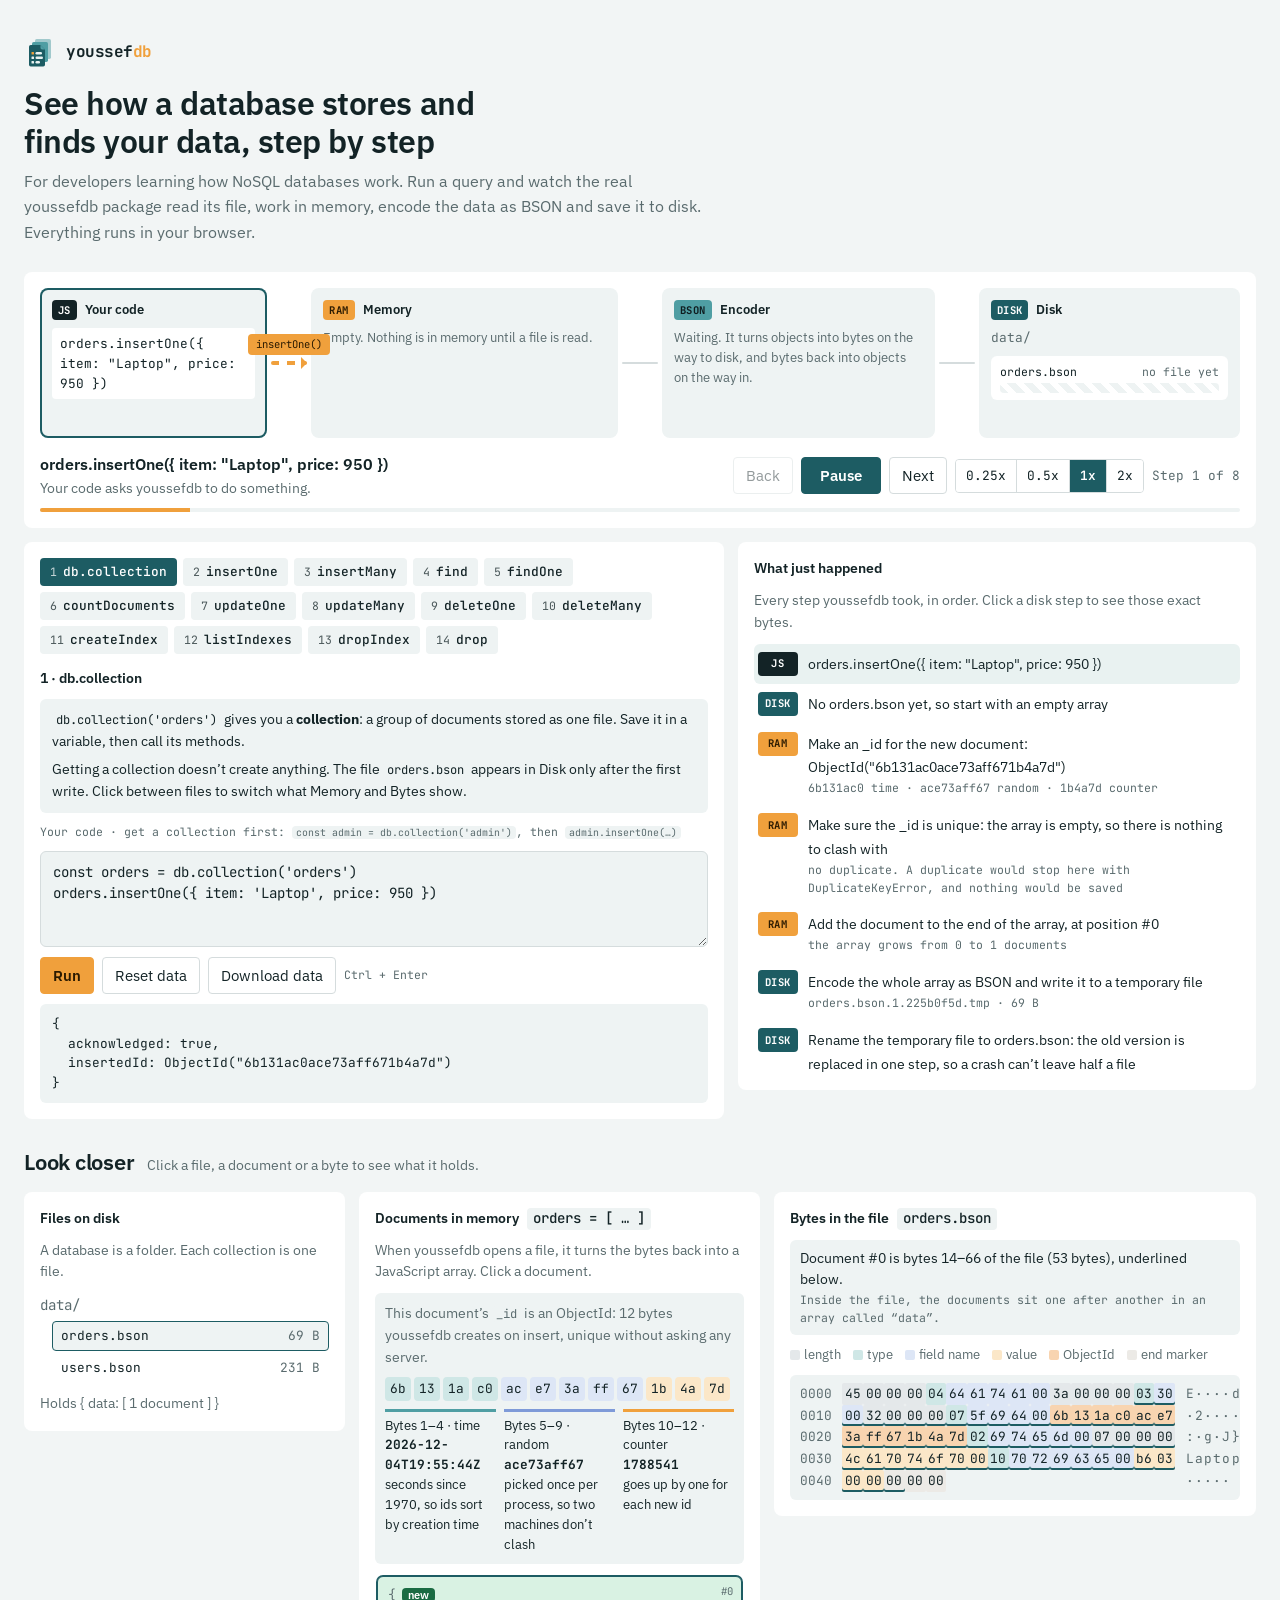
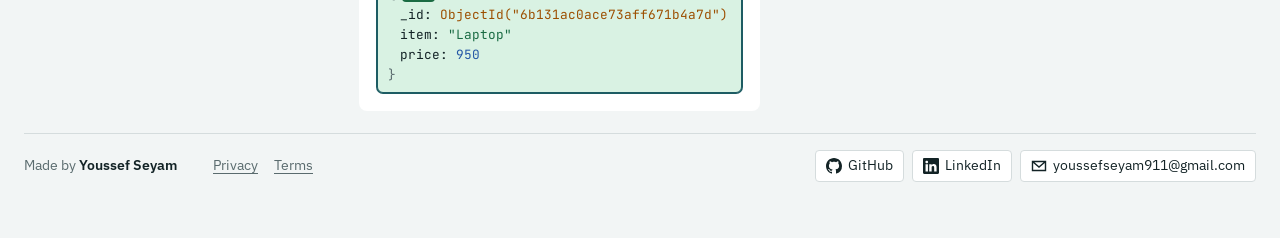
<file: docs/index.html>
<!doctype html><html lang="en"><head><meta charset="utf-8">
<meta name="viewport" content="width=device-width,initial-scale=1">
<title>Inside youssefdb</title>
<meta name="description" content="Watch a NoSQL database work: the real youssefdb running in your browser, from code to memory to BSON bytes to disk.">
<link rel="icon" href="favicon.svg" type="image/svg+xml">
<link rel="icon" href="favicon-32.png" type="image/png" sizes="32x32">
<link rel="apple-touch-icon" href="apple-touch-icon.png">
<meta name="theme-color" content="#1d5c63">
<meta property="og:type" content="website"><meta property="og:site_name" content="Inside youssefdb">
<meta property="og:title" content="Inside youssefdb"><meta property="og:description" content="Watch a NoSQL database work: the real youssefdb running in your browser, from code to memory to BSON bytes to disk.">
<link rel="canonical" href="https://youssefseyam212.github.io/inside-youssefdb/"><meta property="og:url" content="https://youssefseyam212.github.io/inside-youssefdb/">
<meta property="og:image" content="https://youssefseyam212.github.io/inside-youssefdb/og-image.png"><meta property="og:image:width" content="1200"><meta property="og:image:height" content="630">
<meta name="twitter:card" content="summary_large_image">
<link rel="stylesheet" href="https://fonts.googleapis.com/css2?family=IBM+Plex+Sans:wght@400;500;600&family=JetBrains+Mono:wght@400;500;700&display=swap">
<style>
/* Layout: workbench. Top row: lessons | code | step timeline. Bottom row: the three places data lives (disk, memory, bytes). */
:root{
  --bg:#f2f5f5; --panel:#ffffff; --sunk:#eef3f3; --ink:#132326; --muted:#5a6b6e; --line:#d5dcdd;
  --teal:#1d5c63; --teal-2:#4f9ea3; --bar:#e9f2f1; --amber:#f0a03c; --amber-ink:#2b1a00;
  --t-str:#1a6b43; --t-num:#2457a6; --t-bool:#8a3fa0; --t-null:#685e56; --t-oid:#9c4f00; --t-date:#a3366a;
  --seg-len:#e4e8ea; --seg-type:#cfe7e6; --seg-key:#dde6f6; --seg-val:#fbe7c8; --seg-oid:#f8d4b0; --seg-end:#eceae6;
  --new:#d9f2e3; --chg:#fde7c4; --del:#f6dcdc; --hit:#dbe9fb; --focus:#1d5c63;
  --r-xs:2px; --r-sm:4px; --r:6px; --r-lg:8px;
  --fs-2xs:.66rem; --fs-xs:.72rem; --fs-sm:.8rem; --fs-md:.88rem; --fs-lg:1rem; --fs-xl:1.4rem; --fs-2xl:2rem;
  --s-h:2px; --s-1:4px; --s-1h:6px; --s-2:8px; --s-2h:10px; --s-3:12px; --s-3h:14px; --s-4:16px; --s-5:20px; --s-6:28px; --s-7:48px;
  --bad:#b42318; --on-solid:#fff; --on-teal-2:#0f1c1f; --oid-rnd:#7e9ad8;
  --sans:"IBM Plex Sans",system-ui,sans-serif; --mono:"JetBrains Mono",ui-monospace,Menlo,monospace;
}
@media (prefers-color-scheme: dark){ :root:not([data-theme="light"]){
  --bg:#0b1416; --panel:#132024; --sunk:#0f1a1d; --ink:#e4eeef; --muted:#93a7aa; --line:#25383c;
  --teal:#52a6ac; --teal-2:#86c6c8; --bar:#1b2b2f;
  --t-str:#6fd39b; --t-num:#8db6ff; --t-bool:#d39bf0; --t-null:#a9a39c; --t-oid:#ffb066; --t-date:#f08bbd;
  --seg-len:#1f2a2d; --seg-type:#17393b; --seg-key:#1d2a44; --seg-val:#3d2f17; --seg-oid:#4a2c12; --seg-end:#262422;
  --new:#173828; --chg:#3d2f12; --del:#3e1d1d; --hit:#17304d; --focus:#86c6c8; --bad:#ff8a80; --on-solid:#0b1416; color-scheme:dark } }
:root[data-theme="dark"]{
  --bg:#0b1416; --panel:#132024; --sunk:#0f1a1d; --ink:#e4eeef; --muted:#93a7aa; --line:#25383c;
  --teal:#52a6ac; --teal-2:#86c6c8; --bar:#1b2b2f;
  --t-str:#6fd39b; --t-num:#8db6ff; --t-bool:#d39bf0; --t-null:#a9a39c; --t-oid:#ffb066; --t-date:#f08bbd;
  --seg-len:#1f2a2d; --seg-type:#17393b; --seg-key:#1d2a44; --seg-val:#3d2f17; --seg-oid:#4a2c12; --seg-end:#262422;
  --new:#173828; --chg:#3d2f12; --del:#3e1d1d; --hit:#17304d; --focus:#86c6c8; --bad:#ff8a80; --on-solid:#0b1416; color-scheme:dark }

*{box-sizing:border-box}
body{background:var(--bg);color:var(--ink);font-family:var(--sans);font-size:15px;line-height:1.55}
.wrap{max-width:1440px;margin:0 auto;padding-inline:var(--s-4);padding-block:var(--s-5) var(--s-7);display:flex;flex-direction:column;gap:var(--s-3h)}
header{display:flex;align-items:center;gap:var(--s-3h);flex-wrap:wrap}
.brand{display:flex;align-items:center;gap:var(--s-2h)}
.brand b{font-family:var(--mono);font-size:var(--fs-xl);letter-spacing:-.03em}
.brand b span{color:var(--amber)}
.hero{flex-direction:column;align-items:flex-start;gap:var(--s-2);padding-block:var(--s-2) var(--s-3)}
.hero .brand b{font-size:var(--fs-lg)}
.hero h1{margin:var(--s-2) 0 0;font-size:var(--fs-2xl);line-height:1.2;font-weight:600;letter-spacing:-.015em;max-width:26ch;text-wrap:balance}
.lede{margin:0;color:var(--muted);font-size:var(--fs-lg);line-height:1.6;max-width:68ch}
@media (max-width:720px){.hero h1{font-size:var(--fs-xl)}.lede{font-size:var(--fs-md)}}

.work{display:grid;grid-template-columns:minmax(0,1.35fr) minmax(0,1fr);gap:var(--s-3h);align-items:start}
.inspect{display:flex;flex-direction:column;gap:var(--s-3);margin-top:var(--s-3)}
.inspect-head{display:flex;flex-wrap:wrap;align-items:baseline;gap:var(--s-1) var(--s-3)}
.section-title{font-size:var(--fs-xl);font-weight:600;margin:0;letter-spacing:-.01em}
.bottom{display:grid;grid-template-columns:minmax(0,.8fr) minmax(0,1fr) minmax(0,1.2fr);gap:var(--s-3h);align-items:start}
@media (max-width:1150px){.bottom{grid-template-columns:minmax(0,1fr) minmax(0,1fr)}.panel.files{grid-column:1/-1}}
@media (max-width:900px){.work{grid-template-columns:minmax(0,1fr)}}
@media (max-width:720px){.bottom{grid-template-columns:minmax(0,1fr)}}
.panel{background:var(--panel);border-radius:var(--r-lg);padding:var(--s-4);display:flex;flex-direction:column;gap:var(--s-2h);min-width:0}
.panel > h2,.panel > h3{font-size:var(--fs-md);color:var(--ink);margin:0;font-weight:600;display:flex;align-items:center;flex-wrap:wrap;gap:var(--s-2)}
.panel .where{font-family:var(--mono);text-transform:none;letter-spacing:0;font-weight:500;color:var(--ink);background:var(--sunk);border-radius:var(--r-sm);padding:0 var(--s-1h)}
.sub{margin:0;color:var(--muted);font-size:var(--fs-md)}
button{font:inherit;cursor:pointer;border-radius:var(--r-sm);border:1px solid var(--line);background:var(--panel);color:var(--ink);padding:var(--s-1h) var(--s-3)}
button:focus-visible,textarea:focus-visible,[tabindex]:focus-visible{outline:2px solid var(--focus);outline-offset:2px}
code{font-family:var(--mono);font-size:.86em;background:var(--sunk);padding:0 var(--s-1);border-radius:var(--r-sm)}

/* lessons */
.lesson-list{list-style:none;margin:0 0 var(--s-1);padding:0;display:flex;flex-wrap:wrap;gap:var(--s-1h)}
.lesson{display:flex;align-items:baseline;gap:var(--s-1h);padding:var(--s-1) var(--s-2h);border:0;background:var(--sunk);font-size:var(--fs-sm)}
.lesson:hover{background:var(--bar)}
.lesson[aria-current="true"]{background:var(--teal);color:var(--on-solid)}
.lesson .n{font-family:var(--mono);font-size:var(--fs-xs);opacity:.75}
.lesson .t{font-family:var(--mono);font-size:var(--fs-sm);font-weight:500}
@media (max-width:720px){
  .lesson-list{flex-wrap:nowrap;overflow-x:auto;padding-bottom:var(--s-1);scroll-snap-type:x proximity}
  .lesson-list li{flex:0 0 auto;scroll-snap-align:start}
}

/* code */
.explain{background:var(--sunk);border-radius:var(--r);padding:var(--s-2h) var(--s-3);font-size:var(--fs-md)}
.explain p{margin:0 0 var(--s-1h)}.explain p:last-child{margin:0}
textarea{font-family:var(--mono);font-size:var(--fs-md);color:var(--ink);background:var(--sunk);border:1px solid var(--line);border-radius:var(--r);padding:var(--s-2h) var(--s-3);width:100%;min-height:96px;resize:vertical;line-height:1.5}
.bar{display:flex;gap:var(--s-2);flex-wrap:wrap;align-items:center}
.run{background:var(--amber);border-color:var(--amber);color:var(--amber-ink);font-weight:600}
.hint{font-family:var(--mono);font-size:var(--fs-xs);color:var(--muted)}
pre.result{margin:0;font-family:var(--mono);font-size:var(--fs-sm);background:var(--sunk);border-radius:var(--r);padding:var(--s-2h) var(--s-3);max-height:180px;overflow:auto;white-space:pre}
pre.result.err{color:var(--bad)}

/* timeline */
.steps{list-style:none;margin:0;padding:0;display:flex;flex-direction:column;max-height:430px;overflow:auto}
.step{display:grid;grid-template-columns:40px minmax(0,1fr);gap:var(--s-2h);padding:var(--s-2) var(--s-1);border-radius:var(--r);cursor:default}
.step[data-has-bytes]{cursor:pointer}
.step[data-has-bytes]:hover{background:var(--sunk)}
.step[aria-selected="true"]{background:var(--bar)}
.step .ic{width:40px;height:24px;border-radius:var(--r-sm);display:flex;align-items:center;justify-content:center;font-family:var(--mono);font-size:var(--fs-2xs);letter-spacing:.04em;font-weight:700;background:var(--bar);color:var(--teal)}
.step .ic.disk{background:var(--teal);color:var(--on-solid)}
.step .ic.mem{background:var(--amber);color:var(--amber-ink)}
.step .ic.call{background:var(--ink);color:var(--panel)}
.step .tt{font-size:var(--fs-md)}
.step .dd{font-family:var(--mono);font-size:var(--fs-xs);color:var(--muted);overflow-wrap:anywhere}
.step.call{margin-top:var(--s-1h);border-top:1px dashed var(--line);padding-top:var(--s-2h)}
.step.call:first-child{margin-top:0;border-top:0;padding-top:var(--s-2)}
.empty{color:var(--muted);font-size:var(--fs-md);margin:0}

/* disk */
.tree{font-family:var(--mono);font-size:var(--fs-md);display:flex;flex-direction:column;gap:2px}
.tree .dir{color:var(--muted);padding:var(--s-h) 0}
.tree .file{margin-inline-start:var(--s-3);width:calc(100% - 12px)}
.file{display:flex;justify-content:space-between;gap:var(--s-2);width:100%;text-align:start;padding:var(--s-1) var(--s-2);border-radius:var(--r-sm);border:1px solid transparent;background:none;font-family:var(--mono);font-size:var(--fs-sm)}
.file:hover{background:var(--sunk)}
.file[aria-pressed="true"]{border-color:var(--teal);background:var(--sunk)}
.file .sz{color:var(--muted);font-variant-numeric:tabular-nums}
.file.flash{animation:flash 1.2s ease-out}
@keyframes flash{from{background:var(--chg)}to{background:transparent}}
.diskinfo{font-size:var(--fs-md);color:var(--muted);margin:0}

/* memory */
.memhead{font-family:var(--mono);font-size:var(--fs-sm);color:var(--muted)}
.docs{display:flex;flex-direction:column;gap:var(--s-2);max-height:520px;overflow:auto;padding:var(--s-h)}
.doc{border:1px solid var(--line);border-radius:var(--r);padding:var(--s-2) var(--s-2h);font-family:var(--mono);font-size:var(--fs-sm);cursor:pointer;background:var(--panel);position:relative}
.doc:hover{border-color:var(--teal-2)}
.doc[aria-selected="true"]{border-color:var(--teal);box-shadow:0 0 0 1px var(--teal)}
.doc .idx{position:absolute;top:6px;inset-inline-end:8px;font-size:var(--fs-2xs);color:var(--muted)}
.doc .tag{font-family:var(--sans);font-size:var(--fs-2xs);font-weight:600;border-radius:var(--r-sm);padding:0 var(--s-1h);margin-inline-start:var(--s-1h)}
.doc.new{background:var(--new)}.doc.new .tag{background:var(--t-str);color:var(--on-solid)}
.doc.chg .tag{background:var(--amber);color:var(--amber-ink)}
.doc.del{background:var(--del);opacity:.75;text-decoration:line-through}.doc.del .tag{background:var(--bad);color:var(--on-solid)}
.doc.hit{background:var(--hit)}.doc.hit .tag{background:var(--teal);color:var(--on-solid)}
.kv{display:block;padding-inline-start:var(--s-3);white-space:pre-wrap;overflow-wrap:anywhere}
.kv.changed{background:var(--chg);border-radius:var(--r-sm)}
.k{color:var(--ink)}
.v-str{color:var(--t-str)}.v-num{color:var(--t-num)}.v-bool{color:var(--t-bool)}.v-null{color:var(--t-null)}.v-oid{color:var(--t-oid)}.v-date{color:var(--t-date)}
.brace{color:var(--muted)}
.idxview{font-family:var(--mono);font-size:var(--fs-sm);display:flex;flex-direction:column;gap:var(--s-1h)}
.idxview .row{display:flex;gap:var(--s-2);flex-wrap:wrap;align-items:baseline}
.idxview .pos{background:var(--sunk);border-radius:var(--r-sm);padding:0 var(--s-1)}

/* object id */
.oid{background:var(--sunk);border-radius:var(--r);padding:var(--s-2h);display:flex;flex-direction:column;gap:var(--s-2)}
.oid .bytes{display:flex;gap:3px;flex-wrap:wrap}
.oid .b{font-family:var(--mono);font-size:var(--fs-sm);width:26px;text-align:center;border-radius:var(--r-sm);padding:var(--s-h) 0}
.oid .b.ts{background:var(--seg-type)}.oid .b.rnd{background:var(--seg-key)}.oid .b.cnt{background:var(--seg-val)}
.oid .legend{display:grid;grid-template-columns:repeat(3,minmax(0,1fr));gap:var(--s-2);font-size:var(--fs-sm)}
@media (max-width:500px){.oid .legend{grid-template-columns:minmax(0,1fr)}}
.oid .legend div{border-top:3px solid;padding-top:var(--s-1)}
.oid .legend .ts{border-color:var(--teal-2)}.oid .legend .rnd{border-color:var(--oid-rnd)}.oid .legend .cnt{border-color:var(--amber)}
.oid .legend b{display:block;font-family:var(--mono);font-size:var(--fs-sm)}

/* bytes */
.caption{min-height:44px;background:var(--sunk);border-radius:var(--r);padding:var(--s-2) var(--s-2h);font-size:var(--fs-md)}
.caption .r{font-family:var(--mono);font-size:var(--fs-xs);color:var(--muted)}
.hexwrap{overflow:auto;max-height:470px;background:var(--sunk);border-radius:var(--r)}
.hex{font-family:var(--mono);font-size:var(--fs-sm);line-height:1.7;padding:var(--s-2) var(--s-2h);min-width:max-content}
.hex .row{display:flex;gap:var(--s-2h);white-space:pre}
.hex .off{color:var(--muted);width:4ch}
.hex .cells{display:flex}
.hex .c{width:2.6ch;text-align:center;border-radius:var(--r-xs);cursor:default}
.hex .a{width:1.15ch;text-align:center}
.hex .ascii{display:flex;color:var(--muted)}
.s-len{background:var(--seg-len)}.s-type{background:var(--seg-type)}.s-key{background:var(--seg-key)}.s-val{background:var(--seg-val)}.s-oid{background:var(--seg-oid)}.s-end{background:var(--seg-end)}
.hex .on{outline:1.5px solid var(--ink);outline-offset:-1px}
.hex .indoc{box-shadow:inset 0 -2px 0 var(--teal)}
.keys{display:flex;flex-wrap:wrap;gap:6px 12px;font-size:var(--fs-sm);color:var(--muted)}
.keys span::before{content:"";display:inline-block;width:10px;height:10px;border-radius:var(--r-xs);margin-inline-end:var(--s-1);vertical-align:-1px;background:var(--sw)}
.more{align-self:flex-start;font-size:var(--fs-sm)}
@media (prefers-reduced-motion: reduce){.file.flash{animation:none}}

/* ---------- animated flow ---------- */
.flow{gap:var(--s-3h)}
.stage{display:grid;grid-template-columns:minmax(0,1fr) 44px minmax(0,1.35fr) 44px minmax(0,1.2fr) 44px minmax(0,1.15fr);align-items:stretch}
.station{border-radius:var(--r-lg);padding:var(--s-3);display:flex;flex-direction:column;gap:var(--s-2);min-width:0;min-height:150px;background:var(--sunk);box-shadow:inset 0 0 0 2px transparent;transition:box-shadow calc(.3s * var(--slow,1))}
.station h3{margin:0;font-size:var(--fs-sm);font-weight:600;display:flex;align-items:center;gap:var(--s-2)}
.station .ico{font-family:var(--mono);font-size:var(--fs-2xs);font-weight:700;letter-spacing:.04em;border-radius:var(--r-sm);padding:var(--s-h) var(--s-1h);background:var(--ink);color:var(--panel)}
.station .ico.mem{background:var(--amber);color:var(--amber-ink)}
.station .ico.enc{background:var(--teal-2);color:var(--on-teal-2)}
.station .ico.disk{background:var(--teal);color:var(--on-solid)}
.station.active{box-shadow:inset 0 0 0 2px var(--teal)}
.station.bad.active{box-shadow:inset 0 0 0 2px var(--bad)}
.sb{display:flex;flex-direction:column;gap:var(--s-2);min-width:0;font-size:var(--fs-md)}
.idle{margin:0;color:var(--muted);font-size:var(--fs-sm)}
.sb code.call{display:block;background:var(--panel);white-space:pre-wrap;overflow-wrap:anywhere;font-size:var(--fs-sm);padding:var(--s-1h) var(--s-2)}
.ret{font-family:var(--mono);font-size:var(--fs-sm);color:var(--t-str);overflow-wrap:anywhere}
.ret.bad{color:var(--bad)}

.pipe{position:relative;display:flex;align-items:center;justify-content:center}
.pipe .line{position:absolute;left:4px;right:4px;top:50%;height:2px;transform:translateY(-50%);border-radius:var(--r-xs);background:var(--line)}
.pipe.fwd .line,.pipe.back .line{height:4px;background:repeating-linear-gradient(90deg,var(--amber) 0 8px,transparent 8px 16px);background-size:16px 4px}
.pipe.fwd .line{animation:flowR calc(.6s * var(--slow,1)) linear infinite}
.pipe.back .line{animation:flowL calc(.6s * var(--slow,1)) linear infinite}
.pipe .line::after{content:"";position:absolute;top:50%;width:0;height:0;border:6px solid transparent;transform:translateY(-50%);opacity:0}
.pipe.fwd .line::after{right:-6px;border-left-color:var(--amber);opacity:1}
.pipe.back .line::after{left:-6px;border-right-color:var(--amber);opacity:1}
.pipe .pkt{position:relative;top:-18px;font-family:var(--mono);font-size:var(--fs-2xs);background:var(--amber);color:var(--amber-ink);border-radius:var(--r-sm);padding:var(--s-h) var(--s-2);white-space:nowrap;opacity:0;transition:opacity .2s}
.pipe.fwd .pkt,.pipe.back .pkt{opacity:1}
@keyframes flowR{to{background-position:16px 0}}
@keyframes flowL{to{background-position:-16px 0}}

.arrlabel{font-family:var(--mono);font-size:var(--fs-sm);color:var(--muted)}
.tiles{display:grid;grid-template-columns:repeat(auto-fill,minmax(92px,1fr));gap:var(--s-1h);max-height:210px;overflow:auto}
.tile{border:1px solid transparent;border-radius:var(--r);padding:var(--s-1) var(--s-2);background:var(--panel);display:flex;flex-direction:column;min-width:0}
.tile .ti{font-family:var(--mono);font-size:var(--fs-2xs);color:var(--muted)}
.tile .tt{font-size:var(--fs-xs);white-space:nowrap;overflow:hidden;text-overflow:ellipsis}
.tile.new{background:var(--new);border-color:var(--t-str)}
.tile.chg{background:var(--chg);border-color:var(--amber)}
.tile.hit{background:var(--hit);border-color:var(--t-num)}
.tile.del{background:var(--del);border-color:var(--bad);text-decoration:line-through;opacity:.7}
.tile.new.anim{animation:pop calc(.5s * var(--slow,1)) ease-out both}
.tile.chg.anim{animation:pulse calc(.9s * var(--slow,1)) ease-out}
.tile.del.anim{animation:fadeout calc(.9s * var(--slow,1)) ease-out both}
.tile.scan{animation:scan calc(.45s * var(--slow,1)) ease-out both;animation-delay:calc(var(--d) * var(--slow,1))}
.tile .mk{font-weight:600;color:var(--ink)}
.tile.cur{border-color:var(--amber);box-shadow:0 0 0 2px var(--amber);background:var(--chg)}
.tile.cur.anim{animation:pulse calc(.9s * var(--slow,1)) ease-out}
.tile.miss{opacity:.6}.tile.miss .mk{color:var(--bad)}
.tile.hit .mk{color:var(--t-str)}
.tile.skip{opacity:.4;border:1px dashed var(--line);background:transparent}
.tile.done{border-color:var(--teal-2)}
.itable{display:flex;flex-direction:column;gap:2px;font-family:var(--mono);font-size:var(--fs-xs);max-height:150px;overflow:auto}
.irow{display:grid;grid-template-columns:minmax(0,1fr) auto minmax(0,1fr);gap:var(--s-1h);padding:var(--s-h) var(--s-1h);border-radius:var(--r-sm);background:var(--panel);border:1px solid transparent}
.irow .ik{overflow:hidden;text-overflow:ellipsis;white-space:nowrap}
.irow .ia{color:var(--muted)}
.irow .ip span.now{background:var(--amber);color:var(--amber-ink);border-radius:var(--r-sm);padding:0 var(--s-1)}
.irow.hit{border-color:var(--t-num);background:var(--hit);font-weight:600}
.irow.cur{border-color:var(--amber)}
.irow.more{color:var(--muted);display:block}
.cmp{display:flex;flex-direction:column;gap:2px}
.cmprow{font-family:var(--mono);font-size:var(--fs-xs);padding:var(--s-h) var(--s-1h);border-radius:var(--r-sm);overflow-wrap:anywhere}
.cmprow.ok{background:var(--new)}.cmprow.bad{background:var(--del)}
.verdict{font-size:var(--fs-sm);font-weight:600;padding:var(--s-1) var(--s-2);border-radius:var(--r-sm);background:var(--panel)}
.verdict.ok{background:var(--new)}
.newdoc{font-family:var(--mono);font-size:var(--fs-xs);border:1px solid var(--t-str);background:var(--new);border-radius:var(--r);padding:var(--s-1) var(--s-2);overflow-wrap:anywhere}
.newdoc.anim{animation:pop calc(.5s * var(--slow,1)) ease-out both}
.newdoc .nk{font-weight:600}
.oidp .ts,.oidlegend .ts{border-bottom:2px solid var(--teal-2)}
.oidp .rnd,.oidlegend .rnd{border-bottom:2px solid var(--oid-rnd)}
.oidp .cnt,.oidlegend .cnt{border-bottom:2px solid var(--amber)}
.oidlegend{display:flex;gap:var(--s-3);font-size:var(--fs-xs);color:var(--muted)}
@keyframes pop{from{transform:scale(.4);opacity:0}70%{transform:scale(1.08)}to{transform:scale(1);opacity:1}}
@keyframes pulse{0%{box-shadow:0 0 0 0 var(--amber)}100%{box-shadow:0 0 0 8px transparent}}
@keyframes fadeout{from{opacity:1;transform:scale(1)}to{opacity:.7;transform:scale(.94)}}
@keyframes scan{0%{outline:2px solid var(--teal);outline-offset:0}100%{outline:2px solid transparent;outline-offset:3px}}

.encmode{font-size:var(--fs-sm);font-weight:600}
.focus{font-family:var(--mono);font-size:var(--fs-xs);color:var(--muted);overflow:hidden;text-overflow:ellipsis;white-space:nowrap}
.strip{display:grid;height:22px;gap:2px}
.strip .blk{border-radius:var(--r-xs);min-width:2px}
.striplabels{display:flex;flex-wrap:wrap;gap:2px 10px;font-size:var(--fs-xs);color:var(--muted)}
.striplabels b{color:var(--ink);font-family:var(--mono);font-weight:500}
.stripnote{font-size:var(--fs-xs);color:var(--muted)}

.folder{font-family:var(--mono);font-size:var(--fs-sm);color:var(--muted)}
.frow{display:grid;grid-template-columns:minmax(0,1fr) auto;gap:2px 8px;align-items:center;border:1px solid transparent;border-radius:var(--r);padding:var(--s-1h) var(--s-2);background:var(--panel)}
.frow .fname{font-family:var(--mono);font-size:var(--fs-xs);overflow:hidden;text-overflow:ellipsis;white-space:nowrap}
.frow .fsz{font-family:var(--mono);font-size:var(--fs-xs);color:var(--muted)}
.frow .fbar{grid-column:1/-1}
.fbar{display:flex;height:10px;border-radius:var(--r-sm);overflow:hidden;gap:1px;background:var(--sunk)}
.fbar.empty{background:repeating-linear-gradient(45deg,var(--sunk) 0 6px,transparent 6px 12px)}
.fbar.dim{opacity:.5}
.fbar .seg.hdr{background:var(--seg-len)}
.fbar .seg.doc{background:var(--teal-2)}
.fbar .seg.doc.alt{background:var(--teal)}
.frow.reading{border-color:var(--teal);animation:pulse calc(.9s * var(--slow,1)) ease-out}
.frow.tmp{border:1px dashed var(--line);opacity:.9}
.fbar.fill .seg{transform-origin:left;animation:grow calc(1.1s * var(--slow,1)) ease-out both;background:var(--amber)}
@keyframes grow{from{transform:scaleX(0)}to{transform:scaleX(1)}}
.frow.swap{animation:swapin calc(.7s * var(--slow,1)) ease-out;border-color:var(--amber)}
@keyframes swapin{from{transform:translateY(16px);opacity:.3}to{transform:none;opacity:1}}
.frow.pending{border:1px dashed var(--line)}

.flowfoot{display:grid;grid-template-columns:minmax(0,1fr) auto;gap:8px 16px;align-items:center}
.flowcap{margin:0;display:flex;flex-direction:column;gap:2px;min-height:48px}
.flowcap b{font-size:var(--fs-lg);font-weight:600}
.flowcap span{color:var(--muted);font-size:var(--fs-md)}
.controls{display:flex;gap:var(--s-2);align-items:center;flex-wrap:wrap}
.controls .primary{background:var(--teal);border-color:var(--teal);color:var(--on-solid);min-width:80px;font-weight:600}
.controls button:disabled{opacity:.45;cursor:default}
.speed{display:inline-flex;border:1px solid var(--line);border-radius:var(--r-sm);overflow:hidden}
.speed button{border:0;border-radius:0;padding:var(--s-1h) var(--s-2h);font-family:var(--mono);font-size:var(--fs-sm)}
.speed button+button{border-left:1px solid var(--line)}
.speed button[aria-pressed="true"]{background:var(--teal);color:var(--on-solid);font-weight:600}
.count{font-family:var(--mono);font-size:var(--fs-sm);color:var(--muted);font-variant-numeric:tabular-nums;min-width:11ch}
.progress{grid-column:1/-1;height:4px;background:var(--sunk);border-radius:var(--r-xs);overflow:hidden}
.progress span{display:block;height:100%;width:0;background:var(--amber);transition:width .3s}
.step[aria-current="true"]{background:var(--bar)}
.step{cursor:pointer}

@media (max-width:1000px){
  .stage{grid-template-columns:minmax(0,1fr);grid-template-rows:auto}
  .station{min-height:0}
  .pipe{height:40px}
  .pipe .line{left:50%;right:auto;top:4px;bottom:4px;width:4px;height:auto;transform:translateX(-50%)}
  .pipe.fwd .line,.pipe.back .line{background:repeating-linear-gradient(180deg,var(--amber) 0 8px,transparent 8px 16px);background-size:4px 16px}
  .pipe.fwd .line{animation:flowD calc(.6s * var(--slow,1)) linear infinite}
  .pipe.back .line{animation:flowU calc(.6s * var(--slow,1)) linear infinite}
  .pipe .line::after{display:none}
  .pipe .pkt{top:0;left:24px}
  .flowfoot{grid-template-columns:minmax(0,1fr)}
}
@keyframes flowD{to{background-position:0 16px}}
@keyframes flowU{to{background-position:0 -16px}}
@media (prefers-reduced-motion: reduce){
  .pipe .line,.tile,.frow,.fbar .seg,.station{animation:none!important;transition:none!important}
}
@media (max-width:1000px){
  .flowfoot{position:sticky;bottom:env(safe-area-inset-bottom,0px);background:var(--panel);padding-block:var(--s-2h) var(--s-1h);z-index:2;border-top:1px solid var(--line)}
}

/* footer */
.site-foot{display:flex;flex-wrap:wrap;align-items:center;justify-content:space-between;gap:10px 20px;border-top:1px solid var(--line);padding-top:var(--s-4);margin-top:var(--s-2);font-size:var(--fs-md);color:var(--muted)}
.site-foot .made{margin:0}
.site-foot .made b{color:var(--ink);font-weight:600}
.site-foot .links{display:flex;flex-wrap:wrap;gap:var(--s-2);min-width:0}
.site-foot a{display:inline-flex;align-items:center;gap:var(--s-1h);color:var(--ink);text-decoration:none;border:1px solid var(--line);border-radius:var(--r-sm);padding:var(--s-1) var(--s-2h);background:var(--panel);overflow-wrap:anywhere;min-width:0}
.site-foot a:hover{border-color:var(--teal);color:var(--teal)}
.site-foot a:focus-visible{outline:2px solid var(--focus);outline-offset:2px}

.icon{display:inline-block;vertical-align:-1px;flex:none}
.cmprow.ok .icon,.verdict.ok .icon,.tile.hit .mk{color:var(--t-str)}
.cmprow.bad .icon,.ret.bad .icon,.tile.del .icon{color:var(--bad)}

/* footer legal links */
.site-foot .legal{display:flex;gap:var(--s-4);margin-right:auto;margin-left:var(--s-4)}
.site-foot .legal a{border:0;background:none;padding:0;color:var(--muted);text-decoration:underline;text-underline-offset:3px}
.site-foot .legal a:hover{color:var(--teal)}
@media (max-width:640px){.site-foot .legal{margin-left:0;width:100%}}

/* legal pages */
a.brand{color:var(--ink);text-decoration:none}
a.brand:focus-visible{outline:2px solid var(--focus);outline-offset:4px;border-radius:var(--r-sm)}
.legal-page{max-width:68ch;padding-block:var(--s-5) var(--s-4)}
.legal-page h1{font-size:var(--fs-xl);line-height:1.25;margin:0 0 var(--s-1)}
.legal-page h2{font-size:var(--fs-lg);margin:var(--s-6) 0 var(--s-1h);text-transform:none;letter-spacing:0;color:var(--ink);font-weight:600}
.legal-page p{margin:0 0 var(--s-3);line-height:1.65}
.legal-page .meta{color:var(--muted);font-size:var(--fs-md)}
.legal-page a{color:var(--teal)}
.review{background:var(--chg);color:var(--ink);border-radius:var(--r-sm);padding:var(--s-h) var(--s-1h);font-family:var(--mono);font-size:var(--fs-sm)}
p.review{display:inline-block}
</style></head><body>
<svg width="0" height="0" style="position:absolute" aria-hidden="true"><defs>
  <symbol id="mark" viewBox="0 0 64 64">
    <rect x="22" y="6" width="32" height="40" rx="3.5" fill="#4f9ea3" opacity=".5"/>
    <rect x="16" y="12" width="32" height="40" rx="3.5" fill="#4f9ea3"/>
    <path d="M13.5 18H33l9 9v30.5a3.5 3.5 0 0 1-3.5 3.5h-25a3.5 3.5 0 0 1-3.5-3.5v-36A3.5 3.5 0 0 1 13.5 18z" fill="#1d5c63"/>
    <path d="M33 18v5.5a3.5 3.5 0 0 0 3.5 3.5H42z" fill="#4f9ea3"/>
    <rect x="15" y="32" width="5" height="5" rx="1" fill="#f0a03c"/><rect x="23" y="32" width="13" height="5" rx="2.5" fill="#e9f2f1"/>
    <rect x="15" y="41" width="5" height="5" rx="1" fill="#e9f2f1"/><rect x="23" y="41" width="15" height="5" rx="2.5" fill="#e9f2f1"/>
    <rect x="15" y="50" width="5" height="5" rx="1" fill="#e9f2f1"/><rect x="23" y="50" width="9" height="5" rx="2.5" fill="#e9f2f1"/>
  </symbol></defs></svg>

<div class="wrap">
  <header class="hero">
    <div class="brand"><svg width="32" height="32" aria-hidden="true"><use href="#mark"/></svg><b>youssef<span>db</span></b></div>
    <h1>See how a database stores and finds your data, step by step</h1>
    <p class="lede">For developers learning how NoSQL databases work. Run a query and watch the real youssefdb package read its file, work in memory, encode the data as BSON and save it to disk. Everything runs in your browser.</p>
  </header>

  <section class="panel flow" aria-label="How your data moves">
    <div class="stage">
      <div class="station" id="st-code"><h3><span class="ico">JS</span>Your code</h3><div class="sb" id="sb-code"></div></div>
      <div class="pipe" id="p1"><span class="line"></span><span class="pkt"></span></div>
      <div class="station" id="st-mem"><h3><span class="ico mem">RAM</span>Memory</h3><div class="sb" id="sb-mem"></div></div>
      <div class="pipe" id="p2"><span class="line"></span><span class="pkt"></span></div>
      <div class="station" id="st-enc"><h3><span class="ico enc">BSON</span>Encoder</h3><div class="sb" id="sb-enc"></div></div>
      <div class="pipe" id="p3"><span class="line"></span><span class="pkt"></span></div>
      <div class="station" id="st-disk"><h3><span class="ico disk">DISK</span>Disk</h3><div class="sb" id="sb-disk"></div></div>
    </div>
    <div class="flowfoot">
      <p class="flowcap" id="flowcap" aria-live="polite"></p>
      <div class="controls">
        <button type="button" id="prev">Back</button>
        <button type="button" id="play" class="primary">Play</button>
        <button type="button" id="next">Next</button>
        <div class="speed" role="group" aria-label="Playback speed">
          <button type="button" data-speed="0.25" aria-pressed="false">0.25x</button>
          <button type="button" data-speed="0.5" aria-pressed="false">0.5x</button>
          <button type="button" data-speed="1" aria-pressed="true">1x</button>
          <button type="button" data-speed="2" aria-pressed="false">2x</button>
        </div>
        <span class="count" id="flowcount"></span>
      </div>
      <div class="progress"><span id="flowbar"></span></div>
    </div>
  </section>

  <div class="work">
    <main class="panel lesson-panel">
      <nav aria-label="Lessons"><ol id="lessons" class="lesson-list"></ol></nav>
      <h2 id="ltitle">Lesson</h2>
      <div class="explain" id="explain"></div>
      <label for="code" class="hint">Your code · get a collection first: <code>const admin = db.collection('admin')</code>, then <code>admin.insertOne(…)</code></label>
      <textarea id="code" spellcheck="false" autocomplete="off"></textarea>
      <div class="bar">
        <button type="button" class="run" id="run">Run</button>
        <button type="button" id="reset">Reset data</button>
        <button type="button" id="download">Download data</button>
        <span class="hint">Ctrl + Enter</span>
      </div>
      <pre class="result" id="result" aria-live="polite"></pre>
    </main>

    <section class="panel">
      <h2>What just happened</h2>
      <p class="sub">Every step youssefdb took, in order. Click a disk step to see those exact bytes.</p>
      <ol class="steps" id="steps"></ol>
    </section>
  </div>

  <section class="inspect" aria-labelledby="inspect-title">
    <div class="inspect-head">
      <h2 id="inspect-title" class="section-title">Look closer</h2>
      <p class="sub">Click a file, a document or a byte to see what it holds.</p>
    </div>
    <div class="bottom">
    <section class="panel files">
      <h3>Files on disk</h3>
      <p class="sub">A database is a folder. Each collection is one file.</p>
      <div class="tree" id="tree"></div>
      <p class="diskinfo" id="diskinfo"></p>
    </section>

    <section class="panel">
      <h3>Documents in memory <span class="where" id="memwhere"></span></h3>
      <p class="sub" id="memsub">When youssefdb opens a file, it turns the bytes back into a JavaScript array. Click a document.</p>
      <div id="oid"></div>
      <div class="docs" id="docs"></div>
    </section>

    <section class="panel">
      <h3>Bytes in the file <span class="where" id="byteswhere"></span></h3>
      <div class="caption" id="caption">Point at any byte to see what it means.</div>
      <div class="keys">
        <span style="--sw:var(--seg-len)">length</span><span style="--sw:var(--seg-type)">type</span><span style="--sw:var(--seg-key)">field name</span><span style="--sw:var(--seg-val)">value</span><span style="--sw:var(--seg-oid)">ObjectId</span><span style="--sw:var(--seg-end)">end marker</span>
      </div>
      <div class="hexwrap" id="hexwrap"><div class="hex" id="hex"></div></div>
      <button type="button" class="more" id="more" hidden>Show all bytes</button>
    </section>
    </div>
  </section>

<footer class="site-foot">
  <p class="made">Made by <b>Youssef Seyam</b></p>
  <nav class="legal" aria-label="Legal"><a href="privacy/">Privacy</a><a href="terms/">Terms</a></nav>
  <nav class="links" aria-label="Contact">
    <a href="https://github.com/youssefseyam212" target="_blank" rel="noopener">
      <svg width="16" height="16" viewBox="0 0 16 16" aria-hidden="true"><path fill="currentColor" d="M8 0C3.58 0 0 3.58 0 8c0 3.54 2.29 6.53 5.47 7.59.4.07.55-.17.55-.38 0-.19-.01-.82-.01-1.49-2.01.37-2.53-.49-2.69-.94-.09-.23-.48-.94-.82-1.13-.28-.15-.68-.52-.01-.53.63-.01 1.08.58 1.23.82.72 1.21 1.87.87 2.33.66.07-.52.28-.87.51-1.07-1.78-.2-3.64-.89-3.64-3.95 0-.87.31-1.59.82-2.15-.08-.2-.36-1.02.08-2.12 0 0 .67-.21 2.2.82.64-.18 1.32-.27 2-.27.68 0 1.36.09 2 .27 1.53-1.04 2.2-.82 2.2-.82.44 1.1.16 1.92.08 2.12.51.56.82 1.27.82 2.15 0 3.07-1.87 3.75-3.65 3.95.29.25.54.73.54 1.48 0 1.07-.01 1.93-.01 2.2 0 .21.15.46.55.38A8.013 8.013 0 0016 8c0-4.42-3.58-8-8-8z"/></svg>
      GitHub
    </a>
    <a href="https://www.linkedin.com/in/youssef-seyam-697679265/" target="_blank" rel="noopener">
      <svg width="16" height="16" viewBox="0 0 16 16" aria-hidden="true"><path fill="currentColor" d="M0 1.15C0 .52.52 0 1.18 0h13.64C15.48 0 16 .52 16 1.15v13.7c0 .63-.52 1.15-1.18 1.15H1.18C.52 16 0 15.48 0 14.85V1.15zm4.94 12.24V6.17H2.54v7.22h2.4zM3.74 5.18c.84 0 1.36-.55 1.36-1.25-.02-.71-.52-1.25-1.34-1.25-.82 0-1.36.54-1.36 1.25 0 .7.52 1.25 1.33 1.25h.01zm4.91 8.21V9.36c0-.22.02-.43.08-.59.17-.43.57-.88 1.23-.88.87 0 1.22.66 1.22 1.63v3.87h2.4V9.25c0-2.22-1.18-3.25-2.76-3.25-1.27 0-1.84.7-2.16 1.19v.03h-.02l.02-.03V6.17h-2.4c.03.68 0 7.22 0 7.22h2.4z"/></svg>
      LinkedIn
    </a>
    <a href="mailto:youssefseyam911@gmail.com">
      <svg width="16" height="16" viewBox="0 0 16 16" aria-hidden="true"><path fill="none" stroke="currentColor" stroke-width="1.4" d="M1.5 3.5h13v9h-13z M1.5 3.5 8 9l6.5-5.5"/></svg>
      youssefseyam911@gmail.com
    </a>
  </nav>
</footer>
</div>
<script>
var process=globalThis.process||{pid:1,cwd:function(){return '/'},env:{}};
var YDB=(()=>{var Ht=Object.defineProperty;var Ns=Object.getOwnPropertyDescriptor;var Os=Object.getOwnPropertyNames;var Es=Object.prototype.hasOwnProperty;var c=(e,t)=>Ht(e,"name",{value:t,configurable:!0});var Is=(e,t)=>()=>(e&&(t=e(e=0)),t);var x=(e,t)=>()=>(t||e((t={exports:{}}).exports,t),t.exports),Ts=(e,t)=>{for(var n in t)Ht(e,n,{get:t[n],enumerable:!0})},$s=(e,t,n,r)=>{if(t&&typeof t=="object"||typeof t=="function")for(let s of Os(t))!Es.call(e,s)&&s!==n&&Ht(e,s,{get:()=>t[s],enumerable:!(r=Ns(t,s))||r.enumerable});return e};var Jt=e=>$s(Ht({},"__esModule",{value:!0}),e);var Ft={};Ts(Ft,{BSON:()=>di,BSONError:()=>h,BSONOffsetError:()=>H,BSONRegExp:()=>rt,BSONRuntimeError:()=>Tt,BSONSymbol:()=>dt,BSONType:()=>jn,BSONValue:()=>F,BSONVersionError:()=>tt,Binary:()=>_,Code:()=>et,DBRef:()=>K,Decimal128:()=>gt,Double:()=>ft,EJSON:()=>wt,Int32:()=>ct,Long:()=>p,MaxKey:()=>yt,MinKey:()=>mt,ObjectId:()=>nt,Timestamp:()=>lt,UUID:()=>ot,calculateObjectSize:()=>Gn,deserialize:()=>Kn,deserializeStream:()=>Xn,onDemand:()=>$t,serialize:()=>Wn,serializeWithBufferAndIndex:()=>Zn,setInternalBufferSize:()=>Yn});function St(e){return As(e)==="Uint8Array"}function Re(e){return typeof e=="object"&&e!=null&&Symbol.toStringTag in e&&(e[Symbol.toStringTag]==="ArrayBuffer"||e[Symbol.toStringTag]==="SharedArrayBuffer")}function Bt(e){return e instanceof RegExp||Object.prototype.toString.call(e)==="[object RegExp]"}function je(e){return typeof e=="object"&&e!=null&&Symbol.toStringTag in e&&e[Symbol.toStringTag]==="Map"}function Nt(e){return e instanceof Date||Object.prototype.toString.call(e)==="[object Date]"}function M(e,t){return JSON.stringify(e,(n,r)=>typeof r=="bigint"?{$numberLong:`${r}`}:je(r)?Object.fromEntries(r):r)}function _s(e){if(e!=null&&typeof e=="object"&&"stylize"in e&&typeof e.stylize=="function")return e.stylize}function Cn(e,t,n,r){if(r){sn??=new TextDecoder("utf8",{fatal:!0});try{return sn.decode(e.subarray(t,n))}catch(s){throw new h("Invalid UTF-8 string in BSON document",{cause:s})}}return on??=new TextDecoder("utf8",{fatal:!1}),on.decode(e.subarray(t,n))}function zn(e,t,n){if(e.length===0)return"";let r=n-t;if(r===0)return"";if(r>20)return null;if(r===1&&e[t]<128)return String.fromCharCode(e[t]);if(r===2&&e[t]<128&&e[t+1]<128)return String.fromCharCode(e[t])+String.fromCharCode(e[t+1]);if(r===3&&e[t]<128&&e[t+1]<128&&e[t+2]<128)return String.fromCharCode(e[t])+String.fromCharCode(e[t+1])+String.fromCharCode(e[t+2]);let s=[];for(let i=t;i<n;i++){let f=e[i];if(f>127)return null;s.push(f)}return String.fromCharCode(...s)}function Ds(e,t,n){if(t.length===0)return 0;if(t.length>25||e.length-n<t.length)return null;for(let r=0,s=n;r<t.length;r++,s++){let i=t.charCodeAt(r);if(i>127)return null;e[s]=i}return t.length}function Rs(e){return Q.fromNumberArray(Array.from({length:e},()=>Math.floor(Math.random()*256)))}function Cs(){let{navigator:e}=globalThis;return typeof e=="object"&&e.product==="ReactNative"}function zs(e){if(e<0)throw new RangeError(`The argument 'byteLength' is invalid. Received ${e}`);return jt.fromNumberArray(Array.from({length:e},()=>Math.floor(Math.random()*256)))}function X(e){if(e.sub_type!==_.SUBTYPE_VECTOR)return;let t=e.position,n=e.buffer[0],r=e.buffer[1];if((n===_.VECTOR_TYPE.Float32||n===_.VECTOR_TYPE.Int8)&&r!==0)throw new h("Invalid Vector: padding must be zero for int8 and float32 vectors");if(n===_.VECTOR_TYPE.Float32&&t!==0&&t-2!==0&&(t-2)%4!==0)throw new h("Invalid Vector: Float32 vector must contain a multiple of 4 bytes");if(n===_.VECTOR_TYPE.PackedBit&&r!==0&&t===2)throw new h("Invalid Vector: padding must be zero for packed bit vectors that are empty");if(n===_.VECTOR_TYPE.PackedBit&&r>7)throw new h(`Invalid Vector: padding must be a value between 0 and 7. found: ${r}`)}function Pn(e){return e!=null&&typeof e=="object"&&"$id"in e&&e.$id!=null&&"$ref"in e&&typeof e.$ref=="string"&&(!("$db"in e)||"$db"in e&&typeof e.$db=="string")}function Fn(e){if(e==="")return e;let t=0,n=e[t]==="-",r=e[t]==="+";(r||n)&&(t+=1);let s=!1;for(;t<e.length&&e[t]==="0";++t)s=!0;return s?`${n?"-":""}${e.length===t?"0":e.slice(t)}`:r?e.slice(1):e}function ks(e,t){t=t??10;let n="0123456789abcdefghijklmnopqrstuvwxyz".slice(0,t);return new RegExp(`[^-+${n}]`,"i").test(e)?!1:e}function dn(e){return!isNaN(parseInt(e,10))}function ti(e){let t=p.fromNumber(1e9),n=p.fromNumber(0);if(!e.parts[0]&&!e.parts[1]&&!e.parts[2]&&!e.parts[3])return{quotient:e,rem:n};for(let r=0;r<=3;r++)n=n.shiftLeft(32),n=n.add(new p(e.parts[r],0)),e.parts[r]=n.div(t).low,n=n.modulo(t);return{quotient:e,rem:n}}function ei(e,t){if(!e&&!t)return{high:p.fromNumber(0),low:p.fromNumber(0)};let n=e.shiftRightUnsigned(32),r=new p(e.getLowBits(),0),s=t.shiftRightUnsigned(32),i=new p(t.getLowBits(),0),f=n.multiply(s),l=n.multiply(i),o=r.multiply(s),d=r.multiply(i);return f=f.add(l.shiftRightUnsigned(32)),l=new p(l.getLowBits(),0).add(o).add(d.shiftRightUnsigned(32)),f=f.add(l.shiftRightUnsigned(32)),d=l.shiftLeft(32).add(new p(d.getLowBits(),0)),{high:f,low:d}}function ni(e,t){let n=e.high>>>0,r=t.high>>>0;if(n<r)return!0;if(n===r){let s=e.low>>>0,i=t.low>>>0;if(s<i)return!0}return!1}function W(e,t){throw new h(`"${e}" is not a valid Decimal128 string - ${t}`)}function Yt(e,t,n){let r=5;if(Array.isArray(e))for(let s=0;s<e.length;s++)r+=wn(s.toString(),e[s],t,!0,n);else{typeof e?.toBSON=="function"&&(e=e.toBSON());for(let s of Object.keys(e))r+=wn(s,e[s],t,!1,n)}return r}function wn(e,t,n=!1,r=!1,s=!1){switch(typeof t?.toBSON=="function"&&(t=t.toBSON()),typeof t){case"string":return 1+u.utf8ByteLength(e)+1+4+u.utf8ByteLength(t)+1;case"number":return Math.floor(t)===t&&t>=On&&t<=Nn&&t>=zt&&t<=Ct?(e!=null?u.utf8ByteLength(e)+1:0)+5:(e!=null?u.utf8ByteLength(e)+1:0)+9;case"undefined":return r||!s?(e!=null?u.utf8ByteLength(e)+1:0)+1:0;case"boolean":return(e!=null?u.utf8ByteLength(e)+1:0)+2;case"object":if(t!=null&&typeof t._bsontype=="string"&&t[It]!==ht)throw new tt;if(t==null||t._bsontype==="MinKey"||t._bsontype==="MaxKey")return(e!=null?u.utf8ByteLength(e)+1:0)+1;if(t._bsontype==="ObjectId")return(e!=null?u.utf8ByteLength(e)+1:0)+13;if(t instanceof Date||Nt(t))return(e!=null?u.utf8ByteLength(e)+1:0)+9;if(ArrayBuffer.isView(t)||t instanceof ArrayBuffer||Re(t))return(e!=null?u.utf8ByteLength(e)+1:0)+6+t.byteLength;if(t._bsontype==="Long"||t._bsontype==="Double"||t._bsontype==="Timestamp")return(e!=null?u.utf8ByteLength(e)+1:0)+9;if(t._bsontype==="Decimal128")return(e!=null?u.utf8ByteLength(e)+1:0)+17;if(t._bsontype==="Code")return t.scope!=null&&Object.keys(t.scope).length>0?(e!=null?u.utf8ByteLength(e)+1:0)+1+4+4+u.utf8ByteLength(t.code.toString())+1+Yt(t.scope,n,s):(e!=null?u.utf8ByteLength(e)+1:0)+1+4+u.utf8ByteLength(t.code.toString())+1;if(t._bsontype==="Binary"){let i=t;return i.sub_type===_.SUBTYPE_BYTE_ARRAY?(e!=null?u.utf8ByteLength(e)+1:0)+(i.position+1+4+1+4):(e!=null?u.utf8ByteLength(e)+1:0)+(i.position+1+4+1)}else{if(t._bsontype==="Symbol")return(e!=null?u.utf8ByteLength(e)+1:0)+u.utf8ByteLength(t.value)+4+1+1;if(t._bsontype==="DBRef"){let i=Object.assign({$ref:t.collection,$id:t.oid},t.fields);return t.db!=null&&(i.$db=t.db),(e!=null?u.utf8ByteLength(e)+1:0)+1+Yt(i,n,s)}else return t instanceof RegExp||Bt(t)?(e!=null?u.utf8ByteLength(e)+1:0)+1+u.utf8ByteLength(t.source)+1+(t.global?1:0)+(t.ignoreCase?1:0)+(t.multiline?1:0)+1:t._bsontype==="BSONRegExp"?(e!=null?u.utf8ByteLength(e)+1:0)+1+u.utf8ByteLength(t.pattern)+1+u.utf8ByteLength(t.options)+1:(e!=null?u.utf8ByteLength(e)+1:0)+Yt(t,n,s)+1}case"function":return n?(e!=null?u.utf8ByteLength(e)+1:0)+1+4+u.utf8ByteLength(t.toString())+1:0;case"bigint":return(e!=null?u.utf8ByteLength(e)+1:0)+9;case"symbol":return 0;default:throw new h(`Unrecognized JS type: ${typeof t}`)}}function ri(e){return e.split("").sort().join("")}function qn(e,t,n){t=t??{};let r=t&&t.index?t.index:0,s=T.getInt32LE(e,r);if(s<5)throw new h(`bson size must be >= 5, is ${s}`);if(t.allowObjectSmallerThanBufferSize&&e.length<s)throw new h(`buffer length ${e.length} must be >= bson size ${s}`);if(!t.allowObjectSmallerThanBufferSize&&e.length!==s)throw new h(`buffer length ${e.length} must === bson size ${s}`);if(s+r>e.byteLength)throw new h(`(bson size ${s} + options.index ${r} must be <= buffer length ${e.byteLength})`);if(e[r+s-1]!==0)throw new h("One object, sized correctly, with a spot for an EOO, but the EOO isn't 0x00");return Wt(e,r,t,n)}function Wt(e,t,n,r=!1){let s=n.fieldsAsRaw==null?null:n.fieldsAsRaw,i=n.raw==null?!1:n.raw,f=typeof n.bsonRegExp=="boolean"?n.bsonRegExp:!1,l=n.promoteBuffers??!1,o=n.promoteLongs??!0,d=n.promoteValues??!0,g=n.useBigInt64??!1;if(g&&!d)throw new h("Must either request bigint or Long for int64 deserialization");if(g&&!o)throw new h("Must either request bigint or Long for int64 deserialization");let a=n.validation==null?{utf8:!0}:n.validation,y=!0,w,m,I=a.utf8;if(typeof I=="boolean")w=I;else{y=!1;let E=Object.keys(I).map(function($){return I[$]});if(E.length===0)throw new h("UTF-8 validation setting cannot be empty");if(typeof E[0]!="boolean")throw new h("Invalid UTF-8 validation option, must specify boolean values");if(w=E[0],!E.every($=>$===w))throw new h("Invalid UTF-8 validation option - keys must be all true or all false")}if(!y){m=new Set;for(let E of Object.keys(I))m.add(E)}let A=t;if(e.length<5)throw new h("corrupt bson message < 5 bytes long");let j=T.getInt32LE(e,t);if(t+=4,j<5||j>e.length)throw new h("corrupt bson message");let O=r?[]:{},P=0,B=r?!1:null;for(;;){let E=e[t++];if(E===0)break;let $=t;for(;e[$]!==0&&$<e.length;)$++;if($>=e.byteLength)throw new h("Bad BSON Document: illegal CString");let Z=r?P++:u.toUTF8(e,t,$,!1),C=!0;y||m?.has(Z)?C=w:C=!w,B!==!1&&Z[0]==="$"&&(B=fi.test(Z));let N;if(t=$+1,E===En){let b=T.getInt32LE(e,t);if(t+=4,b<=0||b>e.length-t||e[t+b-1]!==0)throw new h("bad string length in bson");N=u.toUTF8(e,t,t+b-1,C),t=t+b}else if(E===Tn){let b=u.allocateUnsafe(12);for(let S=0;S<12;S++)b[S]=e[t+S];N=new nt(b),t=t+12}else if(E===Rt&&d===!1)N=new ct(T.getInt32LE(e,t)),t+=4;else if(E===Rt)N=T.getInt32LE(e,t),t+=4;else if(E===Ce)N=T.getFloat64LE(e,t),t+=8,d===!1&&(N=new ft(N));else if(E===An){let b=T.getInt32LE(e,t),S=T.getInt32LE(e,t+4);t+=8,N=new Date(new p(b,S).toNumber())}else if(E===$n){if(e[t]!==0&&e[t]!==1)throw new h("illegal boolean type value");N=e[t++]===1}else if(E===ze){let b=t,S=T.getInt32LE(e,t);if(S<=0||S>e.length-t)throw new h("bad embedded document length in bson");if(i)N=e.subarray(t,t+S);else{let L=n;y||(L={...n,validation:{utf8:C}}),N=Wt(e,b,L,!1)}t=t+S}else if(E===In){let b=t,S=T.getInt32LE(e,t),L=n,k=t+S;if(s&&s[Z]&&(L={...n,raw:!0}),y||(L={...L,validation:{utf8:C}}),N=Wt(e,b,L,!0),t=t+S,e[t-1]!==0)throw new h("invalid array terminator byte");if(t!==k)throw new h("corrupted array bson")}else if(E===Ls)N=void 0;else if(E===Fe)N=null;else if(E===qe)if(g)N=T.getBigInt64LE(e,t),t+=8;else{let b=T.getInt32LE(e,t),S=T.getInt32LE(e,t+4);t+=8;let L=new p(b,S);o&&d===!0?N=L.lessThanOrEqual(ii)&&L.greaterThanOrEqual(oi)?L.toNumber():L:N=L}else if(E===xn){let b=u.allocateUnsafe(16);for(let S=0;S<16;S++)b[S]=e[t+S];t=t+16,N=new gt(b)}else if(E===Pe){let b=T.getInt32LE(e,t);t+=4;let S=b,L=e[t++];if(b<0)throw new h("Negative binary type element size found");if(b>e.byteLength)throw new h("Binary type size larger than document size");if(L===_.SUBTYPE_BYTE_ARRAY){if(b=T.getInt32LE(e,t),t+=4,b<0)throw new h("Negative binary type element size found for subtype 0x02");if(b>S-4)throw new h("Binary type with subtype 0x02 contains too long binary size");if(b<S-4)throw new h("Binary type with subtype 0x02 contains too short binary size")}l&&d?N=u.toLocalBufferType(e.subarray(t,t+b)):(N=new _(e.subarray(t,t+b),L),L===ke&&ot.isValid(N)&&(N=N.toUUID())),t=t+b}else if(E===Zt&&f===!1){for($=t;e[$]!==0&&$<e.length;)$++;if($>=e.length)throw new h("Bad BSON Document: illegal CString");let b=u.toUTF8(e,t,$,!1);for(t=$+1,$=t;e[$]!==0&&$<e.length;)$++;if($>=e.length)throw new h("Bad BSON Document: illegal CString");let S=u.toUTF8(e,t,$,!1);t=$+1;let L=new Array(S.length);for($=0;$<S.length;$++)switch(S[$]){case"m":L[$]="m";break;case"s":L[$]="g";break;case"i":L[$]="i";break}N=new RegExp(b,L.join(""))}else if(E===Zt&&f===!0){for($=t;e[$]!==0&&$<e.length;)$++;if($>=e.length)throw new h("Bad BSON Document: illegal CString");let b=u.toUTF8(e,t,$,!1);for(t=$+1,$=t;e[$]!==0&&$<e.length;)$++;if($>=e.length)throw new h("Bad BSON Document: illegal CString");let S=u.toUTF8(e,t,$,!1);t=$+1,N=new rt(b,S)}else if(E===_n){let b=T.getInt32LE(e,t);if(t+=4,b<=0||b>e.length-t||e[t+b-1]!==0)throw new h("bad string length in bson");let S=u.toUTF8(e,t,t+b-1,C);N=d?S:new dt(S),t=t+b}else if(E===Un)N=new lt({i:T.getUint32LE(e,t),t:T.getUint32LE(e,t+4)}),t+=8;else if(E===Dn)N=new mt;else if(E===Rn)N=new yt;else if(E===Me){let b=T.getInt32LE(e,t);if(t+=4,b<=0||b>e.length-t||e[t+b-1]!==0)throw new h("bad string length in bson");let S=u.toUTF8(e,t,t+b-1,C);N=new et(S),t=t+b}else if(E===Ln){let b=T.getInt32LE(e,t);if(t+=4,b<13)throw new h("code_w_scope total size shorter minimum expected length");let S=T.getInt32LE(e,t);if(t+=4,S<=0||S>e.length-t||e[t+S-1]!==0)throw new h("bad string length in bson");let L=u.toUTF8(e,t,t+S-1,C);t=t+S;let k=t,R=T.getInt32LE(e,t),Bs=Wt(e,k,n,!1);if(t=t+R,b<8+R+S)throw new h("code_w_scope total size is too short, truncating scope");if(b>8+R+S)throw new h("code_w_scope total size is too long, clips outer document");N=new et(L,Bs)}else if(E===Us){let b=T.getInt32LE(e,t);if(t+=4,b<=0||b>e.length-t||e[t+b-1]!==0)throw new h("bad string length in bson");let S=u.toUTF8(e,t,t+b-1,C);t=t+b;let L=u.allocateUnsafe(12);for(let R=0;R<12;R++)L[R]=e[t+R];let k=new nt(L);t=t+12,N=new K(S,k)}else throw new h(`Detected unknown BSON type ${E.toString(16)} for fieldname "${Z}"`);Z==="__proto__"?Object.defineProperty(O,Z,{value:N,writable:!0,enumerable:!0,configurable:!0}):O[Z]=N}if(j!==t-A)throw r?new h("corrupt array bson"):new h("corrupt object bson");if(!B)return O;if(Pn(O)){let E=Object.assign({},O);return delete E.$ref,delete E.$id,delete E.$db,new K(O.$ref,O.$id,O.$db,E)}return O}function he(e,t,n,r){e[r++]=En;let s=u.encodeUTF8Into(e,t,r);r=r+s+1,e[r-1]=0;let i=u.encodeUTF8Into(e,n,r+4);return T.setInt32LE(e,r,i+1),r=r+4+i,e[r++]=0,r}function ge(e,t,n,r){let i=!Object.is(n,-0)&&Number.isSafeInteger(n)&&n<=Ct&&n>=zt?Rt:Ce;e[r++]=i;let f=u.encodeUTF8Into(e,t,r);return r=r+f,e[r++]=0,i===Rt?r+=T.setInt32LE(e,r,n):r+=T.setFloat64LE(e,r,n),r}function ye(e,t,n,r){e[r++]=qe;let s=u.encodeUTF8Into(e,t,r);return r+=s,e[r++]=0,r+=T.setBigInt64LE(e,r,n),r}function bt(e,t,n,r){e[r++]=Fe;let s=u.encodeUTF8Into(e,t,r);return r=r+s,e[r++]=0,r}function me(e,t,n,r){e[r++]=$n;let s=u.encodeUTF8Into(e,t,r);return r=r+s,e[r++]=0,e[r++]=n?1:0,r}function de(e,t,n,r){e[r++]=An;let s=u.encodeUTF8Into(e,t,r);r=r+s,e[r++]=0;let i=p.fromNumber(n.getTime()),f=i.getLowBits(),l=i.getHighBits();return r+=T.setInt32LE(e,r,f),r+=T.setInt32LE(e,r,l),r}function we(e,t,n,r){e[r++]=Zt;let s=u.encodeUTF8Into(e,t,r);if(r=r+s,e[r++]=0,n.source&&n.source.match(Kt)!=null)throw new h("value "+n.source+" must not contain null bytes");return r=r+u.encodeUTF8Into(e,n.source,r),e[r++]=0,n.ignoreCase&&(e[r++]=105),n.global&&(e[r++]=115),n.multiline&&(e[r++]=109),e[r++]=0,r}function pe(e,t,n,r){e[r++]=Zt;let s=u.encodeUTF8Into(e,t,r);if(r=r+s,e[r++]=0,n.pattern.match(Kt)!=null)throw new h("pattern "+n.pattern+" must not contain null bytes");r=r+u.encodeUTF8Into(e,n.pattern,r),e[r++]=0;let i=n.options.split("").sort().join("");return r=r+u.encodeUTF8Into(e,i,r),e[r++]=0,r}function be(e,t,n,r){n===null?e[r++]=Fe:n._bsontype==="MinKey"?e[r++]=Dn:e[r++]=Rn;let s=u.encodeUTF8Into(e,t,r);return r=r+s,e[r++]=0,r}function Se(e,t,n,r){e[r++]=Tn;let s=u.encodeUTF8Into(e,t,r);return r=r+s,e[r++]=0,r+=n.serializeInto(e,r),r}function Be(e,t,n,r){e[r++]=Pe;let s=u.encodeUTF8Into(e,t,r);r=r+s,e[r++]=0;let i=n.length;if(r+=T.setInt32LE(e,r,i),e[r++]=xs,i<=16)for(let f=0;f<i;f++)e[r+f]=n[f];else e.set(n,r);return r=r+i,r}function Ne(e,t,n,r,s,i,f,l,o){if(o.has(n))throw new h("Cannot convert circular structure to BSON");o.add(n),e[r++]=Array.isArray(n)?In:ze;let d=u.encodeUTF8Into(e,t,r);r=r+d,e[r++]=0;let g=Pt(e,n,s,r,i+1,f,l,o);return o.delete(n),g}function Oe(e,t,n,r){e[r++]=xn;let s=u.encodeUTF8Into(e,t,r);r=r+s,e[r++]=0;for(let i=0;i<16;i++)e[r+i]=n.bytes[i];return r+16}function Ee(e,t,n,r){e[r++]=n._bsontype==="Long"?qe:Un;let s=u.encodeUTF8Into(e,t,r);r=r+s,e[r++]=0;let i=n.getLowBits(),f=n.getHighBits();return r+=T.setInt32LE(e,r,i),r+=T.setInt32LE(e,r,f),r}function Ie(e,t,n,r){n=n.valueOf(),e[r++]=Rt;let s=u.encodeUTF8Into(e,t,r);return r=r+s,e[r++]=0,r+=T.setInt32LE(e,r,n),r}function Te(e,t,n,r){e[r++]=Ce;let s=u.encodeUTF8Into(e,t,r);return r=r+s,e[r++]=0,r+=T.setFloat64LE(e,r,n.value),r}function $e(e,t,n,r){e[r++]=Me;let s=u.encodeUTF8Into(e,t,r);r=r+s,e[r++]=0;let i=n.toString(),f=u.encodeUTF8Into(e,i,r+4)+1;return T.setInt32LE(e,r,f),r=r+4+f-1,e[r++]=0,r}function Ae(e,t,n,r,s=!1,i=0,f=!1,l=!0,o){if(n.scope&&typeof n.scope=="object"){e[r++]=Ln;let d=u.encodeUTF8Into(e,t,r);r=r+d,e[r++]=0;let g=r,a=n.code;r=r+4;let y=u.encodeUTF8Into(e,a,r+4)+1;T.setInt32LE(e,r,y),e[r+4+y-1]=0,r=r+y+4;let w=Pt(e,n.scope,s,r,i+1,f,l,o);r=w-1;let m=w-g;g+=T.setInt32LE(e,g,m),e[r++]=0}else{e[r++]=Me;let d=u.encodeUTF8Into(e,t,r);r=r+d,e[r++]=0;let g=n.code.toString(),a=u.encodeUTF8Into(e,g,r+4)+1;T.setInt32LE(e,r,a),r=r+4+a-1,e[r++]=0}return r}function _e(e,t,n,r){e[r++]=Pe;let s=u.encodeUTF8Into(e,t,r);r=r+s,e[r++]=0;let i=n.buffer,f=n.position;if(n.sub_type===_.SUBTYPE_BYTE_ARRAY&&(f=f+4),r+=T.setInt32LE(e,r,f),e[r++]=n.sub_type,n.sub_type===_.SUBTYPE_BYTE_ARRAY&&(f=f-4,r+=T.setInt32LE(e,r,f)),n.sub_type===_.SUBTYPE_VECTOR&&X(n),f<=16)for(let l=0;l<f;l++)e[r+l]=i[l];else e.set(i,r);return r=r+n.position,r}function Le(e,t,n,r){e[r++]=_n;let s=u.encodeUTF8Into(e,t,r);r=r+s,e[r++]=0;let i=u.encodeUTF8Into(e,n.value,r+4)+1;return T.setInt32LE(e,r,i),r=r+4+i-1,e[r++]=0,r}function Ue(e,t,n,r,s,i,f){e[r++]=ze;let l=u.encodeUTF8Into(e,t,r);r=r+l,e[r++]=0;let o=r,d={$ref:n.collection||n.namespace,$id:n.oid};n.db!=null&&(d.$db=n.db),d=Object.assign(d,n.fields);let g=Pt(e,d,!1,r,s+1,i,!0,f),a=g-o;return o+=T.setInt32LE(e,r,a),g}function Pt(e,t,n,r,s,i,f,l){if(l==null){if(t==null)return e[0]=5,e[1]=0,e[2]=0,e[3]=0,e[4]=0,5;if(Array.isArray(t))throw new h("serialize does not support an array as the root input");if(typeof t!="object")throw new h("serialize does not support non-object as the root input");if("_bsontype"in t&&typeof t._bsontype=="string")throw new h("BSON types cannot be serialized as a document");if(Nt(t)||Bt(t)||St(t)||Re(t))throw new h("date, regexp, typedarray, and arraybuffer cannot be BSON documents");l=new Set}l.add(t);let o=r+4;if(Array.isArray(t))for(let g=0;g<t.length;g++){let a=`${g}`,y=t[g];typeof y?.toBSON=="function"&&(y=y.toBSON());let w=typeof y;if(y===void 0)o=bt(e,a,y,o);else if(y===null)o=bt(e,a,y,o);else if(w==="string")o=he(e,a,y,o);else if(w==="number")o=ge(e,a,y,o);else if(w==="bigint")o=ye(e,a,y,o);else if(w==="boolean")o=me(e,a,y,o);else if(w==="object"&&y._bsontype==null)y instanceof Date||Nt(y)?o=de(e,a,y,o):y instanceof Uint8Array||St(y)?o=Be(e,a,y,o):y instanceof RegExp||Bt(y)?o=we(e,a,y,o):o=Ne(e,a,y,o,n,s,i,f,l);else if(w==="object"){if(y[It]!==ht)throw new tt;if(y._bsontype==="ObjectId")o=Se(e,a,y,o);else if(y._bsontype==="Decimal128")o=Oe(e,a,y,o);else if(y._bsontype==="Long"||y._bsontype==="Timestamp")o=Ee(e,a,y,o);else if(y._bsontype==="Double")o=Te(e,a,y,o);else if(y._bsontype==="Code")o=Ae(e,a,y,o,n,s,i,f,l);else if(y._bsontype==="Binary")o=_e(e,a,y,o);else if(y._bsontype==="BSONSymbol")o=Le(e,a,y,o);else if(y._bsontype==="DBRef")o=Ue(e,a,y,o,s,i,l);else if(y._bsontype==="BSONRegExp")o=pe(e,a,y,o);else if(y._bsontype==="Int32")o=Ie(e,a,y,o);else if(y._bsontype==="MinKey"||y._bsontype==="MaxKey")o=be(e,a,y,o);else if(typeof y._bsontype<"u")throw new h(`Unrecognized or invalid _bsontype: ${String(y._bsontype)}`)}else w==="function"&&i&&(o=$e(e,a,y,o))}else if(t instanceof Map||je(t)){let g=t.entries(),a=!1;for(;!a;){let y=g.next();if(a=!!y.done,a)continue;let w=y.value?y.value[0]:void 0,m=y.value?y.value[1]:void 0;typeof m?.toBSON=="function"&&(m=m.toBSON());let I=typeof m;if(typeof w=="string"&&!pn.has(w)){if(w.match(Kt)!=null)throw new h("key "+w+" must not contain null bytes");if(n){if(w[0]==="$")throw new h("key "+w+" must not start with '$'");if(w.includes("."))throw new h("key "+w+" must not contain '.'")}}if(m===void 0)f===!1&&(o=bt(e,w,m,o));else if(m===null)o=bt(e,w,m,o);else if(I==="string")o=he(e,w,m,o);else if(I==="number")o=ge(e,w,m,o);else if(I==="bigint")o=ye(e,w,m,o);else if(I==="boolean")o=me(e,w,m,o);else if(I==="object"&&m._bsontype==null)m instanceof Date||Nt(m)?o=de(e,w,m,o):m instanceof Uint8Array||St(m)?o=Be(e,w,m,o):m instanceof RegExp||Bt(m)?o=we(e,w,m,o):o=Ne(e,w,m,o,n,s,i,f,l);else if(I==="object"){if(m[It]!==ht)throw new tt;if(m._bsontype==="ObjectId")o=Se(e,w,m,o);else if(m._bsontype==="Decimal128")o=Oe(e,w,m,o);else if(m._bsontype==="Long"||m._bsontype==="Timestamp")o=Ee(e,w,m,o);else if(m._bsontype==="Double")o=Te(e,w,m,o);else if(m._bsontype==="Code")o=Ae(e,w,m,o,n,s,i,f,l);else if(m._bsontype==="Binary")o=_e(e,w,m,o);else if(m._bsontype==="BSONSymbol")o=Le(e,w,m,o);else if(m._bsontype==="DBRef")o=Ue(e,w,m,o,s,i,l);else if(m._bsontype==="BSONRegExp")o=pe(e,w,m,o);else if(m._bsontype==="Int32")o=Ie(e,w,m,o);else if(m._bsontype==="MinKey"||m._bsontype==="MaxKey")o=be(e,w,m,o);else if(typeof m._bsontype<"u")throw new h(`Unrecognized or invalid _bsontype: ${String(m._bsontype)}`)}else I==="function"&&i&&(o=$e(e,w,m,o))}}else{if(typeof t?.toBSON=="function"&&(t=t.toBSON(),t!=null&&typeof t!="object"))throw new h("toBSON function did not return an object");for(let g of Object.keys(t)){let a=t[g];typeof a?.toBSON=="function"&&(a=a.toBSON());let y=typeof a;if(typeof g=="string"&&!pn.has(g)){if(g.match(Kt)!=null)throw new h("key "+g+" must not contain null bytes");if(n){if(g[0]==="$")throw new h("key "+g+" must not start with '$'");if(g.includes("."))throw new h("key "+g+" must not contain '.'")}}if(a===void 0)f===!1&&(o=bt(e,g,a,o));else if(a===null)o=bt(e,g,a,o);else if(y==="string")o=he(e,g,a,o);else if(y==="number")o=ge(e,g,a,o);else if(y==="bigint")o=ye(e,g,a,o);else if(y==="boolean")o=me(e,g,a,o);else if(y==="object"&&a._bsontype==null)a instanceof Date||Nt(a)?o=de(e,g,a,o):a instanceof Uint8Array||St(a)?o=Be(e,g,a,o):a instanceof RegExp||Bt(a)?o=we(e,g,a,o):o=Ne(e,g,a,o,n,s,i,f,l);else if(y==="object"){if(a[It]!==ht)throw new tt;if(a._bsontype==="ObjectId")o=Se(e,g,a,o);else if(a._bsontype==="Decimal128")o=Oe(e,g,a,o);else if(a._bsontype==="Long"||a._bsontype==="Timestamp")o=Ee(e,g,a,o);else if(a._bsontype==="Double")o=Te(e,g,a,o);else if(a._bsontype==="Code")o=Ae(e,g,a,o,n,s,i,f,l);else if(a._bsontype==="Binary")o=_e(e,g,a,o);else if(a._bsontype==="BSONSymbol")o=Le(e,g,a,o);else if(a._bsontype==="DBRef")o=Ue(e,g,a,o,s,i,l);else if(a._bsontype==="BSONRegExp")o=pe(e,g,a,o);else if(a._bsontype==="Int32")o=Ie(e,g,a,o);else if(a._bsontype==="MinKey"||a._bsontype==="MaxKey")o=be(e,g,a,o);else if(typeof a._bsontype<"u")throw new h(`Unrecognized or invalid _bsontype: ${String(a._bsontype)}`)}else y==="function"&&i&&(o=$e(e,g,a,o))}}l.delete(t),e[o++]=0;let d=o-r;return r+=T.setInt32LE(e,r,d),o}function ci(e){return e!=null&&typeof e=="object"&&"_bsontype"in e&&typeof e._bsontype=="string"}function kn(e,t={}){if(typeof e=="number"){let r=e<=Ct&&e>=zt,s=e<=Sn&&e>=Bn;if(t.relaxed||t.legacy)return e;if(Number.isInteger(e)&&!Object.is(e,-0)){if(r)return new ct(e);if(s)return t.useBigInt64?BigInt(e):p.fromNumber(e)}return new ft(e)}if(e==null||typeof e!="object")return e;if(e.$undefined)return null;let n=Object.keys(e).filter(r=>r.startsWith("$")&&e[r]!=null);for(let r=0;r<n.length;r++){let s=li[n[r]];if(s)return s.fromExtendedJSON(e,t)}if(e.$date!=null){let r=e.$date,s=new Date;if(t.legacy)if(typeof r=="number")s.setTime(r);else if(typeof r=="string")s.setTime(Date.parse(r));else if(typeof r=="bigint")s.setTime(Number(r));else throw new Tt(`Unrecognized type for EJSON date: ${typeof r}`);else if(typeof r=="string")s.setTime(Date.parse(r));else if(p.isLong(r))s.setTime(r.toNumber());else if(typeof r=="number"&&t.relaxed)s.setTime(r);else if(typeof r=="bigint")s.setTime(Number(r));else throw new Tt(`Unrecognized type for EJSON date: ${typeof r}`);return s}if(e.$code!=null){let r=Object.assign({},e);return e.$scope&&(r.$scope=kn(e.$scope)),et.fromExtendedJSON(e)}if(Pn(e)||e.$dbPointer){let r=e.$ref?e:e.$dbPointer;if(r instanceof K)return r;let s=Object.keys(r).filter(f=>f.startsWith("$")),i=!0;if(s.forEach(f=>{["$ref","$id","$db"].indexOf(f)===-1&&(i=!1)}),i)return K.fromExtendedJSON(r)}return e}function ai(e,t){return e.map((n,r)=>{t.seenObjects.push({propertyName:`index ${r}`,obj:null});try{return v(n,t)}finally{t.seenObjects.pop()}})}function bn(e){let t=e.toISOString();return e.getUTCMilliseconds()!==0?t:t.slice(0,-5)+"Z"}function v(e,t){if(e instanceof Map||je(e)){let n=Object.create(null);for(let[r,s]of e){if(typeof r!="string")throw new h("Can only serialize maps with string keys");n[r]=s}return v(n,t)}if((typeof e=="object"||typeof e=="function")&&e!==null){let n=t.seenObjects.findIndex(r=>r.obj===e);if(n!==-1){let r=t.seenObjects.map(g=>g.propertyName),s=r.slice(0,n).map(g=>`${g} -> `).join(""),i=r[n],f=" -> "+r.slice(n+1,r.length-1).map(g=>`${g} -> `).join(""),l=r[r.length-1],o=" ".repeat(s.length+i.length/2),d="-".repeat(f.length+(i.length+l.length)/2-1);throw new h(`Converting circular structure to EJSON:
    ${s}${i}${f}${l}
    ${o}\\${d}/`)}t.seenObjects[t.seenObjects.length-1].obj=e}if(Array.isArray(e))return ai(e,t);if(e===void 0)return null;if(e instanceof Date||Nt(e)){let n=e.getTime(),r=n>-1&&n<2534023188e5;return t.legacy?t.relaxed&&r?{$date:e.getTime()}:{$date:bn(e)}:t.relaxed&&r?{$date:bn(e)}:{$date:{$numberLong:e.getTime().toString()}}}if(typeof e=="number"&&(!t.relaxed||!isFinite(e))){if(Number.isInteger(e)&&!Object.is(e,-0)){if(e>=zt&&e<=Ct)return{$numberInt:e.toString()};if(e>=Bn&&e<=Sn)return{$numberLong:e.toString()}}return{$numberDouble:Object.is(e,-0)?"-0.0":e.toString()}}if(typeof e=="bigint")return t.relaxed?Number(BigInt.asIntN(64,e)):{$numberLong:BigInt.asIntN(64,e).toString()};if(e instanceof RegExp||Bt(e)){let n=e.flags;if(n===void 0){let s=e.toString().match(/[gimuy]*$/);s&&(n=s[0])}return new rt(e.source,n).toExtendedJSON(t)}return e!=null&&typeof e=="object"?hi(e,t):e}function hi(e,t){if(e==null||typeof e!="object")throw new h("not an object instance");let n=e._bsontype;if(typeof n>"u"){let r={};for(let s of Object.keys(e)){t.seenObjects.push({propertyName:s,obj:null});try{let i=v(e[s],t);s==="__proto__"?Object.defineProperty(r,s,{value:i,writable:!0,enumerable:!0,configurable:!0}):r[s]=i}finally{t.seenObjects.pop()}}return r}else{if(e!=null&&typeof e=="object"&&typeof e._bsontype=="string"&&e[It]!==ht)throw new tt;if(ci(e)){let r=e;if(typeof r.toExtendedJSON!="function"){let s=ui[e._bsontype];if(!s)throw new h("Unrecognized or invalid _bsontype: "+e._bsontype);r=s(r)}return n==="Code"&&r.scope?r=new et(r.code,v(r.scope,t)):n==="DBRef"&&r.oid&&(r=new K(v(r.collection,t),v(r.oid,t),v(r.db,t),v(r.fields,t))),r.toExtendedJSON(t)}else throw new h("_bsontype must be a string, but was: "+typeof n)}}function Vn(e,t){let n={useBigInt64:t?.useBigInt64??!1,relaxed:t?.relaxed??!0,legacy:t?.legacy??!1};return JSON.parse(e,(r,s)=>{if(r.indexOf("\0")!==-1)throw new h(`BSON Document field names cannot contain null bytes, found: ${JSON.stringify(r)}`);return kn(s,n)})}function Hn(e,t,n,r){n!=null&&typeof n=="object"&&(r=n,n=0),t!=null&&typeof t=="object"&&!Array.isArray(t)&&(r=t,t=void 0,n=0);let s=Object.assign({relaxed:!0,legacy:!1},r,{seenObjects:[{propertyName:"(root)",obj:null}]}),i=v(e,s);return JSON.stringify(i,t,n)}function gi(e,t){return t=t||{},JSON.parse(Hn(e,t))}function yi(e,t){return t=t||{},Vn(JSON.stringify(e),t)}function xe(e,t){try{return T.getNonnegativeInt32LE(e,t)}catch(n){throw new H("BSON size cannot be negative",t,{cause:n})}}function De(e,t){let n=t;for(;e[n]!==0;n++);if(n===e.length-1)throw new H("Null terminator not found",t);return n}function mi(e,t=0){if(t??=0,e.length<5)throw new H(`Input must be at least 5 bytes, got ${e.length} bytes`,t);let n=xe(e,t);if(n>e.length-t)throw new H(`Parsed documentSize (${n} bytes) does not match input length (${e.length} bytes)`,t);if(e[t+n-1]!==0)throw new H("BSON documents must end in 0x00",t+n);let r=[],s=t+4;for(;s<=n+t;){let i=e[s];if(s+=1,i===0){if(s-t!==n)throw new H("Invalid 0x00 type byte",s);break}let f=s,l=De(e,s)-f;s+=l+1;let o;if(i===D.double||i===D.long||i===D.date||i===D.timestamp)o=8;else if(i===D.int)o=4;else if(i===D.objectId)o=12;else if(i===D.decimal)o=16;else if(i===D.bool)o=1;else if(i===D.null||i===D.undefined||i===D.maxKey||i===D.minKey)o=0;else if(i===D.regex)o=De(e,De(e,s)+1)+1-s;else if(i===D.object||i===D.array||i===D.javascriptWithScope)o=xe(e,s);else if(i===D.string||i===D.binData||i===D.dbPointer||i===D.javascript||i===D.symbol)o=xe(e,s)+4,i===D.binData&&(o+=1),i===D.dbPointer&&(o+=12);else throw new H(`Invalid 0x${i.toString(16).padStart(2,"0")} type byte`,s);if(o>n)throw new H("value reports length larger than document",s);r.push([i,f,l,s,o]),s+=o}return r}function Yn(e){it.length<e&&(it=u.allocate(e))}function Wn(e,t={}){let n=typeof t.checkKeys=="boolean"?t.checkKeys:!1,r=typeof t.serializeFunctions=="boolean"?t.serializeFunctions:!1,s=typeof t.ignoreUndefined=="boolean"?t.ignoreUndefined:!0,i=typeof t.minInternalBufferSize=="number"?t.minInternalBufferSize:Jn;it.length<i&&(it=u.allocate(i));let f=Pt(it,e,n,0,0,r,s,null),l=u.allocateUnsafe(f);return l.set(it.subarray(0,f),0),l}function Zn(e,t,n={}){let r=typeof n.checkKeys=="boolean"?n.checkKeys:!1,s=typeof n.serializeFunctions=="boolean"?n.serializeFunctions:!1,i=typeof n.ignoreUndefined=="boolean"?n.ignoreUndefined:!0,f=typeof n.index=="number"?n.index:0,l=Pt(it,e,r,0,0,s,i,null);return t.set(it.subarray(0,l),f),f+l-1}function Kn(e,t={}){return qn(u.toLocalBufferType(e),t)}function Gn(e,t={}){t=t||{};let n=typeof t.serializeFunctions=="boolean"?t.serializeFunctions:!1,r=typeof t.ignoreUndefined=="boolean"?t.ignoreUndefined:!0;return Yt(e,n,r)}function Xn(e,t,n,r,s,i){let f=Object.assign({allowObjectSmallerThanBufferSize:!0,index:0},i),l=u.toLocalBufferType(e),o=t;for(let d=0;d<n;d++){let g=T.getInt32LE(l,o);f.index=o,r[s+d]=qn(l,f),o=o+g}return o}var As,ht,It,Ct,zt,Sn,Bn,Nn,On,Ce,En,ze,In,Pe,Ls,Tn,$n,An,Fe,Zt,Us,Me,_n,Ln,Rt,Un,qe,xn,Dn,Rn,xs,ke,jn,h,tt,Tt,H,sn,on,js,Q,Ps,fn,jt,Fs,u,F,Ot,U,le,T,_,ae,Ms,qs,ot,et,K,V,cn,Vs,Et,Mn,Hs,ln,an,Js,Ys,p,Ws,Zs,Ks,pt,xt,un,hn,ue,gn,yn,Gs,Xs,mn,Qs,vs,gt,ft,ct,yt,mt,ut,Dt,nt,rt,dt,si,lt,ii,oi,fi,Kt,pn,li,ui,wt,D,$t,Jn,it,di,Mt=Is(()=>{As=(()=>{let e=Object.getOwnPropertyDescriptor(Object.getPrototypeOf(Uint8Array.prototype),Symbol.toStringTag).get;return t=>e.call(t)})();c(St,"isUint8Array");c(Re,"isAnyArrayBuffer");c(Bt,"isRegExp");c(je,"isMap");c(Nt,"isDate");c(M,"defaultInspect");c(_s,"getStylizeFunction");ht=6,It=Symbol.for("@@mdb.bson.version"),Ct=2147483647,zt=-2147483648,Sn=Math.pow(2,63)-1,Bn=-Math.pow(2,63),Nn=Math.pow(2,53),On=-Math.pow(2,53),Ce=1,En=2,ze=3,In=4,Pe=5,Ls=6,Tn=7,$n=8,An=9,Fe=10,Zt=11,Us=12,Me=13,_n=14,Ln=15,Rt=16,Un=17,qe=18,xn=19,Dn=255,Rn=127,xs=0,ke=4,jn=Object.freeze({double:1,string:2,object:3,array:4,binData:5,undefined:6,objectId:7,bool:8,date:9,null:10,regex:11,dbPointer:12,javascript:13,symbol:14,javascriptWithScope:15,int:16,timestamp:17,long:18,decimal:19,minKey:-1,maxKey:127}),h=class extends Error{static{c(this,"BSONError")}get bsonError(){return!0}get name(){return"BSONError"}constructor(t,n){super(t,n)}static isBSONError(t){return t!=null&&typeof t=="object"&&"bsonError"in t&&t.bsonError===!0&&"name"in t&&"message"in t&&"stack"in t}},tt=class extends h{static{c(this,"BSONVersionError")}get name(){return"BSONVersionError"}constructor(){super(`Unsupported BSON version, bson types must be from bson ${ht}.x.x`)}},Tt=class extends h{static{c(this,"BSONRuntimeError")}get name(){return"BSONRuntimeError"}constructor(t){super(t)}},H=class extends h{static{c(this,"BSONOffsetError")}get name(){return"BSONOffsetError"}constructor(t,n,r){super(`${t}. offset: ${n}`,r),this.offset=n}};c(Cn,"parseUtf8");c(zn,"tryReadBasicLatin");c(Ds,"tryWriteBasicLatin");c(Rs,"nodejsMathRandomBytes");js=Rs,Q={toLocalBufferType(e){if(Buffer.isBuffer(e))return e;if(ArrayBuffer.isView(e))return Buffer.from(e.buffer,e.byteOffset,e.byteLength);let t=e?.[Symbol.toStringTag]??Object.prototype.toString.call(e);if(t==="ArrayBuffer"||t==="SharedArrayBuffer"||t==="[object ArrayBuffer]"||t==="[object SharedArrayBuffer]")return Buffer.from(e);throw new h("Cannot create Buffer from the passed potentialBuffer.")},allocate(e){return Buffer.alloc(e)},allocateUnsafe(e){return Buffer.allocUnsafe(e)},equals(e,t){return Q.toLocalBufferType(e).equals(t)},fromNumberArray(e){return Buffer.from(e)},fromBase64(e){return Buffer.from(e,"base64")},toBase64(e){return Q.toLocalBufferType(e).toString("base64")},fromISO88591(e){return Buffer.from(e,"binary")},toISO88591(e){return Q.toLocalBufferType(e).toString("binary")},fromHex(e){return Buffer.from(e,"hex")},toHex(e){return Q.toLocalBufferType(e).toString("hex")},toUTF8(e,t,n,r){let s=n-t<=20?zn(e,t,n):null;if(s!=null)return s;let i=Q.toLocalBufferType(e).toString("utf8",t,n);if(r){for(let f=0;f<i.length;f++)if(i.charCodeAt(f)===65533){Cn(e,t,n,!0);break}}return i},utf8ByteLength(e){return Buffer.byteLength(e,"utf8")},encodeUTF8Into(e,t,n){let r=Ds(e,t,n);return r??Q.toLocalBufferType(e).write(t,n,void 0,"utf8")},randomBytes:js,swap32(e){return Q.toLocalBufferType(e).swap32()}};c(Cs,"isReactNative");c(zs,"webMathRandomBytes");Ps=(()=>{let{crypto:e}=globalThis;if(e!=null&&typeof e.getRandomValues=="function")return t=>e.getRandomValues(jt.allocate(t));if(Cs()){let{console:t}=globalThis;t?.warn?.("BSON: For React Native please polyfill crypto.getRandomValues, e.g. using: https://www.npmjs.com/package/react-native-get-random-values.")}return zs})(),fn=/(\d|[a-f])/i,jt={toLocalBufferType(e){let t=e?.[Symbol.toStringTag]??Object.prototype.toString.call(e);if(t==="Uint8Array")return e;if(ArrayBuffer.isView(e))return new Uint8Array(e.buffer.slice(e.byteOffset,e.byteOffset+e.byteLength));if(t==="ArrayBuffer"||t==="SharedArrayBuffer"||t==="[object ArrayBuffer]"||t==="[object SharedArrayBuffer]")return new Uint8Array(e);throw new h("Cannot make a Uint8Array from passed potentialBuffer.")},allocate(e){if(typeof e!="number")throw new TypeError(`The "size" argument must be of type number. Received ${String(e)}`);return new Uint8Array(e)},allocateUnsafe(e){return jt.allocate(e)},equals(e,t){if(e.byteLength!==t.byteLength)return!1;for(let n=0;n<e.byteLength;n++)if(e[n]!==t[n])return!1;return!0},fromNumberArray(e){return Uint8Array.from(e)},fromBase64(e){return Uint8Array.from(atob(e),t=>t.charCodeAt(0))},toBase64(e){return btoa(jt.toISO88591(e))},fromISO88591(e){return Uint8Array.from(e,t=>t.charCodeAt(0)&255)},toISO88591(e){return Array.from(Uint16Array.from(e),t=>String.fromCharCode(t)).join("")},fromHex(e){let t=e.length%2===0?e:e.slice(0,e.length-1),n=[];for(let r=0;r<t.length;r+=2){let s=t[r],i=t[r+1];if(!fn.test(s)||!fn.test(i))break;let f=Number.parseInt(`${s}${i}`,16);n.push(f)}return Uint8Array.from(n)},toHex(e){return Array.from(e,t=>t.toString(16).padStart(2,"0")).join("")},toUTF8(e,t,n,r){let s=n-t<=20?zn(e,t,n):null;return s??Cn(e,t,n,r)},utf8ByteLength(e){return new TextEncoder().encode(e).byteLength},encodeUTF8Into(e,t,n){let r=new TextEncoder().encode(t);return e.set(r,n),r.byteLength},randomBytes:Ps,swap32(e){if(e.length%4!==0)throw new RangeError("Buffer size must be a multiple of 32-bits");for(let t=0;t<e.length;t+=4){let n=e[t],r=e[t+1],s=e[t+2],i=e[t+3];e[t]=i,e[t+1]=s,e[t+2]=r,e[t+3]=n}return e}},Fs=typeof Buffer=="function"&&Buffer.prototype?._isBuffer!==!0,u=Fs?Q:jt,F=class{static{c(this,"BSONValue")}get[It](){return ht}[Symbol.for("nodejs.util.inspect.custom")](t,n,r){return this.inspect(t,n,r)}},Ot=new Float64Array(1),U=new Uint8Array(Ot.buffer,0,8);Ot[0]=-1;le=U[7]===0,T={isBigEndian:le,getNonnegativeInt32LE(e,t){if(e[t+3]>127)throw new RangeError(`Size cannot be negative at offset: ${t}`);return e[t]|e[t+1]<<8|e[t+2]<<16|e[t+3]<<24},getInt32LE(e,t){return e[t]|e[t+1]<<8|e[t+2]<<16|e[t+3]<<24},getUint32LE(e,t){return e[t]+e[t+1]*256+e[t+2]*65536+e[t+3]*16777216},getUint32BE(e,t){return e[t+3]+e[t+2]*256+e[t+1]*65536+e[t]*16777216},getBigInt64LE(e,t){let n=BigInt(e[t+4]+e[t+5]*256+e[t+6]*65536+(e[t+7]<<24)),r=BigInt(e[t]+e[t+1]*256+e[t+2]*65536+e[t+3]*16777216);return(n<<BigInt(32))+r},getFloat64LE:le?(e,t)=>(U[7]=e[t],U[6]=e[t+1],U[5]=e[t+2],U[4]=e[t+3],U[3]=e[t+4],U[2]=e[t+5],U[1]=e[t+6],U[0]=e[t+7],Ot[0]):(e,t)=>(U[0]=e[t],U[1]=e[t+1],U[2]=e[t+2],U[3]=e[t+3],U[4]=e[t+4],U[5]=e[t+5],U[6]=e[t+6],U[7]=e[t+7],Ot[0]),setInt32BE(e,t,n){return e[t+3]=n,n>>>=8,e[t+2]=n,n>>>=8,e[t+1]=n,n>>>=8,e[t]=n,4},setInt32LE(e,t,n){return e[t]=n,n>>>=8,e[t+1]=n,n>>>=8,e[t+2]=n,n>>>=8,e[t+3]=n,4},setBigInt64LE(e,t,n){let r=BigInt(4294967295),s=Number(n&r);e[t]=s,s>>=8,e[t+1]=s,s>>=8,e[t+2]=s,s>>=8,e[t+3]=s;let i=Number(n>>BigInt(32)&r);return e[t+4]=i,i>>=8,e[t+5]=i,i>>=8,e[t+6]=i,i>>=8,e[t+7]=i,8},setFloat64LE:le?(e,t,n)=>(Ot[0]=n,e[t]=U[7],e[t+1]=U[6],e[t+2]=U[5],e[t+3]=U[4],e[t+4]=U[3],e[t+5]=U[2],e[t+6]=U[1],e[t+7]=U[0],8):(e,t,n)=>(Ot[0]=n,e[t]=U[0],e[t+1]=U[1],e[t+2]=U[2],e[t+3]=U[3],e[t+4]=U[4],e[t+5]=U[5],e[t+6]=U[6],e[t+7]=U[7],8)},_=class e extends F{static{c(this,"Binary")}get _bsontype(){return"Binary"}constructor(t,n){if(super(),t!=null&&typeof t=="string"&&!ArrayBuffer.isView(t)&&!Re(t)&&!Array.isArray(t))throw new h("Binary can only be constructed from Uint8Array or number[]");this.sub_type=n??e.BSON_BINARY_SUBTYPE_DEFAULT,t==null?(this.buffer=u.allocate(e.BUFFER_SIZE),this.position=0):(this.buffer=Array.isArray(t)?u.fromNumberArray(t):u.toLocalBufferType(t),this.position=this.buffer.byteLength)}put(t){if(typeof t=="string"&&t.length!==1)throw new h("only accepts single character String");if(typeof t!="number"&&t.length!==1)throw new h("only accepts single character Uint8Array or Array");let n;if(typeof t=="string"?n=t.charCodeAt(0):typeof t=="number"?n=t:n=t[0],n<0||n>255)throw new h("only accepts number in a valid unsigned byte range 0-255");if(this.buffer.byteLength>this.position)this.buffer[this.position++]=n;else{let r=u.allocate(e.BUFFER_SIZE+this.buffer.length);r.set(this.buffer,0),this.buffer=r,this.buffer[this.position++]=n}}write(t,n){if(n=typeof n=="number"?n:this.position,this.buffer.byteLength<n+t.length){let r=u.allocate(this.buffer.byteLength+t.length);r.set(this.buffer,0),this.buffer=r}if(ArrayBuffer.isView(t))this.buffer.set(u.toLocalBufferType(t),n),this.position=n+t.byteLength>this.position?n+t.length:this.position;else if(typeof t=="string")throw new h("input cannot be string")}read(t,n){n=n&&n>0?n:this.position;let r=t+n;return this.buffer.subarray(t,r>this.position?this.position:r)}value(){return this.buffer.length===this.position?this.buffer:this.buffer.subarray(0,this.position)}length(){return this.position}toJSON(){return u.toBase64(this.buffer.subarray(0,this.position))}toString(t){return t==="hex"?u.toHex(this.buffer.subarray(0,this.position)):t==="base64"?u.toBase64(this.buffer.subarray(0,this.position)):t==="utf8"||t==="utf-8"?u.toUTF8(this.buffer,0,this.position,!1):u.toUTF8(this.buffer,0,this.position,!1)}toExtendedJSON(t){t=t||{},this.sub_type===e.SUBTYPE_VECTOR&&X(this);let n=u.toBase64(this.buffer),r=Number(this.sub_type).toString(16);return t.legacy?{$binary:n,$type:r.length===1?"0"+r:r}:{$binary:{base64:n,subType:r.length===1?"0"+r:r}}}toUUID(){if(this.sub_type===e.SUBTYPE_UUID)return new ot(this.buffer.subarray(0,this.position));throw new h(`Binary sub_type "${this.sub_type}" is not supported for converting to UUID. Only "${e.SUBTYPE_UUID}" is currently supported.`)}static createFromHexString(t,n){return new e(u.fromHex(t),n)}static createFromBase64(t,n){return new e(u.fromBase64(t),n)}static fromExtendedJSON(t,n){n=n||{};let r,s;if("$binary"in t?n.legacy&&typeof t.$binary=="string"&&"$type"in t?(s=t.$type?parseInt(t.$type,16):0,r=u.fromBase64(t.$binary)):typeof t.$binary!="string"&&(s=t.$binary.subType?parseInt(t.$binary.subType,16):0,r=u.fromBase64(t.$binary.base64)):"$uuid"in t&&(s=4,r=ot.bytesFromString(t.$uuid)),!r)throw new h(`Unexpected Binary Extended JSON format ${JSON.stringify(t)}`);return s===ke?new ot(r):new e(r,s)}inspect(t,n,r){r??=M;let s=u.toBase64(this.buffer.subarray(0,this.position)),i=r(s,n),f=r(this.sub_type,n);return`Binary.createFromBase64(${i}, ${f})`}toInt8Array(){if(this.sub_type!==e.SUBTYPE_VECTOR)throw new h("Binary sub_type is not Vector");if(this.buffer[0]!==e.VECTOR_TYPE.Int8)throw new h("Binary datatype field is not Int8");return X(this),new Int8Array(this.buffer.buffer.slice(this.buffer.byteOffset+2,this.buffer.byteOffset+this.position))}toFloat32Array(){if(this.sub_type!==e.SUBTYPE_VECTOR)throw new h("Binary sub_type is not Vector");if(this.buffer[0]!==e.VECTOR_TYPE.Float32)throw new h("Binary datatype field is not Float32");X(this);let t=new Uint8Array(this.buffer.buffer.slice(this.buffer.byteOffset+2,this.buffer.byteOffset+this.position));return T.isBigEndian&&u.swap32(t),new Float32Array(t.buffer)}toPackedBits(){if(this.sub_type!==e.SUBTYPE_VECTOR)throw new h("Binary sub_type is not Vector");if(this.buffer[0]!==e.VECTOR_TYPE.PackedBit)throw new h("Binary datatype field is not packed bit");return X(this),new Uint8Array(this.buffer.buffer.slice(this.buffer.byteOffset+2,this.buffer.byteOffset+this.position))}toBits(){if(this.sub_type!==e.SUBTYPE_VECTOR)throw new h("Binary sub_type is not Vector");if(this.buffer[0]!==e.VECTOR_TYPE.PackedBit)throw new h("Binary datatype field is not packed bit");X(this);let n=(this.length()-2)*8-this.buffer[1],r=new Int8Array(n);for(let s=0;s<r.length;s++){let i=s/8|0,f=this.buffer[i+2],l=7-s%8,o=f>>l&1;r[s]=o}return r}static fromInt8Array(t){let n=u.allocate(t.byteLength+2);n[0]=e.VECTOR_TYPE.Int8,n[1]=0;let r=new Uint8Array(t.buffer,t.byteOffset,t.byteLength);n.set(r,2);let s=new this(n,this.SUBTYPE_VECTOR);return X(s),s}static fromFloat32Array(t){let n=u.allocate(t.byteLength+2);n[0]=e.VECTOR_TYPE.Float32,n[1]=0;let r=new Uint8Array(t.buffer,t.byteOffset,t.byteLength);n.set(r,2),T.isBigEndian&&u.swap32(new Uint8Array(n.buffer,2));let s=new this(n,this.SUBTYPE_VECTOR);return X(s),s}static fromPackedBits(t,n=0){let r=u.allocate(t.byteLength+2);r[0]=e.VECTOR_TYPE.PackedBit,r[1]=n,r.set(t,2);let s=new this(r,this.SUBTYPE_VECTOR);return X(s),s}static fromBits(t){let n=t.length+7>>>3,r=new Uint8Array(n+2);r[0]=e.VECTOR_TYPE.PackedBit;let s=t.length%8;r[1]=s===0?0:8-s;for(let i=0;i<t.length;i++){let f=i>>>3,l=t[i];if(l!==0&&l!==1)throw new h(`Invalid bit value at ${i}: must be 0 or 1, found ${t[i]}`);if(l===0)continue;let o=7-i%8;r[f+2]|=l<<o}return new this(r,e.SUBTYPE_VECTOR)}};_.BSON_BINARY_SUBTYPE_DEFAULT=0;_.BUFFER_SIZE=256;_.SUBTYPE_DEFAULT=0;_.SUBTYPE_FUNCTION=1;_.SUBTYPE_BYTE_ARRAY=2;_.SUBTYPE_UUID_OLD=3;_.SUBTYPE_UUID=4;_.SUBTYPE_MD5=5;_.SUBTYPE_ENCRYPTED=6;_.SUBTYPE_COLUMN=7;_.SUBTYPE_SENSITIVE=8;_.SUBTYPE_VECTOR=9;_.SUBTYPE_USER_DEFINED=128;_.VECTOR_TYPE=Object.freeze({Int8:3,Float32:39,PackedBit:16});c(X,"validateBinaryVector");ae=16,Ms=/^[0-9A-F]{32}$/i,qs=/^[0-9A-F]{8}-[0-9A-F]{4}-[0-9A-F]{4}-[0-9A-F]{4}-[0-9A-F]{12}$/i,ot=class e extends _{static{c(this,"UUID")}constructor(t){let n;if(t==null)n=e.generate();else if(t instanceof e)n=u.toLocalBufferType(new Uint8Array(t.buffer));else if(ArrayBuffer.isView(t)&&t.byteLength===ae)n=u.toLocalBufferType(t);else if(typeof t=="string")n=e.bytesFromString(t);else throw new h("Argument passed in UUID constructor must be a UUID, a 16 byte Buffer or a 32/36 character hex string (dashes excluded/included, format: xxxxxxxx-xxxx-xxxx-xxxx-xxxxxxxxxxxx).");super(n,ke)}get id(){return this.buffer}set id(t){this.buffer=t}toHexString(t=!0){return t?[u.toHex(this.buffer.subarray(0,4)),u.toHex(this.buffer.subarray(4,6)),u.toHex(this.buffer.subarray(6,8)),u.toHex(this.buffer.subarray(8,10)),u.toHex(this.buffer.subarray(10,16))].join("-"):u.toHex(this.buffer)}toString(t){return t==="hex"?u.toHex(this.id):t==="base64"?u.toBase64(this.id):this.toHexString()}toJSON(){return this.toHexString()}equals(t){if(!t)return!1;if(t instanceof e)return u.equals(t.id,this.id);try{return u.equals(new e(t).id,this.id)}catch{return!1}}toBinary(){return new _(this.id,_.SUBTYPE_UUID)}static generate(){let t=u.randomBytes(ae);return t[6]=t[6]&15|64,t[8]=t[8]&63|128,t}static isValid(t){return t?typeof t=="string"?e.isValidUUIDString(t):St(t)?t.byteLength===ae:t._bsontype==="Binary"&&t.sub_type===this.SUBTYPE_UUID&&t.buffer.byteLength===16:!1}static createFromHexString(t){let n=e.bytesFromString(t);return new e(n)}static createFromBase64(t){return new e(u.fromBase64(t))}static bytesFromString(t){if(!e.isValidUUIDString(t))throw new h("UUID string representation must be 32 hex digits or canonical hyphenated representation");return u.fromHex(t.replace(/-/g,""))}static isValidUUIDString(t){return Ms.test(t)||qs.test(t)}inspect(t,n,r){return r??=M,`new UUID(${r(this.toHexString(),n)})`}},et=class e extends F{static{c(this,"Code")}get _bsontype(){return"Code"}constructor(t,n){super(),this.code=t.toString(),this.scope=n??null}toJSON(){return this.scope!=null?{code:this.code,scope:this.scope}:{code:this.code}}toExtendedJSON(){return this.scope?{$code:this.code,$scope:this.scope}:{$code:this.code}}static fromExtendedJSON(t){return new e(t.$code,t.$scope)}inspect(t,n,r){r??=M;let s=r(this.code,n),i=s.includes(`
`);this.scope!=null&&(s+=`,${i?`
`:" "}${r(this.scope,n)}`);let f=i&&this.scope===null;return`new Code(${i?`
`:""}${s}${f?`
`:""})`}};c(Pn,"isDBRefLike");K=class e extends F{static{c(this,"DBRef")}get _bsontype(){return"DBRef"}constructor(t,n,r,s){super();let i=t.split(".");i.length===2&&(r=i.shift(),t=i.shift()),this.collection=t,this.oid=n,this.db=r,this.fields=s||{}}get namespace(){return this.collection}set namespace(t){this.collection=t}toJSON(){let t=Object.assign({$ref:this.collection,$id:this.oid},this.fields);return this.db!=null&&(t.$db=this.db),t}toExtendedJSON(t){t=t||{};let n={$ref:this.collection,$id:this.oid};return t.legacy||(this.db&&(n.$db=this.db),n=Object.assign(n,this.fields)),n}static fromExtendedJSON(t){let n=Object.assign({},t);return delete n.$ref,delete n.$id,delete n.$db,new e(t.$ref,t.$id,t.$db,n)}inspect(t,n,r){r??=M;let s=[r(this.namespace,n),r(this.oid,n),...this.db?[r(this.db,n)]:[],...Object.keys(this.fields).length>0?[r(this.fields,n)]:[]];return s[1]=r===M?`new ObjectId(${s[1]})`:s[1],`new DBRef(${s.join(", ")})`}};c(Fn,"removeLeadingZerosAndExplicitPlus");c(ks,"validateStringCharacters");try{V=new WebAssembly.Instance(new WebAssembly.Module(new Uint8Array([0,97,115,109,1,0,0,0,1,13,2,96,0,1,127,96,4,127,127,127,127,1,127,3,7,6,0,1,1,1,1,1,6,6,1,127,1,65,0,11,7,50,6,3,109,117,108,0,1,5,100,105,118,95,115,0,2,5,100,105,118,95,117,0,3,5,114,101,109,95,115,0,4,5,114,101,109,95,117,0,5,8,103,101,116,95,104,105,103,104,0,0,10,191,1,6,4,0,35,0,11,36,1,1,126,32,0,173,32,1,173,66,32,134,132,32,2,173,32,3,173,66,32,134,132,126,34,4,66,32,135,167,36,0,32,4,167,11,36,1,1,126,32,0,173,32,1,173,66,32,134,132,32,2,173,32,3,173,66,32,134,132,127,34,4,66,32,135,167,36,0,32,4,167,11,36,1,1,126,32,0,173,32,1,173,66,32,134,132,32,2,173,32,3,173,66,32,134,132,128,34,4,66,32,135,167,36,0,32,4,167,11,36,1,1,126,32,0,173,32,1,173,66,32,134,132,32,2,173,32,3,173,66,32,134,132,129,34,4,66,32,135,167,36,0,32,4,167,11,36,1,1,126,32,0,173,32,1,173,66,32,134,132,32,2,173,32,3,173,66,32,134,132,130,34,4,66,32,135,167,36,0,32,4,167,11])),{}).exports}catch{}cn=65536,Vs=1<<24,Et=cn*cn,Mn=Et*Et,Hs=Mn/2,ln={},an={},Js=20,Ys=/^(\+?0|(\+|-)?[1-9][0-9]*)$/,p=class e extends F{static{c(this,"Long")}get _bsontype(){return"Long"}get __isLong__(){return!0}constructor(t=0,n,r){super();let s=typeof n=="boolean"?n:!!r,i=typeof n=="number"?n:0,f=typeof t=="string"?e.fromString(t,s):typeof t=="bigint"?e.fromBigInt(t,s):{low:t|0,high:i|0,unsigned:s};this.low=f.low,this.high=f.high,this.unsigned=f.unsigned}static fromBits(t,n,r){return new e(t,n,r)}static fromInt(t,n){let r,s,i;return n?(t>>>=0,(i=0<=t&&t<256)&&(s=an[t],s)?s:(r=e.fromBits(t,(t|0)<0?-1:0,!0),i&&(an[t]=r),r)):(t|=0,(i=-128<=t&&t<128)&&(s=ln[t],s)?s:(r=e.fromBits(t,t<0?-1:0,!1),i&&(ln[t]=r),r))}static fromNumber(t,n){if(isNaN(t))return n?e.UZERO:e.ZERO;if(n){if(t<0)return e.UZERO;if(t>=Mn)return e.MAX_UNSIGNED_VALUE}else{if(t<=-9223372036854776e3)return e.MIN_VALUE;if(t+1>=Hs)return e.MAX_VALUE}return t<0?e.fromNumber(-t,n).neg():e.fromBits(t%Et|0,t/Et|0,n)}static fromBigInt(t,n){let r=BigInt(4294967295),s=BigInt(32);return new e(Number(t&r),Number(t>>s&r),n)}static _fromString(t,n,r){if(t.length===0)throw new h("empty string");if(r<2||36<r)throw new h("radix");let s;if((s=t.indexOf("-"))>0)throw new h("interior hyphen");if(s===0)return e._fromString(t.substring(1),n,r).neg();let i=e.fromNumber(Math.pow(r,8)),f=e.ZERO;for(let l=0;l<t.length;l+=8){let o=Math.min(8,t.length-l),d=parseInt(t.substring(l,l+o),r);if(o<8){let g=e.fromNumber(Math.pow(r,o));f=f.mul(g).add(e.fromNumber(d))}else f=f.mul(i),f=f.add(e.fromNumber(d))}return f.unsigned=n,f}static fromStringStrict(t,n,r){let s=!1;if(typeof n=="number"?(r=n,n=!1):s=!!n,r??=10,t.trim()!==t)throw new h(`Input: '${t}' contains leading and/or trailing whitespace`);if(!ks(t,r))throw new h(`Input: '${t}' contains invalid characters for radix: ${r}`);let i=Fn(t),f=e._fromString(i,s,r);if(f.toString(r).toLowerCase()!==i.toLowerCase())throw new h(`Input: ${t} is not representable as ${f.unsigned?"an unsigned":"a signed"} 64-bit Long ${r!=null?`with radix: ${r}`:""}`);return f}static fromString(t,n,r){let s=!1;return typeof n=="number"?(r=n,n=!1):s=!!n,r??=10,t==="NaN"&&r<24||(t==="Infinity"||t==="+Infinity"||t==="-Infinity")&&r<35?e.ZERO:e._fromString(t,s,r)}static fromBytes(t,n,r){return r?e.fromBytesLE(t,n):e.fromBytesBE(t,n)}static fromBytesLE(t,n){return new e(t[0]|t[1]<<8|t[2]<<16|t[3]<<24,t[4]|t[5]<<8|t[6]<<16|t[7]<<24,n)}static fromBytesBE(t,n){return new e(t[4]<<24|t[5]<<16|t[6]<<8|t[7],t[0]<<24|t[1]<<16|t[2]<<8|t[3],n)}static isLong(t){return t!=null&&typeof t=="object"&&"__isLong__"in t&&t.__isLong__===!0}static fromValue(t,n){return typeof t=="number"?e.fromNumber(t,n):typeof t=="string"?e.fromString(t,n):e.fromBits(t.low,t.high,typeof n=="boolean"?n:t.unsigned)}add(t){e.isLong(t)||(t=e.fromValue(t));let n=this.high>>>16,r=this.high&65535,s=this.low>>>16,i=this.low&65535,f=t.high>>>16,l=t.high&65535,o=t.low>>>16,d=t.low&65535,g=0,a=0,y=0,w=0;return w+=i+d,y+=w>>>16,w&=65535,y+=s+o,a+=y>>>16,y&=65535,a+=r+l,g+=a>>>16,a&=65535,g+=n+f,g&=65535,e.fromBits(y<<16|w,g<<16|a,this.unsigned)}and(t){return e.isLong(t)||(t=e.fromValue(t)),e.fromBits(this.low&t.low,this.high&t.high,this.unsigned)}compare(t){if(e.isLong(t)||(t=e.fromValue(t)),this.eq(t))return 0;let n=this.isNegative(),r=t.isNegative();return n&&!r?-1:!n&&r?1:this.unsigned?t.high>>>0>this.high>>>0||t.high===this.high&&t.low>>>0>this.low>>>0?-1:1:this.sub(t).isNegative()?-1:1}comp(t){return this.compare(t)}divide(t){if(e.isLong(t)||(t=e.fromValue(t)),t.isZero())throw new h("division by zero");if(V){if(!this.unsigned&&this.high===-2147483648&&t.low===-1&&t.high===-1)return this;let i=(this.unsigned?V.div_u:V.div_s)(this.low,this.high,t.low,t.high);return e.fromBits(i,V.get_high(),this.unsigned)}if(this.isZero())return this.unsigned?e.UZERO:e.ZERO;let n,r,s;if(this.unsigned){if(t.unsigned||(t=t.toUnsigned()),t.gt(this))return e.UZERO;if(t.gt(this.shru(1)))return e.UONE;s=e.UZERO}else{if(this.eq(e.MIN_VALUE))return t.eq(e.ONE)||t.eq(e.NEG_ONE)?e.MIN_VALUE:t.eq(e.MIN_VALUE)?e.ONE:(n=this.shr(1).div(t).shl(1),n.eq(e.ZERO)?t.isNegative()?e.ONE:e.NEG_ONE:(r=this.sub(t.mul(n)),s=n.add(r.div(t)),s));if(t.eq(e.MIN_VALUE))return this.unsigned?e.UZERO:e.ZERO;if(this.isNegative())return t.isNegative()?this.neg().div(t.neg()):this.neg().div(t).neg();if(t.isNegative())return this.div(t.neg()).neg();s=e.ZERO}for(r=this;r.gte(t);){n=Math.max(1,Math.floor(r.toNumber()/t.toNumber()));let i=Math.ceil(Math.log(n)/Math.LN2),f=i<=48?1:Math.pow(2,i-48),l=e.fromNumber(n),o=l.mul(t);for(;o.isNegative()||o.gt(r);)n-=f,l=e.fromNumber(n,this.unsigned),o=l.mul(t);l.isZero()&&(l=e.ONE),s=s.add(l),r=r.sub(o)}return s}div(t){return this.divide(t)}equals(t){return e.isLong(t)||(t=e.fromValue(t)),this.unsigned!==t.unsigned&&this.high>>>31===1&&t.high>>>31===1?!1:this.high===t.high&&this.low===t.low}eq(t){return this.equals(t)}getHighBits(){return this.high}getHighBitsUnsigned(){return this.high>>>0}getLowBits(){return this.low}getLowBitsUnsigned(){return this.low>>>0}getNumBitsAbs(){if(this.isNegative())return this.eq(e.MIN_VALUE)?64:this.neg().getNumBitsAbs();let t=this.high!==0?this.high:this.low,n;for(n=31;n>0&&!(t&1<<n);n--);return this.high!==0?n+33:n+1}greaterThan(t){return this.comp(t)>0}gt(t){return this.greaterThan(t)}greaterThanOrEqual(t){return this.comp(t)>=0}gte(t){return this.greaterThanOrEqual(t)}ge(t){return this.greaterThanOrEqual(t)}isEven(){return(this.low&1)===0}isNegative(){return!this.unsigned&&this.high<0}isOdd(){return(this.low&1)===1}isPositive(){return this.unsigned||this.high>=0}isZero(){return this.high===0&&this.low===0}lessThan(t){return this.comp(t)<0}lt(t){return this.lessThan(t)}lessThanOrEqual(t){return this.comp(t)<=0}lte(t){return this.lessThanOrEqual(t)}modulo(t){if(e.isLong(t)||(t=e.fromValue(t)),V){let n=(this.unsigned?V.rem_u:V.rem_s)(this.low,this.high,t.low,t.high);return e.fromBits(n,V.get_high(),this.unsigned)}return this.sub(this.div(t).mul(t))}mod(t){return this.modulo(t)}rem(t){return this.modulo(t)}multiply(t){if(this.isZero())return e.ZERO;if(e.isLong(t)||(t=e.fromValue(t)),V){let m=V.mul(this.low,this.high,t.low,t.high);return e.fromBits(m,V.get_high(),this.unsigned)}if(t.isZero())return e.ZERO;if(this.eq(e.MIN_VALUE))return t.isOdd()?e.MIN_VALUE:e.ZERO;if(t.eq(e.MIN_VALUE))return this.isOdd()?e.MIN_VALUE:e.ZERO;if(this.isNegative())return t.isNegative()?this.neg().mul(t.neg()):this.neg().mul(t).neg();if(t.isNegative())return this.mul(t.neg()).neg();if(this.lt(e.TWO_PWR_24)&&t.lt(e.TWO_PWR_24))return e.fromNumber(this.toNumber()*t.toNumber(),this.unsigned);let n=this.high>>>16,r=this.high&65535,s=this.low>>>16,i=this.low&65535,f=t.high>>>16,l=t.high&65535,o=t.low>>>16,d=t.low&65535,g=0,a=0,y=0,w=0;return w+=i*d,y+=w>>>16,w&=65535,y+=s*d,a+=y>>>16,y&=65535,y+=i*o,a+=y>>>16,y&=65535,a+=r*d,g+=a>>>16,a&=65535,a+=s*o,g+=a>>>16,a&=65535,a+=i*l,g+=a>>>16,a&=65535,g+=n*d+r*o+s*l+i*f,g&=65535,e.fromBits(y<<16|w,g<<16|a,this.unsigned)}mul(t){return this.multiply(t)}negate(){return!this.unsigned&&this.eq(e.MIN_VALUE)?e.MIN_VALUE:this.not().add(e.ONE)}neg(){return this.negate()}not(){return e.fromBits(~this.low,~this.high,this.unsigned)}notEquals(t){return!this.equals(t)}neq(t){return this.notEquals(t)}ne(t){return this.notEquals(t)}or(t){return e.isLong(t)||(t=e.fromValue(t)),e.fromBits(this.low|t.low,this.high|t.high,this.unsigned)}shiftLeft(t){return e.isLong(t)&&(t=t.toInt()),(t&=63)===0?this:t<32?e.fromBits(this.low<<t,this.high<<t|this.low>>>32-t,this.unsigned):e.fromBits(0,this.low<<t-32,this.unsigned)}shl(t){return this.shiftLeft(t)}shiftRight(t){return e.isLong(t)&&(t=t.toInt()),(t&=63)===0?this:t<32?e.fromBits(this.low>>>t|this.high<<32-t,this.high>>t,this.unsigned):e.fromBits(this.high>>t-32,this.high>=0?0:-1,this.unsigned)}shr(t){return this.shiftRight(t)}shiftRightUnsigned(t){if(e.isLong(t)&&(t=t.toInt()),t&=63,t===0)return this;{let n=this.high;if(t<32){let r=this.low;return e.fromBits(r>>>t|n<<32-t,n>>>t,this.unsigned)}else return t===32?e.fromBits(n,0,this.unsigned):e.fromBits(n>>>t-32,0,this.unsigned)}}shr_u(t){return this.shiftRightUnsigned(t)}shru(t){return this.shiftRightUnsigned(t)}subtract(t){return e.isLong(t)||(t=e.fromValue(t)),this.add(t.neg())}sub(t){return this.subtract(t)}toInt(){return this.unsigned?this.low>>>0:this.low}toNumber(){return this.unsigned?(this.high>>>0)*Et+(this.low>>>0):this.high*Et+(this.low>>>0)}toBigInt(){return BigInt(this.toString())}toBytes(t){return t?this.toBytesLE():this.toBytesBE()}toBytesLE(){let t=this.high,n=this.low;return[n&255,n>>>8&255,n>>>16&255,n>>>24,t&255,t>>>8&255,t>>>16&255,t>>>24]}toBytesBE(){let t=this.high,n=this.low;return[t>>>24,t>>>16&255,t>>>8&255,t&255,n>>>24,n>>>16&255,n>>>8&255,n&255]}toSigned(){return this.unsigned?e.fromBits(this.low,this.high,!1):this}toString(t){if(t=t||10,t<2||36<t)throw new h("radix");if(this.isZero())return"0";if(this.isNegative())if(this.eq(e.MIN_VALUE)){let i=e.fromNumber(t),f=this.div(i),l=f.mul(i).sub(this);return f.toString(t)+l.toInt().toString(t)}else return"-"+this.neg().toString(t);let n=e.fromNumber(Math.pow(t,6),this.unsigned),r=this,s="";for(;;){let i=r.div(n),l=(r.sub(i.mul(n)).toInt()>>>0).toString(t);if(r=i,r.isZero())return l+s;for(;l.length<6;)l="0"+l;s=""+l+s}}toUnsigned(){return this.unsigned?this:e.fromBits(this.low,this.high,!0)}xor(t){return e.isLong(t)||(t=e.fromValue(t)),e.fromBits(this.low^t.low,this.high^t.high,this.unsigned)}eqz(){return this.isZero()}le(t){return this.lessThanOrEqual(t)}toExtendedJSON(t){return t&&t.relaxed?this.toNumber():{$numberLong:this.toString()}}static fromExtendedJSON(t,n){let{useBigInt64:r=!1,relaxed:s=!0}={...n};if(t.$numberLong.length>Js)throw new h("$numberLong string is too long");if(!Ys.test(t.$numberLong))throw new h(`$numberLong string "${t.$numberLong}" is in an invalid format`);if(r){let f=BigInt(t.$numberLong);return BigInt.asIntN(64,f)}let i=e.fromString(t.$numberLong);return s?i.toNumber():i}inspect(t,n,r){r??=M;let s=r(this.toString(),n),i=this.unsigned?`, ${r(this.unsigned,n)}`:"";return`new Long(${s}${i})`}};p.TWO_PWR_24=p.fromInt(Vs);p.MAX_UNSIGNED_VALUE=p.fromBits(-1,-1,!0);p.ZERO=p.fromInt(0);p.UZERO=p.fromInt(0,!0);p.ONE=p.fromInt(1);p.UONE=p.fromInt(1,!0);p.NEG_ONE=p.fromInt(-1);p.MAX_VALUE=p.fromBits(-1,2147483647,!1);p.MIN_VALUE=p.fromBits(0,-2147483648,!1);Ws=/^(\+|-)?(\d+|(\d*\.\d*))?(E|e)?([-+])?(\d+)?$/,Zs=/^(\+|-)?(Infinity|inf)$/i,Ks=/^(\+|-)?NaN$/i,pt=6111,xt=-6176,un=6176,hn=34,ue=u.fromNumberArray([124,0,0,0,0,0,0,0,0,0,0,0,0,0,0,0].reverse()),gn=u.fromNumberArray([248,0,0,0,0,0,0,0,0,0,0,0,0,0,0,0].reverse()),yn=u.fromNumberArray([120,0,0,0,0,0,0,0,0,0,0,0,0,0,0,0].reverse()),Gs=/^([-+])?(\d+)?$/,Xs=31,mn=16383,Qs=30,vs=31;c(dn,"isDigit");c(ti,"divideu128");c(ei,"multiply64x2");c(ni,"lessThan");c(W,"invalidErr");gt=class e extends F{static{c(this,"Decimal128")}get _bsontype(){return"Decimal128"}constructor(t){if(super(),typeof t=="string")this.bytes=e.fromString(t).bytes;else if(t instanceof Uint8Array||St(t)){if(t.byteLength!==16)throw new h("Decimal128 must take a Buffer of 16 bytes");this.bytes=t}else throw new h("Decimal128 must take a Buffer or string")}static fromString(t){return e._fromString(t,{allowRounding:!1})}static fromStringWithRounding(t){return e._fromString(t,{allowRounding:!0})}static _fromString(t,n){let r=!1,s=!1,i=!1,f=!1,l=0,o=0,d=0,g=0,a=0,y=[0],w=0,m=0,I=0,A=0,j=new p(0,0),O=new p(0,0),P=0,B=0;if(t.length>=7e3)throw new h(""+t+" not a valid Decimal128 string");let E=t.match(Ws),$=t.match(Zs),Z=t.match(Ks);if(!E&&!$&&!Z||t.length===0)throw new h(""+t+" not a valid Decimal128 string");if(E){let S=E[2],L=E[4],k=E[5],R=E[6];L&&R===void 0&&W(t,"missing exponent power"),L&&S===void 0&&W(t,"missing exponent base"),L===void 0&&(k||R)&&W(t,"missing e before exponent")}if((t[B]==="+"||t[B]==="-")&&(s=!0,r=t[B++]==="-"),!dn(t[B])&&t[B]!=="."){if(t[B]==="i"||t[B]==="I")return new e(r?gn:yn);if(t[B]==="N")return new e(ue)}for(;dn(t[B])||t[B]===".";){if(t[B]==="."){i&&W(t,"contains multiple periods"),i=!0,B=B+1;continue}w<hn&&(t[B]!=="0"||f)&&(f||(a=o),f=!0,y[m++]=parseInt(t[B],10),w=w+1),f&&(d=d+1),i&&(g=g+1),o=o+1,B=B+1}if(i&&!o)throw new h(""+t+" not a valid Decimal128 string");if(t[B]==="e"||t[B]==="E"){let S=t.substr(++B).match(Gs);if(!S||!S[2])return new e(ue);A=parseInt(S[0],10),B=B+S[0].length}if(t[B])return new e(ue);if(!w)y[0]=0,d=1,w=1,l=0;else if(I=w-1,l=d,l!==1)for(;t[a+l-1+Number(s)+Number(i)]==="0";)l=l-1;for(A<=g&&g>A+16384?A=xt:A=A-g;A>pt;){if(I=I+1,I>=hn){if(l===0){A=pt;break}W(t,"overflow")}A=A-1}if(n.allowRounding){for(;A<xt||w<d;){if(I===0&&l<w){A=xt,l=0;break}if(w<d?d=d-1:I=I-1,A<pt)A=A+1;else{if(y.join("").match(/^0+$/)){A=pt;break}W(t,"overflow")}}if(I+1<l){let S=o;i&&(a=a+1,S=S+1),s&&(a=a+1,S=S+1);let L=parseInt(t[a+I+1],10),k=0;if(L>=5&&(k=1,L===5)){k=y[I]%2===1?1:0;for(let R=a+I+2;R<S;R++)if(parseInt(t[R],10)){k=1;break}}if(k){let R=I;for(;R>=0&&++y[R]>9;R--)if(y[R]=0,R===0)if(A<pt)A=A+1,y[R]=1;else return new e(r?gn:yn)}}}else{for(;A<xt||w<d;){if(I===0){if(l===0){A=xt;break}W(t,"exponent underflow")}w<d?(t[d-1+Number(s)+Number(i)]!=="0"&&l!==0&&W(t,"inexact rounding"),d=d-1):(y[I]!==0&&W(t,"inexact rounding"),I=I-1),A<pt?A=A+1:W(t,"overflow")}I+1<l&&(i&&(a=a+1),s&&(a=a+1),parseInt(t[a+I+1],10)!==0&&W(t,"inexact rounding"))}if(j=p.fromNumber(0),O=p.fromNumber(0),l===0)j=p.fromNumber(0),O=p.fromNumber(0);else if(I<17){let S=0;for(O=p.fromNumber(y[S++]),j=new p(0,0);S<=I;S++)O=O.multiply(p.fromNumber(10)),O=O.add(p.fromNumber(y[S]))}else{let S=0;for(j=p.fromNumber(y[S++]);S<=I-17;S++)j=j.multiply(p.fromNumber(10)),j=j.add(p.fromNumber(y[S]));for(O=p.fromNumber(y[S++]);S<=I;S++)O=O.multiply(p.fromNumber(10)),O=O.add(p.fromNumber(y[S]))}let C=ei(j,p.fromString("100000000000000000"));C.low=C.low.add(O),ni(C.low,O)&&(C.high=C.high.add(p.fromNumber(1))),P=A+un;let N={low:p.fromNumber(0),high:p.fromNumber(0)};C.high.shiftRightUnsigned(49).and(p.fromNumber(1)).equals(p.fromNumber(1))?(N.high=N.high.or(p.fromNumber(3).shiftLeft(61)),N.high=N.high.or(p.fromNumber(P).and(p.fromNumber(16383).shiftLeft(47))),N.high=N.high.or(C.high.and(p.fromNumber(0x7fffffffffff)))):(N.high=N.high.or(p.fromNumber(P&16383).shiftLeft(49)),N.high=N.high.or(C.high.and(p.fromNumber(562949953421311)))),N.low=C.low,r&&(N.high=N.high.or(p.fromString("9223372036854775808")));let b=u.allocateUnsafe(16);return B=0,b[B++]=N.low.low&255,b[B++]=N.low.low>>8&255,b[B++]=N.low.low>>16&255,b[B++]=N.low.low>>24&255,b[B++]=N.low.high&255,b[B++]=N.low.high>>8&255,b[B++]=N.low.high>>16&255,b[B++]=N.low.high>>24&255,b[B++]=N.high.low&255,b[B++]=N.high.low>>8&255,b[B++]=N.high.low>>16&255,b[B++]=N.high.low>>24&255,b[B++]=N.high.high&255,b[B++]=N.high.high>>8&255,b[B++]=N.high.high>>16&255,b[B++]=N.high.high>>24&255,new e(b)}toString(){let t,n=0,r=new Array(36);for(let B=0;B<r.length;B++)r[B]=0;let s=0,i=!1,f,l={parts:[0,0,0,0]},o,d,g=[];s=0;let a=this.bytes,y=a[s++]|a[s++]<<8|a[s++]<<16|a[s++]<<24,w=a[s++]|a[s++]<<8|a[s++]<<16|a[s++]<<24,m=a[s++]|a[s++]<<8|a[s++]<<16|a[s++]<<24,I=a[s++]|a[s++]<<8|a[s++]<<16|a[s++]<<24;s=0,{low:new p(y,w),high:new p(m,I)}.high.lessThan(p.ZERO)&&g.push("-");let j=I>>26&Xs;if(j>>3===3){if(j===Qs)return g.join("")+"Infinity";if(j===vs)return"NaN";t=I>>15&mn,f=8+(I>>14&1)}else f=I>>14&7,t=I>>17&mn;let O=t-un;if(l.parts[0]=(I&16383)+((f&15)<<14),l.parts[1]=m,l.parts[2]=w,l.parts[3]=y,l.parts[0]===0&&l.parts[1]===0&&l.parts[2]===0&&l.parts[3]===0)i=!0;else for(d=3;d>=0;d--){let B=0,E=ti(l);if(l=E.quotient,B=E.rem.low,!!B)for(o=8;o>=0;o--)r[d*9+o]=B%10,B=Math.floor(B/10)}if(i)n=1,r[s]=0;else for(n=36;!r[s];)n=n-1,s=s+1;let P=n-1+O;if(P>=34||P<=-7||O>0){if(n>34)return g.push("0"),O>0?g.push(`E+${O}`):O<0&&g.push(`E${O}`),g.join("");g.push(`${r[s++]}`),n=n-1,n&&g.push(".");for(let B=0;B<n;B++)g.push(`${r[s++]}`);g.push("E"),P>0?g.push(`+${P}`):g.push(`${P}`)}else if(O>=0)for(let B=0;B<n;B++)g.push(`${r[s++]}`);else{let B=n+O;if(B>0)for(let E=0;E<B;E++)g.push(`${r[s++]}`);else g.push("0");for(g.push(".");B++<0;)g.push("0");for(let E=0;E<n-Math.max(B-1,0);E++)g.push(`${r[s++]}`)}return g.join("")}toJSON(){return{$numberDecimal:this.toString()}}toExtendedJSON(){return{$numberDecimal:this.toString()}}static fromExtendedJSON(t){return e.fromString(t.$numberDecimal)}inspect(t,n,r){return r??=M,`new Decimal128(${r(this.toString(),n)})`}},ft=class e extends F{static{c(this,"Double")}get _bsontype(){return"Double"}constructor(t){super(),t instanceof Number&&(t=t.valueOf()),this.value=+t}static fromString(t){let n=Number(t);if(t==="NaN")return new e(NaN);if(t==="Infinity")return new e(1/0);if(t==="-Infinity")return new e(-1/0);if(!Number.isFinite(n))throw new h(`Input: ${t} is not representable as a Double`);if(t.trim()!==t)throw new h(`Input: '${t}' contains whitespace`);if(t==="")throw new h("Input is an empty string");if(/[^-0-9.+eE]/.test(t))throw new h(`Input: '${t}' is not in decimal or exponential notation`);return new e(n)}valueOf(){return this.value}toJSON(){return this.value}toString(t){return this.value.toString(t)}toExtendedJSON(t){return t&&(t.legacy||t.relaxed&&isFinite(this.value))?this.value:Object.is(Math.sign(this.value),-0)?{$numberDouble:"-0.0"}:{$numberDouble:Number.isInteger(this.value)?this.value.toFixed(1):this.value.toString()}}static fromExtendedJSON(t,n){let r=parseFloat(t.$numberDouble);return n&&n.relaxed?r:new e(r)}inspect(t,n,r){return r??=M,`new Double(${r(this.value,n)})`}},ct=class e extends F{static{c(this,"Int32")}get _bsontype(){return"Int32"}constructor(t){super(),t instanceof Number&&(t=t.valueOf()),this.value=+t|0}static fromString(t){let n=Fn(t),r=Number(t);if(Ct<r)throw new h(`Input: '${t}' is larger than the maximum value for Int32`);if(zt>r)throw new h(`Input: '${t}' is smaller than the minimum value for Int32`);if(Number.isSafeInteger(r)){if(r.toString()!==n)throw new h(`Input: '${t}' is not a valid Int32 string`)}else throw new h(`Input: '${t}' is not a safe integer`);return new e(r)}valueOf(){return this.value}toString(t){return this.value.toString(t)}toJSON(){return this.value}toExtendedJSON(t){return t&&(t.relaxed||t.legacy)?this.value:{$numberInt:this.value.toString()}}static fromExtendedJSON(t,n){return n&&n.relaxed?parseInt(t.$numberInt,10):new e(t.$numberInt)}inspect(t,n,r){return r??=M,`new Int32(${r(this.value,n)})`}},yt=class e extends F{static{c(this,"MaxKey")}get _bsontype(){return"MaxKey"}toExtendedJSON(){return{$maxKey:1}}static fromExtendedJSON(){return new e}inspect(){return"new MaxKey()"}},mt=class e extends F{static{c(this,"MinKey")}get _bsontype(){return"MinKey"}toExtendedJSON(){return{$minKey:1}}static fromExtendedJSON(){return new e}inspect(){return"new MinKey()"}},ut=null,Dt=new WeakMap,nt=class e extends F{static{c(this,"ObjectId")}get _bsontype(){return"ObjectId"}constructor(t){super();let n;if(typeof t=="object"&&t&&"id"in t){if(typeof t.id!="string"&&!ArrayBuffer.isView(t.id))throw new h("Argument passed in must have an id that is of type string or Buffer");"toHexString"in t&&typeof t.toHexString=="function"?n=u.fromHex(t.toHexString()):n=t.id}else n=t;if(n==null||typeof n=="number")this.buffer=e.generate(typeof n=="number"?n:void 0);else if(ArrayBuffer.isView(n)&&n.byteLength===12)this.buffer=u.toLocalBufferType(n);else if(typeof n=="string")if(e.validateHexString(n))this.buffer=u.fromHex(n),e.cacheHexString&&Dt.set(this,n);else throw new h("input must be a 24 character hex string, 12 byte Uint8Array, or an integer");else throw new h("Argument passed in does not match the accepted types")}get id(){return this.buffer}set id(t){this.buffer=t,e.cacheHexString&&Dt.set(this,u.toHex(t))}static validateHexString(t){if(t?.length!==24)return!1;for(let n=0;n<24;n++){let r=t.charCodeAt(n);if(!(r>=48&&r<=57||r>=97&&r<=102||r>=65&&r<=70))return!1}return!0}toHexString(){if(e.cacheHexString){let n=Dt.get(this);if(n)return n}let t=u.toHex(this.id);return e.cacheHexString&&Dt.set(this,t),t}static getInc(){return e.index=(e.index+1)%16777215}static generate(t){typeof t!="number"&&(t=Math.floor(Date.now()/1e3));let n=e.getInc(),r=u.allocateUnsafe(12);return T.setInt32BE(r,0,t),ut===null&&(ut=u.randomBytes(5)),r[4]=ut[0],r[5]=ut[1],r[6]=ut[2],r[7]=ut[3],r[8]=ut[4],r[11]=n&255,r[10]=n>>8&255,r[9]=n>>16&255,r}toString(t){return t==="base64"?u.toBase64(this.id):t==="hex"?this.toHexString():this.toHexString()}toJSON(){return this.toHexString()}static is(t){return t!=null&&typeof t=="object"&&"_bsontype"in t&&t._bsontype==="ObjectId"}equals(t){if(t==null)return!1;if(e.is(t))return this.buffer[11]===t.buffer[11]&&u.equals(this.buffer,t.buffer);if(typeof t=="string")return t.toLowerCase()===this.toHexString();if(typeof t=="object"&&typeof t.toHexString=="function"){let n=t.toHexString(),r=this.toHexString();return typeof n=="string"&&n.toLowerCase()===r}return!1}getTimestamp(){let t=new Date,n=T.getUint32BE(this.buffer,0);return t.setTime(Math.floor(n)*1e3),t}static createPk(){return new e}serializeInto(t,n){return t[n]=this.buffer[0],t[n+1]=this.buffer[1],t[n+2]=this.buffer[2],t[n+3]=this.buffer[3],t[n+4]=this.buffer[4],t[n+5]=this.buffer[5],t[n+6]=this.buffer[6],t[n+7]=this.buffer[7],t[n+8]=this.buffer[8],t[n+9]=this.buffer[9],t[n+10]=this.buffer[10],t[n+11]=this.buffer[11],12}static createFromTime(t){let n=u.allocate(12);for(let r=11;r>=4;r--)n[r]=0;return T.setInt32BE(n,0,t),new e(n)}static createFromHexString(t){if(t?.length!==24)throw new h("hex string must be 24 characters");return new e(u.fromHex(t))}static createFromBase64(t){if(t?.length!==16)throw new h("base64 string must be 16 characters");return new e(u.fromBase64(t))}static isValid(t){if(t==null)return!1;if(typeof t=="string")return e.validateHexString(t);try{return new e(t),!0}catch{return!1}}toExtendedJSON(){return this.toHexString?{$oid:this.toHexString()}:{$oid:this.toString("hex")}}static fromExtendedJSON(t){return new e(t.$oid)}isCached(){return e.cacheHexString&&Dt.has(this)}inspect(t,n,r){return r??=M,`new ObjectId(${r(this.toHexString(),n)})`}};nt.index=Math.floor(Math.random()*16777215);c(Yt,"internalCalculateObjectSize");c(wn,"calculateElement");c(ri,"alphabetize");rt=class e extends F{static{c(this,"BSONRegExp")}get _bsontype(){return"BSONRegExp"}constructor(t,n){if(super(),this.pattern=t,this.options=ri(n??""),this.pattern.indexOf("\0")!==-1)throw new h(`BSON Regex patterns cannot contain null bytes, found: ${JSON.stringify(this.pattern)}`);if(this.options.indexOf("\0")!==-1)throw new h(`BSON Regex options cannot contain null bytes, found: ${JSON.stringify(this.options)}`);for(let r=0;r<this.options.length;r++)if(!(this.options[r]==="i"||this.options[r]==="m"||this.options[r]==="x"||this.options[r]==="l"||this.options[r]==="s"||this.options[r]==="u"))throw new h(`The regular expression option [${this.options[r]}] is not supported`)}static parseOptions(t){return t?t.split("").sort().join(""):""}toExtendedJSON(t){return t=t||{},t.legacy?{$regex:this.pattern,$options:this.options}:{$regularExpression:{pattern:this.pattern,options:this.options}}}static fromExtendedJSON(t){if("$regex"in t)if(typeof t.$regex!="string"){if(t.$regex._bsontype==="BSONRegExp")return t}else return new e(t.$regex,e.parseOptions(t.$options));if("$regularExpression"in t)return new e(t.$regularExpression.pattern,e.parseOptions(t.$regularExpression.options));throw new h(`Unexpected BSONRegExp EJSON object form: ${JSON.stringify(t)}`)}inspect(t,n,r){let s=_s(n)??(l=>l);r??=M;let i=s(r(this.pattern),"regexp"),f=s(r(this.options),"regexp");return`new BSONRegExp(${i}, ${f})`}},dt=class e extends F{static{c(this,"BSONSymbol")}get _bsontype(){return"BSONSymbol"}constructor(t){super(),this.value=t}valueOf(){return this.value}toString(){return this.value}toJSON(){return this.value}toExtendedJSON(){return{$symbol:this.value}}static fromExtendedJSON(t){return new e(t.$symbol)}inspect(t,n,r){return r??=M,`new BSONSymbol(${r(this.value,n)})`}},si=p,lt=class e extends si{static{c(this,"Timestamp")}get _bsontype(){return"Timestamp"}get i(){return this.low>>>0}get t(){return this.high>>>0}constructor(t){if(t==null)super(0,0,!0);else if(typeof t=="bigint")super(t,!0);else if(p.isLong(t))super(t.low,t.high,!0);else if(typeof t=="object"&&"t"in t&&"i"in t){if(typeof t.t!="number"&&(typeof t.t!="object"||t.t._bsontype!=="Int32"))throw new h("Timestamp constructed from { t, i } must provide t as a number");if(typeof t.i!="number"&&(typeof t.i!="object"||t.i._bsontype!=="Int32"))throw new h("Timestamp constructed from { t, i } must provide i as a number");let n=Number(t.t),r=Number(t.i);if(n<0||Number.isNaN(n))throw new h("Timestamp constructed from { t, i } must provide a positive t");if(r<0||Number.isNaN(r))throw new h("Timestamp constructed from { t, i } must provide a positive i");if(n>4294967295)throw new h("Timestamp constructed from { t, i } must provide t equal or less than uint32 max");if(r>4294967295)throw new h("Timestamp constructed from { t, i } must provide i equal or less than uint32 max");super(r,n,!0)}else throw new h("A Timestamp can only be constructed with: bigint, Long, or { t: number; i: number }")}toJSON(){return{$timestamp:this.toString()}}static fromInt(t){return new e(p.fromInt(t,!0))}static fromNumber(t){return new e(p.fromNumber(t,!0))}static fromBits(t,n){return new e({i:t,t:n})}static fromString(t,n){return new e(p.fromString(t,!0,n))}toExtendedJSON(){return{$timestamp:{t:this.t,i:this.i}}}static fromExtendedJSON(t){let n=p.isLong(t.$timestamp.i)?t.$timestamp.i.getLowBitsUnsigned():t.$timestamp.i,r=p.isLong(t.$timestamp.t)?t.$timestamp.t.getLowBitsUnsigned():t.$timestamp.t;return new e({t:r,i:n})}inspect(t,n,r){r??=M;let s=r(this.t,n),i=r(this.i,n);return`new Timestamp({ t: ${s}, i: ${i} })`}};lt.MAX_VALUE=p.MAX_UNSIGNED_VALUE;ii=p.fromNumber(Nn),oi=p.fromNumber(On);c(qn,"internalDeserialize");fi=/^\$ref$|^\$id$|^\$db$/;c(Wt,"deserializeObject");Kt=/\x00/,pn=new Set(["$db","$ref","$id","$clusterTime"]);c(he,"serializeString");c(ge,"serializeNumber");c(ye,"serializeBigInt");c(bt,"serializeNull");c(me,"serializeBoolean");c(de,"serializeDate");c(we,"serializeRegExp");c(pe,"serializeBSONRegExp");c(be,"serializeMinMax");c(Se,"serializeObjectId");c(Be,"serializeBuffer");c(Ne,"serializeObject");c(Oe,"serializeDecimal128");c(Ee,"serializeLong");c(Ie,"serializeInt32");c(Te,"serializeDouble");c($e,"serializeFunction");c(Ae,"serializeCode");c(_e,"serializeBinary");c(Le,"serializeSymbol");c(Ue,"serializeDBRef");c(Pt,"serializeInto");c(ci,"isBSONType");li={$oid:nt,$binary:_,$uuid:_,$symbol:dt,$numberInt:ct,$numberDecimal:gt,$numberDouble:ft,$numberLong:p,$minKey:mt,$maxKey:yt,$regex:rt,$regularExpression:rt,$timestamp:lt};c(kn,"deserializeValue");c(ai,"serializeArray");c(bn,"getISOString");c(v,"serializeValue");ui={Binary:c(e=>new _(e.value(),e.sub_type),"Binary"),Code:c(e=>new et(e.code,e.scope),"Code"),DBRef:c(e=>new K(e.collection||e.namespace,e.oid,e.db,e.fields),"DBRef"),Decimal128:c(e=>new gt(e.bytes),"Decimal128"),Double:c(e=>new ft(e.value),"Double"),Int32:c(e=>new ct(e.value),"Int32"),Long:c(e=>p.fromBits(e.low!=null?e.low:e.low_,e.low!=null?e.high:e.high_,e.low!=null?e.unsigned:e.unsigned_),"Long"),MaxKey:c(()=>new yt,"MaxKey"),MinKey:c(()=>new mt,"MinKey"),ObjectId:c(e=>new nt(e),"ObjectId"),BSONRegExp:c(e=>new rt(e.pattern,e.options),"BSONRegExp"),BSONSymbol:c(e=>new dt(e.value),"BSONSymbol"),Timestamp:c(e=>lt.fromBits(e.low,e.high),"Timestamp")};c(hi,"serializeDocument");c(Vn,"parse");c(Hn,"stringify");c(gi,"EJSONserialize");c(yi,"EJSONdeserialize");wt=Object.create(null);wt.parse=Vn;wt.stringify=Hn;wt.serialize=gi;wt.deserialize=yi;Object.freeze(wt);D={double:1,string:2,object:3,array:4,binData:5,undefined:6,objectId:7,bool:8,date:9,null:10,regex:11,dbPointer:12,javascript:13,symbol:14,javascriptWithScope:15,int:16,timestamp:17,long:18,decimal:19,minKey:255,maxKey:127};c(xe,"getSize");c(De,"findNull");c(mi,"parseToElements");$t=Object.create(null);$t.parseToElements=mi;$t.ByteUtils=u;$t.NumberUtils=T;Object.freeze($t);Jn=1024*1024*17,it=u.allocate(Jn);c(Yn,"setInternalBufferSize");c(Wn,"serialize");c(Zn,"serializeWithBufferAndIndex");c(Kn,"deserialize");c(Gn,"calculateObjectSize");c(Xn,"deserializeStream");di=Object.freeze({__proto__:null,BSONError:h,BSONOffsetError:H,BSONRegExp:rt,BSONRuntimeError:Tt,BSONSymbol:dt,BSONType:jn,BSONValue:F,BSONVersionError:tt,Binary:_,Code:et,DBRef:K,Decimal128:gt,Double:ft,EJSON:wt,Int32:ct,Long:p,MaxKey:yt,MinKey:mt,ObjectId:nt,Timestamp:lt,UUID:ot,calculateObjectSize:Gn,deserialize:Kn,deserializeStream:Xn,onDemand:$t,serialize:Wn,serializeWithBufferAndIndex:Zn,setInternalBufferSize:Yn})});var Xt=x((Uf,tr)=>{var q=new Map,qt=new Set(["/"]),vn=[],Gt=c(e=>vn.forEach(t=>t(e)),"emit"),kt=c((e,t)=>Object.assign(new Error(`${e}: ${t}`),{code:e}),"fail"),Qn=c(e=>e.slice(0,e.lastIndexOf("/"))||"/","dirname");tr.exports={readFileSync(e){if(qt.has(e))throw kt("EISDIR",e);if(!q.has(e))throw kt("ENOENT",e);let t=q.get(e);return Gt({type:"read",path:e,bytes:t}),new Uint8Array(t)},writeFileSync(e,t){let n=new Uint8Array(t);q.set(e,n),Gt({type:"write",path:e,bytes:n})},renameSync(e,t){if(!q.has(e))throw kt("ENOENT",e);q.set(t,q.get(e)),q.delete(e),Gt({type:"rename",from:e,to:t,bytes:q.get(t)})},unlinkSync(e){if(!q.has(e))throw kt("ENOENT",e);q.delete(e),Gt({type:"unlink",path:e})},mkdirSync(e){let t=e;for(;t&&!qt.has(t);)qt.add(t),t=Qn(t)},readdirSync(e){if(!qt.has(e))throw kt("ENOENT",e);return[...q.keys()].filter(t=>Qn(t)===e).map(t=>t.slice(e.length+1))},existsSync:c(e=>q.has(e)||qt.has(e),"existsSync"),__files:q,__on:c(e=>vn.push(e),"__on")}});var Ve=x((Df,nr)=>{"use strict";function G(e){if(typeof e!="string")throw new TypeError("Path must be a string. Received "+JSON.stringify(e))}c(G,"assertPath");function er(e,t){for(var n="",r=0,s=-1,i=0,f,l=0;l<=e.length;++l){if(l<e.length)f=e.charCodeAt(l);else{if(f===47)break;f=47}if(f===47){if(!(s===l-1||i===1))if(s!==l-1&&i===2){if(n.length<2||r!==2||n.charCodeAt(n.length-1)!==46||n.charCodeAt(n.length-2)!==46){if(n.length>2){var o=n.lastIndexOf("/");if(o!==n.length-1){o===-1?(n="",r=0):(n=n.slice(0,o),r=n.length-1-n.lastIndexOf("/")),s=l,i=0;continue}}else if(n.length===2||n.length===1){n="",r=0,s=l,i=0;continue}}t&&(n.length>0?n+="/..":n="..",r=2)}else n.length>0?n+="/"+e.slice(s+1,l):n=e.slice(s+1,l),r=l-s-1;s=l,i=0}else f===46&&i!==-1?++i:i=-1}return n}c(er,"normalizeStringPosix");function wi(e,t){var n=t.dir||t.root,r=t.base||(t.name||"")+(t.ext||"");return n?n===t.root?n+r:n+e+r:r}c(wi,"_format");var At={resolve:c(function(){for(var t="",n=!1,r,s=arguments.length-1;s>=-1&&!n;s--){var i;s>=0?i=arguments[s]:(r===void 0&&(r=process.cwd()),i=r),G(i),i.length!==0&&(t=i+"/"+t,n=i.charCodeAt(0)===47)}return t=er(t,!n),n?t.length>0?"/"+t:"/":t.length>0?t:"."},"resolve"),normalize:c(function(t){if(G(t),t.length===0)return".";var n=t.charCodeAt(0)===47,r=t.charCodeAt(t.length-1)===47;return t=er(t,!n),t.length===0&&!n&&(t="."),t.length>0&&r&&(t+="/"),n?"/"+t:t},"normalize"),isAbsolute:c(function(t){return G(t),t.length>0&&t.charCodeAt(0)===47},"isAbsolute"),join:c(function(){if(arguments.length===0)return".";for(var t,n=0;n<arguments.length;++n){var r=arguments[n];G(r),r.length>0&&(t===void 0?t=r:t+="/"+r)}return t===void 0?".":At.normalize(t)},"join"),relative:c(function(t,n){if(G(t),G(n),t===n||(t=At.resolve(t),n=At.resolve(n),t===n))return"";for(var r=1;r<t.length&&t.charCodeAt(r)===47;++r);for(var s=t.length,i=s-r,f=1;f<n.length&&n.charCodeAt(f)===47;++f);for(var l=n.length,o=l-f,d=i<o?i:o,g=-1,a=0;a<=d;++a){if(a===d){if(o>d){if(n.charCodeAt(f+a)===47)return n.slice(f+a+1);if(a===0)return n.slice(f+a)}else i>d&&(t.charCodeAt(r+a)===47?g=a:a===0&&(g=0));break}var y=t.charCodeAt(r+a),w=n.charCodeAt(f+a);if(y!==w)break;y===47&&(g=a)}var m="";for(a=r+g+1;a<=s;++a)(a===s||t.charCodeAt(a)===47)&&(m.length===0?m+="..":m+="/..");return m.length>0?m+n.slice(f+g):(f+=g,n.charCodeAt(f)===47&&++f,n.slice(f))},"relative"),_makeLong:c(function(t){return t},"_makeLong"),dirname:c(function(t){if(G(t),t.length===0)return".";for(var n=t.charCodeAt(0),r=n===47,s=-1,i=!0,f=t.length-1;f>=1;--f)if(n=t.charCodeAt(f),n===47){if(!i){s=f;break}}else i=!1;return s===-1?r?"/":".":r&&s===1?"//":t.slice(0,s)},"dirname"),basename:c(function(t,n){if(n!==void 0&&typeof n!="string")throw new TypeError('"ext" argument must be a string');G(t);var r=0,s=-1,i=!0,f;if(n!==void 0&&n.length>0&&n.length<=t.length){if(n.length===t.length&&n===t)return"";var l=n.length-1,o=-1;for(f=t.length-1;f>=0;--f){var d=t.charCodeAt(f);if(d===47){if(!i){r=f+1;break}}else o===-1&&(i=!1,o=f+1),l>=0&&(d===n.charCodeAt(l)?--l===-1&&(s=f):(l=-1,s=o))}return r===s?s=o:s===-1&&(s=t.length),t.slice(r,s)}else{for(f=t.length-1;f>=0;--f)if(t.charCodeAt(f)===47){if(!i){r=f+1;break}}else s===-1&&(i=!1,s=f+1);return s===-1?"":t.slice(r,s)}},"basename"),extname:c(function(t){G(t);for(var n=-1,r=0,s=-1,i=!0,f=0,l=t.length-1;l>=0;--l){var o=t.charCodeAt(l);if(o===47){if(!i){r=l+1;break}continue}s===-1&&(i=!1,s=l+1),o===46?n===-1?n=l:f!==1&&(f=1):n!==-1&&(f=-1)}return n===-1||s===-1||f===0||f===1&&n===s-1&&n===r+1?"":t.slice(n,s)},"extname"),format:c(function(t){if(t===null||typeof t!="object")throw new TypeError('The "pathObject" argument must be of type Object. Received type '+typeof t);return wi("/",t)},"format"),parse:c(function(t){G(t);var n={root:"",dir:"",base:"",ext:"",name:""};if(t.length===0)return n;var r=t.charCodeAt(0),s=r===47,i;s?(n.root="/",i=1):i=0;for(var f=-1,l=0,o=-1,d=!0,g=t.length-1,a=0;g>=i;--g){if(r=t.charCodeAt(g),r===47){if(!d){l=g+1;break}continue}o===-1&&(d=!1,o=g+1),r===46?f===-1?f=g:a!==1&&(a=1):f!==-1&&(a=-1)}return f===-1||o===-1||a===0||a===1&&f===o-1&&f===l+1?o!==-1&&(l===0&&s?n.base=n.name=t.slice(1,o):n.base=n.name=t.slice(l,o)):(l===0&&s?(n.name=t.slice(1,f),n.base=t.slice(1,o)):(n.name=t.slice(l,f),n.base=t.slice(l,o)),n.ext=t.slice(f,o)),l>0?n.dir=t.slice(0,l-1):s&&(n.dir="/"),n},"parse"),sep:"/",delimiter:":",win32:null,posix:null};At.posix=At;nr.exports=At});var J=x((jf,rr)=>{"use strict";var at=class extends Error{static{c(this,"YoussefDBError")}constructor(t){super(t),this.name=this.constructor.name}},He=class extends at{static{c(this,"ValidationError")}},Je=class extends at{static{c(this,"UnsupportedOperationError")}},Ye=class extends at{static{c(this,"DuplicateKeyError")}constructor(t,n){super(t),this.id=n}},We=class extends at{static{c(this,"CorruptFileError")}constructor(t,n){super(t),this.filePath=n}},Ze=class extends at{static{c(this,"IndexNotFoundError")}};rr.exports={YoussefDBError:at,ValidationError:He,UnsupportedOperationError:Je,DuplicateKeyError:Ye,CorruptFileError:We,IndexNotFoundError:Ze}});var st=x((zf,ir)=>{"use strict";var pi=c((e,t)=>Object.prototype.hasOwnProperty.call(e,t),"hasOwn");function bi(e){if(e===null||typeof e!="object"||e._bsontype!==void 0)return!1;let t=Object.getPrototypeOf(e);return t===Object.prototype||t===null}c(bi,"isPlainObject");var sr=c(e=>e!==null&&typeof e=="object"&&typeof e._bsontype=="string","isBsonValue"),Si=c(e=>sr(e)&&e._bsontype==="ObjectId","isObjectId"),Bi=c(e=>e instanceof Date,"isDate"),Ni=c(e=>e instanceof Uint8Array,"isBinary"),Oi=/^[0-9a-fA-F]{24}$/,Ei=c(e=>typeof e=="string"&&Oi.test(e),"isObjectIdString");ir.exports={hasOwn:pi,isPlainObject:bi,isBsonValue:sr,isObjectId:Si,isDate:Bi,isBinary:Ni,isObjectIdString:Ei}});var cr=x((Ff,fr)=>{function or(e){let t=e.length*8,n=e.length+1,r=Math.ceil((n+8)/64)*64,s=new Uint8Array(r);s.set(e),s[e.length]=128;let i=new DataView(s.buffer);i.setUint32(r-4,t>>>0),i.setUint32(r-8,Math.floor(t/2**32));let f=1732584193,l=4023233417,o=2562383102,d=271733878,g=3285377520,a=new Uint32Array(80);for(let y=0;y<r;y+=64){for(let O=0;O<16;O++)a[O]=i.getUint32(y+O*4);for(let O=16;O<80;O++){let P=a[O-3]^a[O-8]^a[O-14]^a[O-16];a[O]=P<<1|P>>>31}let w=f,m=l,I=o,A=d,j=g;for(let O=0;O<80;O++){let P=O<20?m&I|~m&A:O<40?m^I^A:O<60?m&I|m&A|I&A:m^I^A,B=O<20?1518500249:O<40?1859775393:O<60?2400959708:3395469782,E=(w<<5|w>>>27)+P+j+B+a[O]>>>0;j=A,A=I,I=m<<30|m>>>2,m=w,w=E}f=f+w>>>0,l=l+m>>>0,o=o+I>>>0,d=d+A>>>0,g=g+j>>>0}return[f,l,o,d,g].map(y=>(y>>>0).toString(16).padStart(8,"0")).join("")}c(or,"sha1");var Ii=c(e=>[...e].map(t=>t.toString(16).padStart(2,"0")).join(""),"hex");fr.exports={createHash(){let e=new Uint8Array,t={update(n){let r=new Uint8Array(e.length+n.length);return r.set(e),r.set(n,e.length),e=r,t},digest(){return or(e)}};return t},randomBytes(e){let t=crypto.getRandomValues(new Uint8Array(e));return{toString:c(()=>Ii(t),"toString")}},__sha1:or}});var mr=x((qf,yr)=>{"use strict";var _t=Xt(),hr=cr(),Qt=(Mt(),Jt(Ft)),{CorruptFileError:lr}=J(),ar={ignoreUndefined:!0,checkKeys:!1},Ti={promoteBuffers:!0},ur=17*1024*1024;function $i(e){let t=Qt.calculateObjectSize(e,ar);return t>ur&&(ur=t,Qt.setInternalBufferSize(t)),Qt.serialize(e,ar)}c($i,"serialize");var gr=c(e=>hr.createHash("sha1").update(e).digest("hex"),"hashBytes");function Ai(e){let t;try{t=_t.readFileSync(e)}catch(n){if(n.code==="ENOENT")return null;throw n}if(t.length===0)throw new lr(`${e} is empty, so it is not a valid BSON file.`,e);try{return{value:Qt.deserialize(t,Ti),hash:gr(t),size:t.length}}catch(n){throw new lr(`${e} could not be read as BSON: ${n.message}`,e)}}c(Ai,"readBsonFile");function _i(e,t,n){let r=$i(t);_t.mkdirSync(n,{recursive:!0});let s=`${e}.${process.pid}.${hr.randomBytes(4).toString("hex")}.tmp`;try{_t.writeFileSync(s,r),_t.renameSync(s,e)}catch(i){try{_t.unlinkSync(s)}catch{}throw i}return{hash:gr(r),size:r.length}}c(_i,"writeBsonFile");function Li(e){try{return _t.unlinkSync(e),!0}catch(t){if(t.code==="ENOENT")return!1;throw t}}c(Li,"removeFile");yr.exports={readBsonFile:Ai,writeBsonFile:_i,removeFile:Li}});var Br=x((Vf,Sr)=>{"use strict";var dr=Ve(),{CorruptFileError:wr}=J(),{isPlainObject:vt}=st(),{readBsonFile:pr,writeBsonFile:br,removeFile:Ke}=mr(),Ui=c(e=>Number.isInteger(e)&&e>=0,"isPosition");function xi(e){return vt(e)&&e.version===1&&(e.sourceHash===null||typeof e.sourceHash=="string")&&Array.isArray(e.fields)&&e.fields.every(t=>typeof t=="string"&&t.length>0)&&Array.isArray(e.entries)&&e.entries.length===e.fields.length&&e.entries.every((t,n)=>vt(t)&&t.field===e.fields[n]&&Array.isArray(t.keys)&&t.keys.every(r=>Array.isArray(r)&&r.length===2&&typeof r[0]=="string"&&Array.isArray(r[1])&&r[1].every(Ui)))}c(xi,"isValidIndexState");var Ge=class{static{c(this,"CollectionStore")}constructor(t,n){this.dir=t,this.dataPath=dr.join(t,`${n}.bson`),this.indexPath=dr.join(t,`${n}.index.bson`)}readDocs(){let t=pr(this.dataPath);if(t===null)return{docs:[],hash:null};let{value:n,hash:r}=t;if(!vt(n)||!Array.isArray(n.data)||!n.data.every(vt))throw new wr(`${this.dataPath} is valid BSON but not a youssefdb collection (expected { data: [documents] }).`,this.dataPath);return{docs:n.data,hash:r}}writeDocs(t){return br(this.dataPath,{data:t},this.dir).hash}readIndex(){try{let t=pr(this.indexPath);if(t===null)return null;let n=t.value;return xi(n)?n:null}catch(t){if(t instanceof wr)return null;throw t}}writeIndex(t){br(this.indexPath,t,this.dir)}removeIndex(){return Ke(this.indexPath)}removeAll(){let t=Ke(this.dataPath),n=Ke(this.indexPath);return t||n}};Sr.exports={CollectionStore:Ge}});var Tr=x((Jf,Ir)=>{"use strict";var{isObjectId:Nr,isDate:Or,isObjectIdString:Di}=st();function Er(e){if(e==null)return"null";switch(typeof e){case"string":return`s${JSON.stringify(e)}`;case"number":return`n${Number.isNaN(e)?"NaN":String(e===0?0:e)}`;case"boolean":return`b${e}`;default:return Nr(e)?`o${e.toHexString()}`:Or(e)?`d${e.getTime()}`:void 0}}c(Er,"keyForStoredValue");function Ri(e,t){let n=Object.prototype.hasOwnProperty.call(e,t)?e[t]:void 0,r=new Set,s=c(i=>{let f=Er(i);f!==void 0&&r.add(f)},"add");return Array.isArray(n)?n.forEach(s):s(n),r}c(Ri,"keysForDocument");function ji(e){if(!(Array.isArray(e)||Nr(e)||Di(e))&&!(e!=null&&typeof e=="object"&&!Or(e)))return Er(e)}c(ji,"keyForQueryValue");Ir.exports={keysForDocument:Ri,keyForQueryValue:ji}});var Vt=x((Wf,$r)=>{"use strict";var{keysForDocument:Ci,keyForQueryValue:zi}=Tr();function Pi(e,t,n){let r=t.map(s=>{let i=new Map;return e.forEach((f,l)=>{for(let o of Ci(f,s))i.has(o)||i.set(o,[]),i.get(o).push(l)}),{field:s,keys:[...i.entries()]}});return{version:1,sourceHash:n,fields:[...t],entries:r}}c(Pi,"buildIndexState");function Fi(e,t){if(!e)return null;for(let n of Object.keys(t)){if(!e.fields.includes(n))continue;let r=zi(t[n]);if(r===void 0)continue;let s=e.entries.find(f=>f.field===n);if(!s)continue;let i=s.keys.find(([f])=>f===r);return i?i[1]:[]}return null}c(Fi,"findCandidates");$r.exports={buildIndexState:Pi,findCandidates:Fi}});var Y=x((Kf,Lr)=>{"use strict";var{ValidationError:z,UnsupportedOperationError:Ar}=J(),{isPlainObject:_r,isBsonValue:Mi,isDate:qi,isBinary:ki}=st(),Vi=/^[A-Za-z0-9_-]{1,64}$/,Hi=new Set(["Long","Int32","Double"]);function Xe(e){return e===null?"null":Array.isArray(e)?"an array":e instanceof Date?"a Date":typeof e=="object"?`a ${e.constructor?e.constructor.name:"object"}`:`a ${typeof e}`}c(Xe,"describe");function Ji(e){if(typeof e!="string"||!Vi.test(e))throw new z(`Invalid collection name ${JSON.stringify(e)}: use 1-64 letters, digits, "_" or "-".`)}c(Ji,"assertCollectionName");function ee(e,t){if(!_r(e))throw new z(`${t} must be a plain object, got ${Xe(e)}.`)}c(ee,"assertPlainObject");function Yi(e,t="Query"){return e==null?{}:(ee(e,t),e)}c(Yi,"normalizeQuery");function Wi(e,t){if(e==null)throw new z(`${t} needs a filter. Pass {} to match every document.`);return ee(e,"Filter"),e}c(Wi,"requireQuery");function Zi(e,t){if(typeof e!="string"||e.length===0)throw new z(`${t}: field names must be non-empty strings.`);if(e==="__proto__")throw new z(`${t}: "__proto__" cannot be used as a field name.`);if(e.startsWith("$"))throw new Ar(`${t}: "${e}" is an operator, and operators are not supported. youssefdb matches exact values on top-level fields.`);if(e.includes("."))throw new Ar(`${t}: dotted paths like "${e}" are not supported. Match the whole embedded document instead.`)}c(Zi,"assertFieldName");function te(e,t,n=new WeakSet){let r=typeof e;if(!(e===null||r==="string"||r==="number"||r==="boolean")){if(r==="bigint")throw new z(`${t} is a BigInt. BSON reads 64-bit integers back as Numbers, so store a Number instead.`);if(r==="undefined")throw new z(`${t} is undefined. Remove the field or use null.`);if(r==="function"||r==="symbol")throw new z(`${t} is ${Xe(e)}, which cannot be stored.`);if(qi(e)){if(Number.isNaN(e.getTime()))throw new z(`${t} is an invalid Date.`);return}if(e instanceof RegExp)throw new z(`${t} is a RegExp. Store the pattern as a string instead.`);if(Mi(e)){if(Hi.has(e._bsontype))throw new z(`${t} is a BSON ${e._bsontype}. It is read back as a plain Number, so store a Number instead.`);return}if(!ki(e)){if(n.has(e))throw new z(`${t} contains a circular reference.`);if(n.add(e),Array.isArray(e))e.forEach((s,i)=>te(s,`${t}[${i}]`,n));else if(_r(e))for(let s of Object.keys(e)){if(s.includes("\0"))throw new z(`${t} has a field name containing a null character.`);if(s==="__proto__")throw new z(`${t} has a field named "__proto__", which cannot be stored.`);e[s]!==void 0&&te(e[s],`${t}.${s}`,n)}else throw new z(`${t} is ${Xe(e)}. Only plain objects, arrays, strings, numbers, booleans, null, Dates, Buffers and BSON values can be stored.`);n.delete(e)}}}c(te,"assertStorable");function Ki(e,t="Document"){ee(e,t);for(let n of Object.keys(e)){if(n.startsWith("$"))throw new z(`${t}: field names cannot start with "$" ("${n}").`);if(n.includes("."))throw new z(`${t}: field names cannot contain "." ("${n}").`)}if(e._id===null||Array.isArray(e._id))throw new z(`${t}: _id cannot be null or an array.`);te(e,t)}c(Ki,"assertDocument");Lr.exports={assertCollectionName:Ji,assertPlainObject:ee,normalizeQuery:Yi,requireQuery:Wi,assertFieldName:Zi,assertStorable:te,assertDocument:Ki}});var oe=x((Xf,xr)=>{"use strict";var{hasOwn:Gi,isPlainObject:Ur,isBsonValue:ne,isObjectId:re,isDate:se,isBinary:ie}=st();function Qe(e,t){if(e===t)return!0;if(re(e)||re(t)){let n=re(e)?e.toHexString():typeof e=="string"?e.toLowerCase():null,r=re(t)?t.toHexString():typeof t=="string"?t.toLowerCase():null;return n!==null&&n===r}if(typeof e=="number"&&typeof t=="number")return Number.isNaN(e)&&Number.isNaN(t);if(e===null||t===null||typeof e!="object"||typeof t!="object")return!1;if(se(e)||se(t))return se(e)&&se(t)&&Object.is(e.getTime(),t.getTime());if(ie(e)||ie(t)){if(!ie(e)||!ie(t)||e.length!==t.length)return!1;for(let n=0;n<e.length;n++)if(e[n]!==t[n])return!1;return!0}if(ne(e)||ne(t))return!ne(e)||!ne(t)||e._bsontype!==t._bsontype?!1:typeof e.equals=="function"?e.equals(t):String(e)===String(t);if(Array.isArray(e)||Array.isArray(t))return!Array.isArray(e)||!Array.isArray(t)||e.length!==t.length?!1:e.every((n,r)=>Qe(n,t[r]));if(Ur(e)&&Ur(t)){let n=Object.keys(e).filter(s=>e[s]!==void 0),r=Object.keys(t).filter(s=>t[s]!==void 0);return n.length!==r.length?!1:n.every(s=>Gi(t,s)&&Qe(e[s],t[s]))}return!1}c(Qe,"valuesEqual");xr.exports={valuesEqual:Qe}});var ve=x((vf,Dr)=>{"use strict";var{ObjectId:Xi}=(Mt(),Jt(Ft)),{DuplicateKeyError:Qi}=J(),{valuesEqual:vi}=oe();function to(e){let{_id:t,...n}=e;return{_id:t===void 0?new Xi:t,...n}}c(to,"withId");function eo(e,t){let n=[...e];for(let r of t){if(n.some(s=>vi(s._id,r._id)))throw new Qi(`A document with _id ${String(r._id)} already exists.`,r._id);n.push(r)}}c(eo,"assertUniqueIds");Dr.exports={withId:to,assertUniqueIds:eo}});var jr=x((ec,Rr)=>{"use strict";var{assertDocument:no}=Y(),{withId:ro,assertUniqueIds:so}=ve();function io(e,t){no(t);let{docs:n}=e._load(),r=ro(t);return so(n,[r]),n.push(r),e._commit(n),{acknowledged:!0,insertedId:r._id}}c(io,"insertOne");Rr.exports=io});var zr=x((rc,Cr)=>{"use strict";var{ValidationError:oo}=J(),{assertDocument:fo}=Y(),{withId:co,assertUniqueIds:lo}=ve();function ao(e,t){if(!Array.isArray(t))throw new oo("insertMany expects an array of documents.");if(t.forEach((i,f)=>fo(i,`Document at index ${f}`)),t.length===0)return{acknowledged:!0,insertedCount:0,insertedIds:{}};let{docs:n}=e._load(),r=t.map(co);lo(n,r),e._commit(n.concat(r));let s={};return r.forEach((i,f)=>{s[f]=i._id}),{acknowledged:!0,insertedCount:r.length,insertedIds:s}}c(ao,"insertMany");Cr.exports=ao});var Lt=x((ic,Mr)=>{"use strict";var{UnsupportedOperationError:Pr}=J(),{normalizeQuery:uo,assertFieldName:ho,assertStorable:go}=Y(),{hasOwn:yo,isPlainObject:mo}=st(),{valuesEqual:Fr}=oe();function wo(e,t){let n=uo(e,t),r=Object.keys(n).map(s=>{ho(s,"Query");let i=n[s];if(mo(i)){let f=Object.keys(i).find(l=>l.startsWith("$"));if(f)throw new Pr(`Query: the "${f}" operator on "${s}" is not supported. youssefdb matches exact values only.`)}if(i instanceof RegExp)throw new Pr(`Query: regular expressions (on "${s}") are not supported. youssefdb matches exact values only.`);return i!==void 0&&go(i,`Query.${s}`),{field:s,expected:i===void 0?null:i}});return c(function(i){return r.every(({field:f,expected:l})=>{let o=yo(i,f)&&i[f]!==void 0,d=o?i[f]:null;return l===null?d===null:o?Fr(d,l)?!0:Array.isArray(d)&&!Array.isArray(l)&&d.some(g=>Fr(g,l)):!1})},"matches")}c(wo,"compileQuery");Mr.exports={compileQuery:wo}});var fe=x((fc,qr)=>{"use strict";var{compileQuery:po}=Lt(),{normalizeQuery:bo}=Y(),{findCandidates:So}=Vt();function Bo(e,t){let n=po(t),r=bo(t),{docs:s,hash:i}=e._load(),f=So(e._loadIndex(s,i),r);return(f===null?s:f.map(o=>s[o]).filter(Boolean)).filter(n)}c(Bo,"find");qr.exports=Bo});var Vr=x((lc,kr)=>{"use strict";var No=fe();function Oo(e,t){let n=No(e,t);return n.length>0?n[0]:null}c(Oo,"findOne");kr.exports=Oo});var Jr=x((uc,Hr)=>{"use strict";var Eo=fe();function Io(e,t){return Eo(e,t).length}c(Io,"countDocuments");Hr.exports=Io});var tn=x((gc,Zr)=>{"use strict";var{ValidationError:ce,UnsupportedOperationError:To}=J(),{assertPlainObject:Yr,assertFieldName:$o,assertStorable:Ao}=Y(),{hasOwn:_o}=st(),{valuesEqual:Wr}=oe();function Lo(e){Yr(e,"Update");let t=Object.keys(e);if(t.length===0)throw new ce("Update is empty. Use { $set: { field: value } }.");for(let s of t){if(!s.startsWith("$"))throw new ce(`Update must use an operator such as $set (found "${s}"). Replacing whole documents is not supported.`);if(s!=="$set")throw new To(`Update operator "${s}" is not supported. Only $set is available.`)}let n=e.$set;Yr(n,"$set");let r=Object.keys(n).map(s=>{if($o(s,"$set"),n[s]===void 0)throw new ce(`$set.${s} is undefined. Use null to clear a field.`);return Ao(n[s],`$set.${s}`),[s,n[s]]});return c(function(i){let f=!1;for(let[l,o]of r){if(l==="_id"){if(!Wr(i._id,o))throw new ce("_id cannot be changed with $set.");continue}(!_o(i,l)||!Wr(i[l],o))&&(i[l]=o,f=!0)}return f},"apply")}c(Lo,"compileUpdate");Zr.exports={compileUpdate:Lo}});var Gr=x((mc,Kr)=>{"use strict";var{compileQuery:Uo}=Lt(),{compileUpdate:xo}=tn(),{requireQuery:Do}=Y();function Ro(e,t,n){let r=Uo(Do(t,"updateOne"),"Filter"),s=xo(n),{docs:i}=e._load(),f=i.find(r);if(!f)return{acknowledged:!0,matchedCount:0,modifiedCount:0};let l=s(f);return l&&e._commit(i),{acknowledged:!0,matchedCount:1,modifiedCount:l?1:0}}c(Ro,"updateOne");Kr.exports=Ro});var Qr=x((wc,Xr)=>{"use strict";var{compileQuery:jo}=Lt(),{compileUpdate:Co}=tn(),{requireQuery:zo}=Y();function Po(e,t,n){let r=jo(zo(t,"updateMany"),"Filter"),s=Co(n),{docs:i}=e._load(),f=0,l=0;for(let o of i)r(o)&&(f++,s(o)&&l++);return l>0&&e._commit(i),{acknowledged:!0,matchedCount:f,modifiedCount:l}}c(Po,"updateMany");Xr.exports=Po});var ts=x((bc,vr)=>{"use strict";var{compileQuery:Fo}=Lt(),{requireQuery:Mo}=Y();function qo(e,t){let n=Fo(Mo(t,"deleteOne"),"Filter"),{docs:r}=e._load(),s=r.findIndex(n);return s===-1?{acknowledged:!0,deletedCount:0}:(r.splice(s,1),e._commit(r),{acknowledged:!0,deletedCount:1})}c(qo,"deleteOne");vr.exports=qo});var ns=x((Bc,es)=>{"use strict";var{compileQuery:ko}=Lt(),{requireQuery:Vo}=Y();function Ho(e,t){let n=ko(Vo(t,"deleteMany"),"Filter"),{docs:r}=e._load(),s=r.filter(f=>!n(f)),i=r.length-s.length;return i>0&&e._commit(s),{acknowledged:!0,deletedCount:i}}c(Ho,"deleteMany");es.exports=Ho});var is=x((Oc,ss)=>{"use strict";var{ValidationError:rs}=J(),{assertFieldName:Jo}=Y(),{isPlainObject:Yo}=st(),{buildIndexState:Wo}=Vt();function Zo(e){if(typeof e=="string")return e;if(Yo(e)){let t=Object.keys(e);if(t.length!==1)throw new rs('createIndex takes exactly one field, for example createIndex("age") or createIndex({ age: 1 }).');return t[0]}throw new rs("createIndex expects a field name or an object such as { age: 1 }.")}c(Zo,"fieldFromSpec");function Ko(e,t){let n=Zo(t);Jo(n,"createIndex");let{docs:r,hash:s}=e._load(),i=e._store.readIndex(),f=i?[...i.fields]:[];return f.includes(n)||f.push(n),e._store.writeIndex(Wo(r,f,s)),`${n}_1`}c(Ko,"createIndex");ss.exports=Ko});var fs=x((Ic,os)=>{"use strict";var{ValidationError:Go,IndexNotFoundError:Xo}=J(),{buildIndexState:Qo}=Vt();function vo(e,t){if(typeof t!="string"||t.length===0)throw new Go('dropIndex expects an index name such as "age_1" or a field name such as "age".');let n=e._store.readIndex(),r=n?n.fields:[],s=null;if(r.includes(t)?s=t:t.endsWith("_1")&&r.includes(t.slice(0,-2))&&(s=t.slice(0,-2)),s===null)throw new Xo(`Index "${t}" does not exist on "${e.name}".`);let i=r.filter(f=>f!==s);if(i.length===0)e._store.removeIndex();else{let{docs:f,hash:l}=e._load();e._store.writeIndex(Qo(f,i,l))}return!0}c(vo,"dropIndex");os.exports=vo});var ls=x(($c,cs)=>{"use strict";function tf(e){let t=e._store.readIndex();return(t?t.fields:[]).map(n=>({name:`${n}_1`,field:n}))}c(tf,"listIndexes");cs.exports=tf});var us=x((_c,as)=>{"use strict";function ef(e){return e._store.removeAll()}c(ef,"drop");as.exports=ef});var nn=x((Uc,gs)=>{"use strict";var{CollectionStore:nf}=Br(),{buildIndexState:hs}=Vt(),rf=jr(),sf=zr(),of=fe(),ff=Vr(),cf=Jr(),lf=Gr(),af=Qr(),uf=ts(),hf=ns(),gf=is(),yf=fs(),mf=ls(),df=us(),en=class{static{c(this,"Collection")}constructor(t,n){this.name=t,this._store=new nf(n,t)}_load(){return this._store.readDocs()}_loadIndex(t,n){let r=this._store.readIndex();if(!r||r.fields.length===0)return null;if(r.sourceHash===n)return r;let s=hs(t,r.fields,n);return this._store.writeIndex(s),s}_commit(t){let n=(this._store.readIndex()||{fields:[]}).fields,r=this._store.writeDocs(t);n.length>0&&this._store.writeIndex(hs(t,n,r))}insertOne(t){return rf(this,t)}insertMany(t){return sf(this,t)}find(t){return of(this,t)}findOne(t){return ff(this,t)}countDocuments(t){return cf(this,t)}updateOne(t,n){return lf(this,t,n)}updateMany(t,n){return af(this,t,n)}deleteOne(t){return uf(this,t)}deleteMany(t){return hf(this,t)}createIndex(t){return gf(this,t)}dropIndex(t){return yf(this,t)}listIndexes(){return mf(this)}drop(){return df(this)}};gs.exports={Collection:en}});var ws=x((Dc,ds)=>{"use strict";var wf=Xt(),ys=Ve(),{Collection:pf}=nn(),{ValidationError:ms}=J(),{assertCollectionName:bf}=Y(),{isPlainObject:Sf}=st(),Bf=/^([A-Za-z0-9_-]{1,64})\.bson$/,rn=class{static{c(this,"DB")}constructor(t={}){if(!Sf(t))throw new ms('DB options must be an object, for example new DB({ dir: "./data" }).');let{dir:n=ys.join(process.cwd(),"data")}=t;if(typeof n!="string"||n.length===0)throw new ms('DB option "dir" must be a non-empty string.');this.dir=ys.resolve(n),this._collections=new Map}collection(t){return bf(t),this._collections.has(t)||this._collections.set(t,new pf(t,this.dir)),this._collections.get(t)}listCollections(){let t;try{t=wf.readdirSync(this.dir)}catch(n){if(n.code==="ENOENT")return[];throw n}return t.map(n=>Bf.exec(n)).filter(Boolean).map(n=>n[1]).sort()}};ds.exports={DB:rn}});var bs=x((jc,Ut)=>{"use strict";var{ObjectId:Nf}=(Mt(),Jt(Ft)),{DB:ps}=ws(),{Collection:Of}=nn(),Ef=J();Ut.exports=ps;Ut.exports.DB=ps;Ut.exports.Collection=Of;Ut.exports.ObjectId=Nf;Object.assign(Ut.exports,Ef)});var Af=x((Cc,Ss)=>{var If=bs(),Tf=(Mt(),Jt(Ft)),$f=Xt();Ss.exports={DB:If,BSON:Tf,fs:$f}});return Af();})();
</script>
<script>
(function () {
  'use strict';
  const { DB, BSON, fs } = YDB;
  const { ObjectId } = BSON;
  const DIR = '/data';
  const $ = (id) => document.getElementById(id);
  const esc = (s) => String(s).replace(/[&<>"]/g, (c) => ({ '&': '&amp;', '<': '&lt;', '>': '&gt;', '"': '&quot;' }[c]));
  const fmt = (n) => (n < 1024 ? `${n} B` : `${(n / 1024).toFixed(1)} KB`);
  const base = (p) => p.slice(p.lastIndexOf('/') + 1);
  const isOid = (v) => v && typeof v === 'object' && v._bsontype === 'ObjectId';
  const decode = (bytes) => BSON.deserialize(bytes, { promoteBuffers: true });
  // small line icons, 12px, 2px stroke, coloured by the surrounding text
  const icon = (d, label) => `<svg class="icon" width="12" height="12" viewBox="0 0 12 12" fill="none" stroke="currentColor" stroke-width="2" stroke-linecap="round" stroke-linejoin="round" ${label ? `role="img" aria-label="${label}"` : 'aria-hidden="true"'}><path d="${d}"/></svg>`;
  const ICON = { ok: (l = 'match') => icon('M2 6.5 4.8 9 10 3', l), no: (l = 'no match') => icon('M3 3l6 6M9 3 3 9', l) };

  /* ---------------- recording every file system call ---------------- */
  let events = null; // array while an operation runs
  fs.__on((e) => { if (events) events.push(e); });

  /* ---------------- state ---------------- */
  let db;
  const state = { ops: [], selFile: `${DIR}/users.bson`, selDoc: 0, viewBytes: null, viewLabel: '', selStep: null, showAll: false, lastColl: 'users' };

  /* ---------------- wrapping collections so each call is traced ---------------- */
  const OPS = new Set(['insertOne', 'insertMany', 'find', 'findOne', 'countDocuments', 'updateOne', 'updateMany', 'deleteOne', 'deleteMany', 'createIndex', 'dropIndex', 'listIndexes', 'drop']);
  const wrapCache = new Map();
  function wrap(coll) {
    if (wrapCache.has(coll)) return wrapCache.get(coll);
    const proxy = new Proxy(coll, {
      get(target, prop) {
        const value = target[prop];
        if (typeof value !== 'function' || !OPS.has(prop)) return value;
        return (...args) => {
          const file = `${DIR}/${target.name}.bson`;
          const before = fs.__files.has(file) ? decode(fs.__files.get(file)).data : null;
          events = [];
          const op = { coll: target.name, method: prop, args, before, events, beforeBytes: fs.__files.get(file) || null, hadIndex: fs.__files.has(file.replace('.bson', '.index.bson')) };
          try {
            op.result = value.apply(target, args);
            return op.result;
          } catch (err) {
            op.error = err;
            throw err;
          } finally {
            events = null;
            op.after = fs.__files.has(file) ? decode(fs.__files.get(file)).data : null;
            op.afterBytes = fs.__files.get(file) || null;
            op.hasIndex = fs.__files.has(file.replace('.bson', '.index.bson'));
            state.ops.push(op);
          }
        };
      },
    });
    wrapCache.set(coll, proxy);
    return proxy;
  }
  function makeDb() {
    const real = new DB({ dir: DIR });
    return new Proxy(real, {
      get(target, prop) {
        if (prop === 'collection') return (name) => wrap(target.collection(name));
        const v = target[prop];
        return typeof v === 'function' ? v.bind(target) : v;
      },
    });
  }

  /* ---------------- values shown as code ---------------- */
  function show(v, ind = '') {
    if (isOid(v)) return `<span class="v-oid">ObjectId("${v.toHexString()}")</span>`;
    if (v instanceof Date) return `<span class="v-date">Date("${v.toISOString()}")</span>`;
    if (v === null || v === undefined) return `<span class="v-null">${v === null ? 'null' : 'undefined'}</span>`;
    if (typeof v === 'string') return `<span class="v-str">${esc(JSON.stringify(v))}</span>`;
    if (typeof v === 'number') return `<span class="v-num">${Number.isNaN(v) ? 'NaN' : v}</span>`;
    if (typeof v === 'boolean') return `<span class="v-bool">${v}</span>`;
    if (v instanceof Uint8Array) return `<span class="v-oid">Binary(${v.length} bytes)</span>`;
    if (Array.isArray(v)) return v.length ? `<span class="brace">[</span>${v.map((x) => show(x, ind)).join('<span class="brace">, </span>')}<span class="brace">]</span>` : '<span class="brace">[]</span>';
    if (typeof v === 'object') {
      const e = Object.entries(v);
      if (!e.length) return '<span class="brace">{}</span>';
      return `<span class="brace">{ </span>${e.map(([k, x]) => `<span class="k">${esc(k)}</span>: ${show(x, ind)}`).join('<span class="brace">, </span>')}<span class="brace"> }</span>`;
    }
    return esc(String(v));
  }
  function plain(v, ind = '') {
    if (isOid(v)) return `ObjectId("${v.toHexString()}")`;
    if (v instanceof Date) return `Date("${v.toISOString()}")`;
    if (v === undefined) return 'undefined';
    if (v === null || typeof v !== 'object') return typeof v === 'string' ? JSON.stringify(v) : String(v);
    if (v instanceof Uint8Array) return `Binary(${v.length} bytes)`;
    const n = `${ind}  `;
    if (Array.isArray(v)) return v.length ? `[\n${v.map((x) => n + plain(x, n)).join(',\n')}\n${ind}]` : '[]';
    const e = Object.entries(v);
    return e.length ? `{\n${e.map(([k, x]) => `${n}${k}: ${plain(x, n)}`).join(',\n')}\n${ind}}` : '{}';
  }
  const sig = (v) => plain(v);
  const idKey = (d) => (d && d._id !== undefined ? sig(d._id) : null);

  /* ---------------- BSON byte map ---------------- */
  const TYPES = { 1: 'number (double)', 2: 'string', 3: 'embedded document', 4: 'array', 5: 'binary', 7: 'ObjectId', 8: 'boolean', 9: 'date', 10: 'null', 16: 'number (int32)', 18: 'number (int64)', 19: 'decimal128' };
  function mapBson(bytes) {
    const segs = [];
    const docs = [];
    const dv = new DataView(bytes.buffer, bytes.byteOffset, bytes.byteLength);
    const td = new TextDecoder();
    const cstr = (o) => { let e = o; while (e < bytes.length && bytes[e] !== 0) e++; return [td.decode(bytes.subarray(o, e)), e + 1]; };
    function doc(o, label, depth, isArray) {
      const len = dv.getInt32(o, true);
      segs.push({ s: o, e: o + 4, role: 'len', text: `${label} starts: its total length is ${len} bytes (int32, little-endian)` });
      let p = o + 4;
      const end = o + len - 1;
      while (p < end) {
        const type = bytes[p];
        segs.push({ s: p, e: p + 1, role: 'type', text: `Type byte 0x${type.toString(16).padStart(2, '0')}: the next value is a ${TYPES[type] || 'unknown type'}` });
        const [key, after] = cstr(p + 1);
        const name = isArray ? `item [${key}]` : `field "${key}"`;
        segs.push({ s: p + 1, e: after, role: 'key', text: `${isArray ? 'Array index' : 'Field name'} "${key}", ending with a 00 byte` });
        p = after;
        switch (type) {
          case 1: segs.push({ s: p, e: p + 8, role: 'val', text: `Value of ${name}: ${dv.getFloat64(p, true)} (8-byte double)` }); p += 8; break;
          case 2: {
            const sl = dv.getInt32(p, true);
            segs.push({ s: p, e: p + 4, role: 'len', text: `String length: ${sl} bytes, including the closing 00` });
            const str = td.decode(bytes.subarray(p + 4, p + 4 + sl - 1));
            segs.push({ s: p + 4, e: p + 4 + sl, role: 'val', text: `Value of ${name}: "${str}" as UTF-8 text` });
            p += 4 + sl; break;
          }
          case 3: case 4: {
            const sub = dv.getInt32(p, true);
            const isDocList = depth === 0 && key === 'data' && type === 4;
            doc(p, type === 4 ? `Array ${name}` : `Embedded document ${name}`, depth + 1, type === 4);
            if (isDocList) collectDocs(p);
            p += sub; break;
          }
          case 5: {
            const bl = dv.getInt32(p, true);
            segs.push({ s: p, e: p + 5, role: 'len', text: `Binary length ${bl} and subtype ${bytes[p + 4]}` });
            segs.push({ s: p + 5, e: p + 5 + bl, role: 'val', text: `Binary data of ${name} (${bl} bytes)` });
            p += 5 + bl; break;
          }
          case 7: segs.push({ s: p, e: p + 12, role: 'oid', text: `ObjectId of ${name}: ${[...bytes.subarray(p, p + 12)].map((b) => b.toString(16).padStart(2, '0')).join('')} (12 bytes)` }); p += 12; break;
          case 8: segs.push({ s: p, e: p + 1, role: 'val', text: `Value of ${name}: ${bytes[p] ? 'true' : 'false'}` }); p += 1; break;
          case 9: segs.push({ s: p, e: p + 8, role: 'val', text: `Value of ${name}: ${new Date(Number(dv.getBigInt64(p, true))).toISOString()} (milliseconds since 1970, int64)` }); p += 8; break;
          case 10: break;
          case 16: segs.push({ s: p, e: p + 4, role: 'val', text: `Value of ${name}: ${dv.getInt32(p, true)} (4-byte integer)` }); p += 4; break;
          case 18: segs.push({ s: p, e: p + 8, role: 'val', text: `Value of ${name}: ${dv.getBigInt64(p, true)} (8-byte integer)` }); p += 8; break;
          case 19: segs.push({ s: p, e: p + 16, role: 'val', text: `Decimal128 value of ${name}` }); p += 16; break;
          default: return;
        }
      }
      segs.push({ s: end, e: end + 1, role: 'end', text: `00: end of ${label.charAt(0).toLowerCase()}${label.slice(1)}` });
    }
    function collectDocs(arrStart) {
      // walk the array's elements to find each document's byte range
      let p = arrStart + 4;
      const end = arrStart + dv.getInt32(arrStart, true) - 1;
      while (p < end) {
        const [, after] = cstr(p + 1);
        const len = dv.getInt32(after, true);
        docs.push({ s: p, e: after + len });
        p = after + len;
      }
    }
    try { doc(0, 'The file', 0, false); } catch (e) { /* show what we could map */ }
    const owner = new Int32Array(bytes.length).fill(-1);
    segs.forEach((g, i) => { for (let b = g.s; b < g.e; b++) owner[b] = i; });
    return { segs, owner, docs };
  }

  /* ---------------- step timeline ---------------- */
  function describeArgs(args) {
    try { return args.map((a) => plain(a).replace(/\s*\n\s*/g, ' ')).join(', '); } catch { return '…'; }
  }
  function middleStep(op) {
    const n = (x) => (Array.isArray(x) ? x.length : 0);
    switch (op.method) {
      case 'insertOne': return op.result ? { ic: 'mem', t: `Add the document to the end of the array, at position #${n(op.before)}`, d: `the array grows from ${n(op.before)} to ${n(op.before) + 1} documents` } : null;
      case 'insertMany': return op.result ? { ic: 'mem', t: `Add the ${op.result.insertedCount} documents to the end of the array, at positions #${n(op.before)}–#${n(op.before) + op.result.insertedCount - 1}`, d: `the array grows from ${n(op.before)} to ${n(op.before) + op.result.insertedCount} documents` } : null;
      case 'find': case 'findOne': case 'countDocuments': {
        const k = op.method === 'find' ? n(op.result) : op.method === 'findOne' ? (op.result ? 1 : 0) : op.result;
        const usedIndex = op.events.some((e) => e.type === 'read' && e.path.endsWith('.index.bson'));
        return { ic: 'mem', t: usedIndex ? `Check the index first, then confirm each candidate: ${k} match` : `Compare every document in memory with the query: ${k} match`, d: `${n(op.before)} documents in the array` };
      }
      case 'updateOne': case 'updateMany': return op.result ? { ic: 'mem', t: `Apply $set in memory: ${op.result.matchedCount} matched, ${op.result.modifiedCount} changed`, d: op.result.modifiedCount ? 'changed documents are rewritten with the rest' : 'nothing changed, so nothing is written' } : null;
      case 'deleteOne': case 'deleteMany': return op.result ? { ic: 'mem', t: `Remove ${op.result.deletedCount} document${op.result.deletedCount === 1 ? '' : 's'} from the array`, d: op.result.deletedCount ? '' : 'nothing removed, so nothing is written' } : null;
      case 'createIndex': return { ic: 'mem', t: `Build the index: for each value of "${typeof op.args[0] === 'string' ? op.args[0] : Object.keys(op.args[0] || {})[0]}", list the positions of the documents that have it`, d: '' };
      default: return null;
    }
  }
  /* ---------------- detailed memory steps: searching, the index, placing documents ---------------- */
  // These replay what youssefdb did, using the same rules (src/query/compileQuery.js, src/indexes/*).
  const MAX_EACH = 6; // the first documents get one step each; the rest share one step
  const OID_HEX = /^[0-9a-f]{24}$/i;
  const own = (o, k) => Object.prototype.hasOwnProperty.call(o, k);
  const flat = (v) => plain(v).replace(/\s*\n\s*/g, ' ');
  const hexOf = (v) => (isOid(v) ? v.toHexString() : typeof v === 'string' ? v.toLowerCase() : null);
  function same(a, b) {
    if (a === b) return true;
    if (isOid(a) || isOid(b)) { const h = hexOf(a); return h !== null && h === hexOf(b); }
    if (typeof a === 'number' && typeof b === 'number') return Number.isNaN(a) && Number.isNaN(b);
    if (a === null || b === null || typeof a !== 'object' || typeof b !== 'object') return false;
    return sig(a) === sig(b);
  }
  function checkField(doc, field, expected) {
    const present = own(doc, field) && doc[field] !== undefined;
    const actual = present ? doc[field] : null;
    let ok;
    if (expected === null || expected === undefined) ok = actual === null;
    else if (!present) ok = false;
    else ok = same(actual, expected) || (Array.isArray(actual) && !Array.isArray(expected) && actual.some((x) => same(x, expected)));
    return { field, actual: present ? actual : undefined, expected: expected === undefined ? null : expected, ok };
  }
  function checkDoc(doc, query) {
    const checks = Object.keys(query).map((f) => checkField(doc, f, query[f]));
    return { checks, ok: checks.every((c) => c.ok) };
  }
  const checkText = (c) => `${c.field}: ${c.actual === undefined ? 'missing' : flat(c.actual)} ${c.ok ? '=' : '≠'} ${flat(c.expected)}`;

  // index keys, same format as youssefdb's index file: s"Cairo", n30, btrue, null, o<hex>, d<ms>
  function storedKey(v) {
    if (v === null || v === undefined) return 'null';
    if (typeof v === 'string') return `s${JSON.stringify(v)}`;
    if (typeof v === 'number') return `n${Number.isNaN(v) ? 'NaN' : String(v === 0 ? 0 : v)}`;
    if (typeof v === 'boolean') return `b${v}`;
    if (isOid(v)) return `o${v.toHexString()}`;
    if (v instanceof Date) return `d${v.getTime()}`;
    return undefined;
  }
  function queryKey(v) {
    if (Array.isArray(v) || isOid(v) || (typeof v === 'string' && OID_HEX.test(v))) return undefined;
    if (v !== null && v !== undefined && typeof v === 'object' && !(v instanceof Date)) return undefined;
    return storedKey(v);
  }
  function keyLabel(k) {
    if (k === 'null') return 'null';
    const v = k.slice(1);
    if (k[0] === 'o') return `ObjectId("${v}")`;
    if (k[0] === 'd') return `Date("${new Date(+v).toISOString()}")`;
    return v;
  }
  // the index youssefdb used in this call: the one it wrote (if it rebuilt it), else the one it read
  function indexOf(op) {
    const ev = op.events.filter((e) => (e.type === 'read' || e.type === 'write') && e.path.includes('.index.bson')).pop();
    if (!ev) return null;
    try { const s = decode(ev.bytes); return s && Array.isArray(s.entries) ? s : null; } catch { return null; }
  }
  function eachStep(positions, make) {
    const out = positions.slice(0, MAX_EACH).map((p) => make([p]));
    if (positions.length > MAX_EACH) out.push(make(positions.slice(MAX_EACH)));
    return out;
  }
  const posList = (ps) => (ps.length ? ps.map((p) => `#${p}`).join(', ') : 'none');
  const docsWord = (n) => `${n} document${n === 1 ? '' : 's'}`;

  // find / findOne / countDocuments / update* / delete*: which documents were compared, and how
  function searchSteps(op) {
    if (op.error || !op.before) return null;
    const docs = op.before;
    const reads = /^(find|findOne|countDocuments)$/.test(op.method);
    const query = op.args[0] && typeof op.args[0] === 'object' ? op.args[0] : {};
    const fields = Object.keys(query);
    const steps = [];
    let pool = docs.map((_, i) => i);
    let via = 'scan';
    let why = '';
    const idx = reads ? indexOf(op) : null;
    if (idx) {
      for (const f of fields) {
        if (!idx.fields.includes(f)) continue;
        const key = queryKey(query[f]);
        if (key === undefined) { why = `a value like ${flat(query[f])} can’t be looked up in an index`; continue; }
        const entry = idx.entries.find((e) => e.field === f);
        if (!entry) continue;
        const hit = entry.keys.find(([k]) => k === key);
        pool = hit ? [...hit[1]] : [];
        via = 'index';
        steps.push({ ic: 'mem', t: `Look up ${esc(f)} = ${esc(flat(query[f]))} in the index`, d: pool.length ? `the index points to ${posList(pool)}, so only ${pool.length === 1 ? 'that document needs' : 'those need'} checking` : 'that value is not in the index, so nothing can match', fx: { kind: 'lookup', field: f, key, rows: entry.keys, positions: pool } });
        break;
      }
      if (via === 'scan' && !why) why = fields.length ? `the index is on ${idx.fields.map((f) => `"${f}"`).join(', ')}, and this query is on ${fields.map((f) => `"${f}"`).join(', ')}` : 'an empty query {} matches every document';
    }
    const firstOnly = op.method === 'updateOne' || op.method === 'deleteOne';
    const checked = [];
    const res = new Map();
    for (const p of pool) {
      if (!docs[p]) continue;
      const r = checkDoc(docs[p], query);
      res.set(p, r);
      checked.push(p);
      if (firstOnly && r.ok) break;
    }
    const matched = checked.filter((p) => res.get(p).ok).length;
    // safety: if this replay disagrees with what youssefdb returned, show the short version instead
    const r = op.result;
    const real = op.method === 'find' ? r.length : op.method === 'countDocuments' ? r : op.method === 'findOne' ? (r ? 1 : 0) : r.matchedCount ?? r.deletedCount;
    if (real !== (op.method === 'findOne' ? Math.min(matched, 1) : matched)) return null;

    const note = via === 'index' ? '' : why ? `The index can’t help here (${why}), so each document is checked in turn.` : !reads && op.hadIndex ? 'Updates and deletes don’t use the index in youssefdb, so each document is checked in turn.' : '';
    steps.push(...eachStep(checked, (ps) => {
      if (ps.length > 1) {
        const k = ps.filter((p) => res.get(p).ok).length;
        return { ic: 'mem', t: `Check the other ${ps.length} documents (${posList(ps)}) the same way: ${k} match`, d: '', fx: { kind: 'scan', positions: ps, via, note } };
      }
      const one = res.get(ps[0]);
      return { ic: 'mem', t: `${via === 'index' ? 'Go straight to' : 'Check'} document #${ps[0]}: ${one.ok ? 'it matches' : 'no match'}`, d: one.checks.map(checkText).join(' · ') || 'the query is empty, so every document matches', fx: { kind: 'scan', positions: ps, via, note } };
    }));

    const n = docs.length;
    const c = checked.length;
    let t;
    let d = '';
    if (via === 'index') {
      t = `The index meant checking only ${c} of ${docsWord(n)}: ${matched} matched`;
      d = `Without the index, all ${n} would be compared one by one.`;
    } else {
      t = firstOnly && c < n ? `Stopped at the first match: checked ${c} of ${docsWord(n)}` : `Full scan: compared all ${docsWord(n)}, ${matched} matched`;
      if (why) d = `There is an index, but it couldn’t help: ${why}.`;
      else if (!reads && op.hadIndex) d = 'youssefdb only uses indexes for find, findOne and countDocuments. Updates and deletes check documents in order.';
      else if (reads && fields.length) d = `Tip: ${op.coll}.createIndex('${fields[0]}') would let youssefdb jump straight to the matches.`;
    }
    return { steps, done: { ic: 'mem', t, d } };
  }

  // insertOne / insertMany: making the _id, checking it is unique, placing the document
  function insertSteps(op) {
    if (op.error || !op.result) return null;
    const ids = op.method === 'insertOne' ? [op.result.insertedId] : Object.values(op.result.insertedIds);
    const given = op.method === 'insertOne' ? [op.args[0]] : op.args[0];
    const n = (op.before || []).length;
    const steps = eachStep(ids.map((_, i) => i), (is) => {
      if (is.length > 1) return { ic: 'mem', t: `Give the other ${is.length} new documents an _id the same way`, d: '', fx: { kind: 'idgen', items: is } };
      const i = is[0];
      const mine = given[i] && given[i]._id !== undefined;
      const name = ids.length > 1 ? `new document ${i + 1}` : 'the new document';
      return { ic: 'mem', t: mine ? `Keep the _id you gave ${name}: ${esc(flat(ids[i]))}` : `Make an _id for ${name}: ${esc(flat(ids[i]))}`, d: !mine && isOid(ids[i]) ? `${ids[i].toHexString().slice(0, 8)} time · ${ids[i].toHexString().slice(8, 18)} random · ${ids[i].toHexString().slice(18)} counter` : '', fx: { kind: 'idgen', items: is } };
    });
    const its = ids.length > 1 ? 'each new _id' : 'the _id';
    steps.push({ ic: 'mem', t: n ? `Make sure ${its} is unique: compare with the ${n} _id${n === 1 ? '' : 's'} already in memory${ids.length > 1 ? ' and with each other' : ''}` : `Make sure ${its} is unique: the array is empty${ids.length > 1 ? ', so only compare the new ones with each other' : ', so there is nothing to clash with'}`, d: 'no duplicate. A duplicate would stop here with DuplicateKeyError, and nothing would be saved', fx: { kind: 'uniq' } });
    return { steps };
  }

  // createIndex: fill the index one document at a time
  function buildSteps(op) {
    if (op.error) return null;
    const field = typeof op.args[0] === 'string' ? op.args[0] : Object.keys(op.args[0] || {})[0];
    const idx = indexOf(op);
    const entry = idx && idx.entries.find((e) => e.field === field);
    if (!entry) return null;
    const docs = op.before || [];
    const steps = eachStep(docs.map((_, i) => i), (ps) => {
      const last = ps[ps.length - 1];
      if (ps.length > 1) return { ic: 'mem', t: `Do the same for documents ${posList(ps)}`, d: '', fx: { kind: 'build', field, rows: entry.keys, upto: last, positions: ps } };
      const doc = docs[last];
      const v = own(doc, field) ? doc[field] : undefined;
      let t;
      if (v === undefined) t = `Document #${last} has no ${esc(field)}, so list #${last} under null`;
      else if (Array.isArray(v)) t = `Document #${last}: ${esc(field)} is an array, so list #${last} under each of its values`;
      else if (storedKey(v) === undefined) t = `Document #${last}: ${esc(field)} is an embedded document, which can’t be indexed, so skip it`;
      else t = `Document #${last}: ${esc(field)} is ${esc(flat(v))}, so add #${last} to that value’s list`;
      return { ic: 'mem', t, d: '', fx: { kind: 'build', field, rows: entry.keys, upto: last, positions: ps } };
    });
    return { steps, done: { ic: 'mem', t: `The index on "${esc(field)}" is ready: ${entry.keys.length} value${entry.keys.length === 1 ? '' : 's'}, each with the positions of its documents`, d: `Now ${op.coll}.find({ ${field}: … }) can look up a value instead of checking every document.` } };
  }
  function detailFor(op) {
    try {
      if (/^insert/.test(op.method)) return insertSteps(op);
      if (op.method === 'createIndex') return buildSteps(op);
      if (/^(find|findOne|countDocuments|updateOne|updateMany|deleteOne|deleteMany)$/.test(op.method)) return searchSteps(op);
    } catch { /* fall back to the short version */ }
    return null;
  }

  function stepsFor(op) {
    const out = [{ ic: 'call', cls: 'call', t: `${op.coll}.${op.method}(${esc(describeArgs(op.args))})`, d: '', fx: { kind: 'call' } }];
    const collFile = `${DIR}/${op.coll}.bson`;
    const writes = new Set(['insertOne', 'insertMany', 'updateOne', 'updateMany', 'deleteOne', 'deleteMany', 'createIndex']);
    let middleDone = false;
    const detail = detailFor(op);
    const reads = !writes.has(op.method) || op.method === 'createIndex';
    // reads end on the detailed summary; writes keep their own middle step and show the summary just before it
    const mid = detail && detail.done && reads ? detail.done : middleStep(op);
    const pushMid = () => {
      if (middleDone) return;
      middleDone = true;
      if (detail) detail.steps.forEach((st) => out.push(st));
      if (detail && detail.done && !reads) out.push({ ...detail.done, fx: { kind: 'scandone' } });
      if (mid) out.push({ ...mid, fx: { kind: 'mid' } });
    };
    const readColl = op.events.some((e) => e.type === 'read' && e.path === collFile);
    if (!readColl && !op.error && op.method !== 'drop' && op.method !== 'listIndexes' && op.method !== 'dropIndex') {
      out.push({ ic: 'disk', t: `No ${base(collFile)} yet, so start with an empty array`, d: '', fx: { kind: 'empty' } });
    }
    for (const e of op.events) {
      if (e.type === 'read') {
        const isIdx = e.path.endsWith('.index.bson');
        if (isIdx && op.method !== 'createIndex' && writes.has(op.method)) pushMid();
        if (isIdx) { out.push({ ic: 'disk', t: writes.has(op.method) && op.method !== 'createIndex' ? `Read the index file ${base(e.path)} so it can be rebuilt for the changed data` : `Read the index file ${base(e.path)}`, d: fmt(e.bytes.length), bytes: e.bytes, path: e.path, fx: { kind: 'readIndex', bytes: e.bytes } }); continue; }
        let count = '?';
        try { count = decode(e.bytes).data.length; } catch { /* corrupt */ }
        out.push({ ic: 'disk', t: `Read the whole file ${base(e.path)} from disk`, d: fmt(e.bytes.length), bytes: e.bytes, path: e.path, fx: { kind: 'read', bytes: e.bytes } });
        out.push({ ic: 'mem', t: `Decode the BSON bytes into a JavaScript array of ${count} document${count === 1 ? '' : 's'}`, d: 'now the data is in memory', fx: { kind: 'decode', bytes: e.bytes } });
      } else if (e.type === 'write') {
        if ((e.path.startsWith(collFile) && !e.path.includes('.index.')) || op.method === 'createIndex') pushMid();
        const target = e.path.replace(/\.\d+\.[0-9a-f]+\.tmp$/, '');
        out.push({ ic: 'disk', t: `Encode ${target.endsWith('.index.bson') ? 'the index' : 'the whole array'} as BSON and write it to a temporary file`, d: `${base(e.path)} · ${fmt(e.bytes.length)}`, bytes: e.bytes, path: target, fx: { kind: 'write', bytes: e.bytes, tmp: base(e.path), index: target.endsWith('.index.bson') } });
      } else if (e.type === 'rename') {
        out.push({ ic: 'disk', t: `Rename the temporary file to ${base(e.to)}: the old version is replaced in one step, so a crash can’t leave half a file`, d: '', fx: { kind: 'rename', index: e.to.endsWith('.index.bson'), bytes: e.bytes } });
      } else if (e.type === 'unlink') {
        out.push({ ic: 'disk', t: `Delete ${base(e.path)}`, d: '', fx: { kind: 'unlink' } });
      }
    }
    if (!writes.has(op.method) || !middleDone) pushMid();
    if (op.error) out.push({ ic: 'ERR', t: `Stopped with ${op.error.name}`, d: op.error.message, fx: { kind: 'error' } });
    else out.push({ ic: 'OUT', t: 'Return the result to your code', d: '', fx: { kind: 'return' } });
    out.forEach((st) => { st.op = op; });
    return out;
  }
  function renderSteps() {
    const list = $('steps');
    if (!state.ops.length) { list.innerHTML = '<li class="empty">Run some code to see each step here.</li>'; return; }
    const all = [];
    state.ops.forEach((op) => stepsFor(op).forEach((s) => all.push(s)));
    state.stepList = all;
    list.innerHTML = all.map((s, i) => `<li class="step ${s.cls || ''}" data-i="${i}" tabindex="0" ${s.bytes ? 'data-has-bytes' : ''} aria-selected="${state.selStep === i}" aria-current="${flow.i === i}"><span class="ic ${s.ic === 'disk' ? 'disk' : s.ic === 'mem' ? 'mem' : s.ic === 'call' ? 'call' : ''}">${s.ic === 'disk' ? 'DISK' : s.ic === 'mem' ? 'RAM' : s.ic === 'call' ? 'JS' : esc(s.ic)}</span><span><span class="tt">${s.t}</span>${s.d ? `<div class="dd">${esc(s.d)}</div>` : ''}</span></li>`).join('');
  }
  function pickStep(i) {
    const s = state.stepList[i];
    if (!s || !s.bytes) return;
    state.selStep = i;
    state.viewBytes = s.bytes;
    state.viewLabel = `${base(s.path)} at this step`;
    state.selFile = s.path;
    renderAll(false);
  }
  const stepClick = (li) => { if (!li) return; pause(); goTo(+li.dataset.i); if (li.hasAttribute('data-has-bytes')) pickStep(+li.dataset.i); };
  $('steps').addEventListener('click', (e) => stepClick(e.target.closest('.step[data-i]')));
  $('steps').addEventListener('keydown', (e) => { if (e.key === 'Enter') stepClick(e.target.closest('.step[data-i]')); });

  /* ---------------- disk ---------------- */
  function renderDisk(flash) {
    const files = [...fs.__files.keys()].filter((f) => f.startsWith(`${DIR}/`) && !f.endsWith('.tmp')).sort();
    if (!files.includes(state.selFile) && files.length) state.selFile = files.find((f) => f.endsWith('.bson') && !f.includes('.index.')) || files[0];
    $('tree').innerHTML = `<div class="dir">data/</div>${files.length ? files.map((f) => `<button type="button" class="file ${flash.has(f) ? 'flash' : ''}" aria-pressed="${f === state.selFile}" data-f="${f}"><span>${esc(base(f))}</span><span class="sz">${fmt(fs.__files.get(f).length)}</span></button>`).join('') : '<p class="empty">The folder is empty. Insert a document to create a file.</p>'}`;
    const sel = fs.__files.get(state.selFile);
    let info = '';
    if (sel) {
      try {
        const v = decode(sel);
        info = state.selFile.includes('.index.') ? `Index on ${v.fields.map((f) => `"${f}"`).join(', ')}, built from a file with SHA-1 ${String(v.sourceHash).slice(0, 10)}…` : `Holds { data: [ ${v.data.length} document${v.data.length === 1 ? '' : 's'} ] }`;
      } catch { info = 'This file cannot be decoded.'; }
    }
    $('diskinfo').textContent = info;
  }
  $('tree').addEventListener('click', (e) => {
    const b = e.target.closest('[data-f]');
    if (!b) return;
    state.selFile = b.dataset.f;
    state.viewBytes = null;
    state.selStep = null;
    state.selDoc = 0;
    renderAll(false);
  });

  /* ---------------- memory ---------------- */
  function lastOpFor(coll) { for (let i = state.ops.length - 1; i >= 0; i--) if (state.ops[i].coll === coll) return state.ops[i]; return null; }
  function renderMemory() {
    const file = state.selFile;
    const bytes = state.viewBytes || fs.__files.get(file);
    $('oid').innerHTML = '';
    if (!bytes) { $('memwhere').textContent = ''; $('docs').innerHTML = '<p class="empty">Nothing in memory yet.</p>'; return; }
    let value;
    try { value = decode(bytes); } catch { $('docs').innerHTML = '<p class="empty">These bytes are not valid BSON.</p>'; return; }

    if (file.includes('.index.')) {
      $('memwhere').textContent = `index of ${base(file).replace('.index.bson', '')}`;
      $('memsub').textContent = 'The index maps each value to the positions of the documents that have it, so a lookup can skip the other documents.';
      $('docs').innerHTML = `<div class="idxview">${value.entries.map((en) => `<div><b>${esc(en.field)}</b>${en.keys.map(([k, pos]) => `<div class="row"><span>${esc(prettyKey(k))}</span><span class="brace">→</span>${pos.map((p) => `<span class="pos">#${p}</span>`).join('')}</div>`).join('')}</div>`).join('')}</div>`;
      return;
    }

    const coll = base(file).replace('.bson', '');
    $('memwhere').textContent = `${coll} = [ … ]`;
    $('memsub').textContent = 'When youssefdb opens a file, it turns the bytes back into a JavaScript array. Click a document.';
    const docs = value.data;
    const op = state.viewBytes ? null : lastOpFor(coll);
    const before = op && op.before ? op.before : null;
    const beforeMap = new Map((before || []).map((d) => [idKey(d), d]));
    const afterKeys = new Set(docs.map(idKey));
    const hits = new Set();
    if (op && !op.error) {
      if (op.method === 'find') (op.result || []).forEach((d) => hits.add(idKey(d)));
      if (op.method === 'findOne' && op.result) hits.add(idKey(op.result));
    }
    const fresh = op && !op.error && /insert/.test(op.method);
    const items = docs.map((d, i) => {
      const k = idKey(d);
      const old = beforeMap.get(k);
      let cls = '';
      let tag = '';
      const changed = new Set();
      if (op && !op.error) {
        if (fresh && !old) { cls = 'new'; tag = 'new'; }
        else if (old) {
          for (const f of new Set([...Object.keys(d), ...Object.keys(old)])) if (sig(d[f]) !== sig(old[f])) changed.add(f);
          if (changed.size) { cls = 'chg'; tag = 'changed'; }
        }
        if (hits.has(k)) { cls = 'hit'; tag = 'returned'; }
      }
      return { d, i, cls, tag, changed };
    });
    const deleted = op && !op.error && before ? before.filter((d) => !afterKeys.has(idKey(d))) : [];
    if (state.selDoc >= docs.length) state.selDoc = Math.max(0, docs.length - 1);
    const html = items.map(({ d, i, cls, tag, changed }) => `<div class="doc ${cls}" data-i="${i}" tabindex="0" aria-selected="${i === state.selDoc}"><span class="idx">#${i}</span><span class="brace">{</span>${tag ? `<span class="tag">${tag}</span>` : ''}${Object.entries(d).map(([k, v]) => `<span class="kv ${changed.has(k) ? 'changed' : ''}"><span class="k">${esc(k)}</span>: ${show(v)}</span>`).join('')}<span class="brace">}</span></div>`);
    deleted.forEach((d) => html.push(`<div class="doc del"><span class="brace">{</span><span class="tag">deleted</span>${Object.entries(d).map(([k, v]) => `<span class="kv"><span class="k">${esc(k)}</span>: ${show(v)}</span>`).join('')}<span class="brace">}</span></div>`));
    $('docs').innerHTML = html.length ? html.join('') : '<p class="empty">The array is empty: [ ]</p>';
    const sel = docs[state.selDoc];
    if (sel && isOid(sel._id)) renderOid(sel._id);
    const selEl = $('docs').querySelector('.doc[aria-selected="true"]');
    if (selEl) {
      const box = $('docs');
      const top = selEl.offsetTop - box.offsetTop;
      if (top < box.scrollTop || top + selEl.offsetHeight > box.scrollTop + box.clientHeight) box.scrollTop = Math.max(0, top - 8);
    }
  }
  function prettyKey(k) {
    const t = k[0];
    const rest = k.slice(1);
    if (t === 's') return rest;
    if (t === 'n' || t === 'b') return rest;
    if (t === 'o') return `ObjectId("${rest}")`;
    if (t === 'd') return `Date(${new Date(+rest).toISOString()})`;
    return 'null / missing';
  }
  function renderOid(id) {
    const hex = id.toHexString();
    const bytes = hex.match(/../g);
    const ts = parseInt(hex.slice(0, 8), 16);
    const counter = parseInt(hex.slice(18), 16);
    $('oid').innerHTML = `<div class="oid"><div class="sub">This document’s <code>_id</code> is an ObjectId: 12 bytes youssefdb creates on insert, unique without asking any server.</div>
      <div class="bytes">${bytes.map((b, i) => `<span class="b ${i < 4 ? 'ts' : i < 9 ? 'rnd' : 'cnt'}">${b}</span>`).join('')}</div>
      <div class="legend"><div class="ts">Bytes 1–4 · time<b>${new Date(ts * 1000).toISOString().replace('.000Z', 'Z')}</b>seconds since 1970, so ids sort by creation time</div>
      <div class="rnd">Bytes 5–9 · random<b>${hex.slice(8, 18)}</b>picked once per process, so two machines don’t clash</div>
      <div class="cnt">Bytes 10–12 · counter<b>${counter}</b>goes up by one for each new id</div></div></div>`;
  }
  $('docs').addEventListener('click', (e) => { const d = e.target.closest('.doc[data-i]'); if (d) { state.selDoc = +d.dataset.i; renderMemory(); renderBytes(true); } });
  $('docs').addEventListener('keydown', (e) => { if (e.key === 'Enter') { const d = e.target.closest('.doc[data-i]'); if (d) { state.selDoc = +d.dataset.i; renderMemory(); renderBytes(true); } } });

  /* ---------------- bytes ---------------- */
  let currentMap = null;
  const LIMIT = 1536;
  function renderBytes(scrollToDoc) {
    const bytes = state.viewBytes || fs.__files.get(state.selFile);
    $('byteswhere').textContent = bytes ? (state.viewBytes ? state.viewLabel : base(state.selFile)) : '';
    if (!bytes) { $('hex').innerHTML = '<p class="empty">No file selected.</p>'; $('more').hidden = true; currentMap = null; return; }
    currentMap = mapBson(bytes);
    const docRange = currentMap.docs[state.selDoc];
    const shown = state.showAll ? bytes.length : Math.min(bytes.length, Math.max(LIMIT, docRange ? docRange.e + 64 : 0));
    let out = '';
    for (let o = 0; o < shown; o += 16) {
      let cells = '';
      let ascii = '';
      for (let i = o; i < o + 16; i++) {
        if (i >= shown) { cells += '<span class="c"> </span>'; continue; }
        const g = segByOwner(currentMap.owner[i]);
        const inDoc = docRange && i >= docRange.s && i < docRange.e ? ' indoc' : '';
        cells += `<span class="c ${g ? `s-${g.role}` : ''}${inDoc}" data-b="${i}">${bytes[i].toString(16).padStart(2, '0')}</span>`;
        const ch = bytes[i] > 31 && bytes[i] < 127 ? String.fromCharCode(bytes[i]) : '·';
        ascii += `<span class="a">${esc(ch)}</span>`;
      }
      out += `<div class="row"><span class="off">${o.toString(16).padStart(4, '0')}</span><span class="cells">${cells}</span><span class="ascii">${ascii}</span></div>`;
    }
    $('hex').innerHTML = out;
    $('more').hidden = shown >= bytes.length;
    $('more').textContent = `Show all ${fmt(bytes.length)}`;
    if (scrollToDoc && docRange) {
      const el = $('hex').querySelector(`[data-b="${docRange.s}"]`);
      if (el) $('hexwrap').scrollTop = el.offsetTop - 40;
      $('caption').innerHTML = `Document #${state.selDoc} is bytes ${docRange.s}–${docRange.e - 1} of the file (${docRange.e - docRange.s} bytes), underlined below.<div class="r">Inside the file, the documents sit one after another in an array called “data”.</div>`;
    }
  }
  const segByOwner = (i) => (i >= 0 && currentMap ? currentMap.segs[i] : null);
  $('hex').addEventListener('mouseover', (e) => {
    const c = e.target.closest('[data-b]');
    if (!c || !currentMap) return;
    const i = +c.dataset.b;
    const g = segByOwner(currentMap.owner[i]);
    $('hex').querySelectorAll('.on').forEach((x) => x.classList.remove('on'));
    if (!g) return;
    for (let b = g.s; b < g.e; b++) { const el = $('hex').querySelector(`[data-b="${b}"]`); if (el) el.classList.add('on'); }
    $('caption').innerHTML = `${esc(g.text)}<div class="r">byte${g.e - g.s > 1 ? 's' : ''} ${g.s}${g.e - g.s > 1 ? `–${g.e - 1}` : ''} · ${g.e - g.s} byte${g.e - g.s > 1 ? 's' : ''}</div>`;
  });
  $('more').addEventListener('click', () => { state.showAll = true; renderBytes(false); });

  /* ---------------- animated flow: code → memory → encoder → disk ---------------- */
  const flow = { i: -1, playing: false, timer: null, speed: 1 };
  const STEP_MS = 1500;
  const reduceMotion = window.matchMedia && window.matchMedia('(prefers-reduced-motion: reduce)').matches;

  function summary(d) {
    const parts = Object.entries(d).filter(([k]) => k !== '_id').slice(0, 2).map(([, v]) => (typeof v === 'string' ? v : plain(v).replace(/\s*\n\s*/g, ' ')));
    return parts.join(' · ') || '{ }';
  }
  function fieldBlocks(doc) {
    // one block group per top-level field: [type + name] then [value], widths follow byte counts
    let bytes;
    try { bytes = BSON.serialize(doc); } catch { return ''; }
    const groups = [];
    const dv = new DataView(bytes.buffer, bytes.byteOffset, bytes.byteLength);
    let p = 4;
    const end = bytes.length - 1;
    while (p < end) {
      const type = bytes[p];
      let q = p + 1;
      while (bytes[q] !== 0) q++;
      const key = new TextDecoder().decode(bytes.subarray(p + 1, q));
      const vs = q + 1;
      let ve = vs;
      if (type === 1 || type === 9 || type === 18) ve = vs + 8;
      else if (type === 2) ve = vs + 4 + dv.getInt32(vs, true);
      else if (type === 3 || type === 4) ve = vs + dv.getInt32(vs, true);
      else if (type === 5) ve = vs + 5 + dv.getInt32(vs, true);
      else if (type === 7) ve = vs + 12;
      else if (type === 8) ve = vs + 1;
      else if (type === 10) ve = vs;
      else if (type === 16) ve = vs + 4;
      else if (type === 19) ve = vs + 16;
      else break;
      groups.push({ key, head: vs - p, val: ve - vs, type });
      p = ve;
    }
    const unit = (n) => `${Math.max(n, 1)}fr`;
    const cols = ['4fr'].concat(groups.flatMap((g) => [unit(g.head), ...(g.val ? [unit(g.val)] : [])])).concat(['1fr']).join(' ');
    const cells = ['<span class="blk s-len" title="document length, 4 bytes"></span>']
      .concat(groups.flatMap((g) => [`<span class="blk s-key" title="type byte + field name &quot;${esc(g.key)}&quot;: ${g.head} bytes"></span>`, ...(g.val ? [`<span class="blk ${g.type === 7 ? 's-oid' : 's-val'}" title="value of ${esc(g.key)}: ${g.val} bytes"></span>`] : [])]))
      .concat(['<span class="blk s-end" title="end marker"></span>']).join('');
    const labels = groups.map((g) => `<span><b>${esc(g.key)}</b> ${g.head + g.val} B</span>`).join('');
    return `<div class="strip" style="grid-template-columns:${cols}">${cells}</div><div class="striplabels">${labels}</div><div class="stripnote">${bytes.length} bytes for this document</div>`;
  }
  function fileBar(bytes, cls = '') {
    if (!bytes) return '<div class="fbar empty"></div>';
    let m;
    try { m = mapBson(bytes); } catch { return '<div class="fbar"></div>'; }
    const total = bytes.length;
    const parts = [];
    let p = 0;
    m.docs.forEach((r, i) => {
      if (r.s > p) parts.push(`<span class="seg hdr" style="flex:${r.s - p}"></span>`);
      parts.push(`<span class="seg doc ${i % 2 ? 'alt' : ''}" style="flex:${r.e - r.s}" title="document #${i}: ${r.e - r.s} bytes"></span>`);
      p = r.e;
    });
    if (p < total) parts.push(`<span class="seg hdr" style="flex:${total - p}"></span>`);
    return `<div class="fbar ${cls}">${parts.join('')}</div>`;
  }

  function flowState(i) {
    const all = state.stepList || [];
    const step = all[i];
    const op = step.op;
    const mine = all.filter((s) => s.op === op);
    const k = mine.indexOf(step);
    const upto = mine.slice(0, k + 1);
    const has = (fn) => upto.some(fn);
    const readOnly = !/insert|update|delete|createIndex/.test(op.method);
    return {
      step, op, k, n: mine.length, upto,
      loaded: has((s) => s.fx.kind === 'decode' || s.fx.kind === 'empty'),
      midPassed: has((s) => s.fx.kind === 'mid') || (readOnly && has((s) => s.fx.kind === 'return')),
      renamedMain: has((s) => s.fx.kind === 'rename' && !s.fx.index),
      writingMain: has((s) => s.fx.kind === 'write' && !s.fx.index) && !has((s) => s.fx.kind === 'rename' && !s.fx.index),
      writingIndex: has((s) => s.fx.kind === 'write' && s.fx.index) && !has((s) => s.fx.kind === 'rename' && s.fx.index),
      indexShown: op.hadIndex || has((s) => s.fx.index),
      tmp: (upto.filter((s) => s.fx.kind === 'write').pop() || { fx: {} }).fx.tmp,
    };
  }

  const STATIONS = { call: 'code', empty: 'disk', read: 'disk', decode: 'mem', readIndex: 'disk', mid: 'mem', lookup: 'mem', scan: 'mem', scandone: 'mem', idgen: 'mem', uniq: 'mem', build: 'mem', write: 'enc', rename: 'disk', unlink: 'disk', return: 'code', error: 'code' };
  const PIPES = { call: { p1: 'fwd' }, read: { p3: 'back' }, readIndex: { p3: 'back' }, decode: { p2: 'back' }, write: { p2: 'fwd', p3: 'fwd' }, return: { p1: 'back' }, error: { p1: 'back' } };

  // Memory station for the detailed steps: which document is being looked at, the index table, the new _id
  const MAX_ROWS = 8;
  function memTile(d, i, cls, mark = '') {
    return `<div class="tile ${cls}" title="${esc(flat(d))}"><span class="ti">#${i}${mark ? ` <b class="mk">${mark}</b>` : ''}</span><span class="tt">${esc(summary(d))}</span></div>`;
  }
  function indexTable(field, rows, { hitKey = null, upto = Infinity, cur = -1 } = {}) {
    const shown = rows.map(([k, ps]) => [k, ps.filter((p) => p <= upto)]).filter(([, ps]) => ps.length);
    const list = shown.slice(0, MAX_ROWS).map(([k, ps]) => `<div class="irow ${k === hitKey ? 'hit' : ''} ${ps.includes(cur) ? 'cur' : ''}"><span class="ik">${esc(keyLabel(k))}</span><span class="ia">→</span><span class="ip">${ps.map((p) => `<span class="${p === cur ? 'now' : ''}">#${p}</span>`).join(' ')}</span></div>`).join('');
    const more = shown.length > MAX_ROWS ? `<div class="irow more">+ ${shown.length - MAX_ROWS} more values</div>` : '';
    return `<div class="arrlabel">index on "${esc(field)}": value → positions</div><div class="itable">${list || '<span class="idle">empty so far</span>'}${more}</div>`;
  }
  function memDetail(st) {
    const { step, op, upto } = st;
    const kind = step.fx.kind;
    if (!['lookup', 'scan', 'scandone', 'idgen', 'uniq', 'build'].includes(kind) && !(kind === 'mid' && /^(find|findOne|countDocuments|createIndex)$/.test(op.method) && upto.some((s) => s.fx.kind === 'scan' || s.fx.kind === 'build'))) return null;
    const docs = op.before || [];
    const label = `<div class="arrlabel">${esc(op.coll)} = [ ${docsWord(docs.length)} ]</div>`;
    const anim = reduceMotion ? '' : 'anim';

    if (kind === 'idgen' || kind === 'uniq') {
      const ids = op.method === 'insertOne' ? [op.result.insertedId] : Object.values(op.result.insertedIds);
      const shown = kind === 'idgen' ? step.fx.items : ids.map((_, i) => i);
      const cards = shown.slice(0, 3).map((i) => {
        const id = ids[i];
        const idHtml = isOid(id) ? `ObjectId("<span class="ts">${id.toHexString().slice(0, 8)}</span><span class="rnd">${id.toHexString().slice(8, 18)}</span><span class="cnt">${id.toHexString().slice(18)}</span>")` : esc(flat(id));
        return `<div class="newdoc ${anim}"><span class="nk">_id</span>: <span class="oidp">${idHtml}</span></div>`;
      }).join('') + (shown.length > 3 ? `<div class="stripnote">+ ${shown.length - 3} more</div>` : '');
      const legend = kind === 'idgen' && isOid(ids[shown[0]]) ? '<div class="oidlegend"><span class="ts">time</span><span class="rnd">random</span><span class="cnt">counter</span></div>' : '';
      const tiles = docs.map((d, i) => memTile(d, i, kind === 'uniq' ? `scan ${anim}` : '', kind === 'uniq' ? '≠' : '')).join('');
      return `<div class="arrlabel">new document${ids.length > 1 ? 's' : ''}, not saved yet</div>${cards}${legend}${label}<div class="tiles" style="--n:${docs.length}">${tiles || '<span class="idle">[ ] empty array, nothing to compare</span>'}</div>${kind === 'uniq' ? `<div class="verdict ok">${ICON.ok('')} no other document has this _id</div>` : ''}`;
    }

    if (kind === 'build') {
      const cur = step.fx.positions.length === 1 ? step.fx.upto : -1;
      const tiles = docs.map((d, i) => memTile(d, i, i === cur || step.fx.positions.includes(i) ? 'cur' : i < step.fx.positions[0] ? 'done' : '')).join('');
      return `${label}<div class="tiles">${tiles}</div>${indexTable(step.fx.field, step.fx.rows, { upto: step.fx.upto, cur })}`;
    }

    if (kind === 'mid' && op.method === 'createIndex') {
      const b = upto.filter((s) => s.fx.kind === 'build').pop();
      return `${label}<div class="tiles">${docs.map((d, i) => memTile(d, i, 'done')).join('')}</div>${indexTable(b.fx.field, b.fx.rows)}`;
    }

    // searching: lookup, scan, scandone, and the final summary of a read
    const lookup = upto.find((s) => s.fx.kind === 'lookup');
    const scans = upto.filter((s) => s.fx.kind === 'scan');
    const query = op.args[0] && typeof op.args[0] === 'object' ? op.args[0] : {};
    const seen = new Map();
    scans.forEach((s) => s.fx.positions.forEach((p) => seen.set(p, checkDoc(docs[p], query).ok)));
    const now = kind === 'scan' ? step.fx.positions : [];
    const pool = lookup ? new Set(lookup.fx.positions) : null;
    const finished = kind === 'scandone' || kind === 'mid';
    const tiles = docs.map((d, i) => {
      if (now.includes(i)) return memTile(d, i, `cur ${anim}`, now.length === 1 ? '?' : '');
      if (seen.has(i)) return memTile(d, i, seen.get(i) ? 'hit' : 'miss', seen.get(i) ? ICON.ok() : ICON.no());
      if (pool && !pool.has(i)) return memTile(d, i, 'skip', 'skipped');
      if (finished) return memTile(d, i, 'skip', 'not checked');
      return memTile(d, i, '');
    }).join('');
    let card = '';
    if (kind === 'scan' && now.length === 1) {
      const r = checkDoc(docs[now[0]], query);
      card = `<div class="cmp"><div class="arrlabel">compare #${now[0]} with the query ${esc(flat(query))}</div>${r.checks.map((c) => `<div class="cmprow ${c.ok ? 'ok' : 'bad'}">${esc(checkText(c))} ${c.ok ? ICON.ok() : ICON.no()}</div>`).join('') || `<div class="cmprow ok">empty query: matches ${ICON.ok()}</div>`}</div>`;
    }
    if (finished) {
      const checked = seen.size;
      card = `<div class="verdict ${lookup ? 'ok' : ''}">${lookup ? `checked ${checked} of ${docs.length}, thanks to the index` : `checked ${checked} of ${docs.length}`}</div>`;
    }
    const table = lookup && (kind === 'lookup' || kind === 'scan') ? indexTable(lookup.fx.field, lookup.fx.rows, { hitKey: lookup.fx.key }) : '';
    return `${table}${label}<div class="tiles">${tiles}</div>${card}`;
  }

  function renderFlow() {
    const all = state.stepList || [];
    if (flow.i < 0 || !all.length) {
      $('flowcap').innerHTML = 'Run some code to watch your data move.';
      $('flowcount').textContent = '';
      ['code', 'mem', 'enc', 'disk'].forEach((s) => { $(`st-${s}`).classList.remove('active'); });
      return;
    }
    const st = flowState(flow.i);
    const { step, op } = st;
    const kind = step.fx.kind;

    // stations and pipes
    ['code', 'mem', 'enc', 'disk'].forEach((s) => $(`st-${s}`).classList.toggle('active', STATIONS[kind] === s));
    $('st-code').classList.toggle('bad', kind === 'error');
    ['p1', 'p2', 'p3'].forEach((p) => {
      const dir = (PIPES[kind] || {})[p];
      const el = $(p);
      el.className = `pipe ${dir || ''}`;
      let label = '';
      if (dir) {
        if (kind === 'call') label = `${op.method}()`;
        else if (kind === 'read' || kind === 'readIndex' || (kind === 'write' && p === 'p3')) label = fmt(step.fx.bytes.length);
        else if (kind === 'decode') label = `${(op.before || []).length} docs`;
        else if (kind === 'write' && p === 'p2') label = step.fx.index ? 'index' : `${(op.after || []).length} docs`;
        else if (kind === 'return') label = 'result';
        else if (kind === 'error') label = 'error';
      }
      el.querySelector('.pkt').textContent = label;
    });

    // code
    let codeBody = `<code class="call">${esc(op.coll)}.${esc(op.method)}(${esc(describeArgs(op.args))})</code>`;
    if (kind === 'return') {
      const r = op.result;
      const txt = Array.isArray(r) ? `${r.length} document${r.length === 1 ? '' : 's'} returned` : r && typeof r === 'object' ? plain(r).replace(/\s*\n\s*/g, ' ') : String(r);
      codeBody += `<div class="ret">← ${esc(txt)}</div>`;
    }
    if (kind === 'error') codeBody += `<div class="ret bad">${ICON.no('')} ${esc(op.error.name)}</div>`;
    $('sb-code').innerHTML = codeBody;

    // memory
    let memBody = memDetail(st);
    if (memBody) { /* detailed view for this step */ } else if (!st.loaded) memBody = '<p class="idle">Empty. Nothing is in memory until a file is read.</p>';
    else {
      const showAfter = st.midPassed;
      const docs = (showAfter ? op.after : op.before) || [];
      const before = op.before || [];
      const bmap = new Map(before.map((d) => [idKey(d), d]));
      const hits = new Set();
      if (showAfter && op.method === 'find') (op.result || []).forEach((d) => hits.add(idKey(d)));
      if (showAfter && op.method === 'findOne' && op.result) hits.add(idKey(op.result));
      const animNow = kind === 'mid' && !reduceMotion;
      const scanning = animNow && /find|count/.test(op.method);
      const tiles = docs.map((d, i) => {
        const key = idKey(d);
        const old = bmap.get(key);
        let cls = '';
        if (showAfter && /insert/.test(op.method) && !old) cls = 'new';
        else if (showAfter && old && sig(old) !== sig(d)) cls = 'chg';
        if (hits.has(key)) cls = 'hit';
        return `<div class="tile ${cls} ${animNow ? 'anim' : ''} ${scanning ? 'scan' : ''}" style="--d:${i * 90}ms" title="${esc(plain(d).replace(/\s*\n\s*/g, ' '))}"><span class="ti">#${i}</span><span class="tt">${esc(summary(d))}</span></div>`;
      });
      if (showAfter && op.after) {
        const ak = new Set(op.after.map(idKey));
        before.filter((d) => !ak.has(idKey(d))).forEach((d) => tiles.push(`<div class="tile del ${animNow ? 'anim' : ''}"><span class="ti">${ICON.no('deleted')} deleted</span><span class="tt">${esc(summary(d))}</span></div>`));
      }
      memBody = `<div class="arrlabel">${esc(op.coll)} = [ ${docs.length} document${docs.length === 1 ? '' : 's'} ]</div><div class="tiles">${tiles.join('') || '<span class="idle">[ ] empty array</span>'}</div>`;
    }
    $('sb-mem').innerHTML = memBody;

    // encoder
    let enc = '<p class="idle">Waiting. It turns objects into bytes on the way to disk, and bytes back into objects on the way in.</p>';
    if (kind === 'read' || kind === 'decode') {
      enc = `<div class="encmode">${kind === 'read' ? 'Bytes arriving from disk' : 'Decoding bytes → objects'}</div>${fileBar(step.fx.bytes, kind === 'decode' ? 'dim' : '')}<div class="stripnote">each block is one document inside the file</div>`;
    } else if (kind === 'readIndex') {
      enc = `<div class="encmode">Decoding the index</div><div class="stripnote">${fmt(step.fx.bytes.length)} of value → positions</div>`;
    } else if (kind === 'write' && step.fx.index) {
      enc = `<div class="encmode">Encoding the index → ${fmt(step.fx.bytes.length)}</div><div class="stripnote">each value is stored with the positions of its documents</div>`;
    } else if (kind === 'write') {
      const after = op.after || [];
      const bmap = new Map((op.before || []).map((d) => [idKey(d), d]));
      const focus = after.find((d) => !bmap.has(idKey(d))) || after.find((d) => sig(d) !== sig(bmap.get(idKey(d)))) || after[0];
      enc = `<div class="encmode">Encoding objects → BSON bytes</div>${focus ? `<div class="focus">${esc(summary(focus))}</div>${fieldBlocks(focus)}` : ''}<div class="stripnote">then the whole array of ${after.length} document${after.length === 1 ? '' : 's'}: ${fmt(step.fx.bytes.length)}</div>`;
    }
    $('sb-enc').innerHTML = enc;

    // disk
    const mainBytes = st.renamedMain ? op.afterBytes : op.beforeBytes;
    const rows = [];
    rows.push(`<div class="frow ${kind === 'read' ? 'reading' : ''} ${kind === 'rename' && !step.fx.index ? 'swap' : ''}"><span class="fname">${esc(op.coll)}.bson</span><span class="fsz">${mainBytes ? fmt(mainBytes.length) : 'no file yet'}</span>${fileBar(mainBytes)}</div>`);
    if (st.writingMain) rows.push(`<div class="frow tmp"><span class="fname">${esc(st.tmp || 'temporary file')}</span><span class="fsz">writing…</span><div class="fbar fill"><span class="seg doc" style="flex:1"></span></div></div>`);
    if (st.indexShown) rows.push(`<div class="frow idxrow ${kind === 'readIndex' ? 'reading' : ''} ${kind === 'rename' && step.fx.index ? 'swap' : ''} ${st.writingIndex ? 'pending' : ''}"><span class="fname">${esc(op.coll)}.index.bson</span><span class="fsz">${st.writingIndex ? 'writing…' : 'index'}</span></div>`);
    $('sb-disk').innerHTML = `<div class="folder">data/</div>${rows.join('')}`;

    // caption + controls
    const detailed = kind === 'scandone' || (kind === 'mid' && st.upto.some((s) => s.fx.kind === 'scan' || s.fx.kind === 'build') && /^(find|findOne|countDocuments|createIndex)$/.test(op.method));
    const extra = kind === 'readIndex' && /^(insert|update|delete)/.test(op.method) ? 'The data changed, so the positions in the index are out of date. youssefdb rebuilds the index and saves it again.' : kind === 'scan' ? (step.fx.via === 'index' ? 'Only the positions the index gave are checked. The other documents are skipped without being looked at.' : step.fx.note || 'Without an index, youssefdb can’t know where the matches are, so it looks at each document in turn.') : detailed ? step.d : { lookup: 'Like the index at the back of a book: find the value, read the positions next to it, go straight there.', idgen: 'An ObjectId is 12 bytes: 4 for the time, 5 random, 3 for a counter, so two ids are never the same.', uniq: 'Two documents can never share an _id.', build: 'The index lists each value once, with the positions of the documents that have it.', scandone: '', call: 'Your code asks youssefdb to do something.', empty: 'There is no file to read yet, so youssefdb starts with an empty list.', read: 'The whole file is read, even if you only need one document.', decode: 'The bytes become JavaScript objects you can work with.', readIndex: 'The index tells youssefdb which documents could match, so it checks fewer of them.', mid: 'All changes happen in memory first. The disk has not changed yet.', write: 'Objects are turned back into bytes and written to a temporary file first.', rename: 'Swapping the files in one step means a crash leaves either the old file or the new one, never half of each.', unlink: '', return: 'The answer goes back to your code.', error: 'youssefdb stopped before changing anything on disk.' }[kind] || '';
    $('flowcap').innerHTML = `<b>${step.t}</b>${extra ? `<span>${esc(extra)}</span>` : ''}`;
    $('flowcount').textContent = `Step ${flow.i + 1} of ${all.length}`;
    $('flowbar').style.width = `${((flow.i + 1) / all.length) * 100}%`;
    $('play').textContent = flow.playing ? 'Pause' : flow.i >= all.length - 1 ? 'Replay' : 'Play';
    $('prev').disabled = flow.i <= 0;
    $('next').disabled = flow.i >= all.length - 1;
    document.querySelectorAll('#steps .step').forEach((li) => li.setAttribute('aria-current', String(+li.dataset.i === flow.i)));
  }
  function goTo(i) {
    const n = (state.stepList || []).length;
    flow.i = Math.max(0, Math.min(n - 1, i));
    renderFlow();
  }
  function pause() { flow.playing = false; clearTimeout(flow.timer); renderFlow(); }
  function play() {
    const n = (state.stepList || []).length;
    if (!n) return;
    if (flow.i >= n - 1) flow.i = -1;
    flow.playing = true;
    flow.tick = () => {
      if (!flow.playing) return;
      if (flow.i >= n - 1) { flow.playing = false; renderFlow(); return; }
      goTo(flow.i + 1);
      flow.timer = setTimeout(flow.tick, STEP_MS / flow.speed);
    };
    flow.tick();
  }
  $('play').addEventListener('click', () => (flow.playing ? pause() : play()));
  $('prev').addEventListener('click', () => { pause(); goTo(flow.i - 1); });
  $('next').addEventListener('click', () => { pause(); goTo(flow.i + 1); });
  document.querySelectorAll('.speed button').forEach((b) => b.addEventListener('click', () => {
    flow.speed = +b.dataset.speed;
    document.querySelector('.flow').style.setProperty('--slow', 1 / flow.speed);
    document.querySelectorAll('.speed button').forEach((x) => x.setAttribute('aria-pressed', String(x === b)));
    // restart the wait for the next step so the new speed applies right away
    if (flow.playing) { clearTimeout(flow.timer); flow.timer = setTimeout(flow.tick, STEP_MS / flow.speed); }
  }));

  /* ---------------- run ---------------- */
  function renderAll(scroll, flash = new Set()) {
    renderSteps();
    renderDisk(flash);
    renderMemory();
    renderBytes(scroll);
  }
  function run() {
    const code = $('code').value;
    const sizes = new Map([...fs.__files].map(([k, v]) => [k, v]));
    state.ops = [];
    state.selStep = null;
    state.viewBytes = null;
    state.showAll = false;
    let res;
    try {
      // eval returns the value of the last statement, so `const users = db.collection('users')` followed by `users.find({})` shows the find result.
      const fn = new Function('db', 'ObjectId', '__code', '"use strict"; return eval(__code);');
      res = fn(db, ObjectId, code);
      $('result').classList.remove('err');
      $('result').textContent = res === undefined ? 'Done.' : plain(res);
    } catch (err) {
      $('result').classList.add('err');
      const missing = err instanceof ReferenceError && /^(\w+) is not defined$/.exec(err.message);
      $('result').textContent = `${err.name}: ${err.message}` + (missing ? `\n\nCreate the collection first, on its own line:\nconst ${missing[1]} = db.collection('${missing[1]}')` : '');
    }
    const flash = new Set([...fs.__files.keys()].filter((k) => sizes.get(k) !== fs.__files.get(k)));
    const last = state.ops[state.ops.length - 1];
    if (last) {
      state.lastColl = last.coll;
      const f = `${DIR}/${last.coll}.bson`;
      if (fs.__files.has(f)) state.selFile = f;
      if (/insert/.test(last.method) && fs.__files.has(f)) state.selDoc = decode(fs.__files.get(f)).data.length - 1;
      else if ((last.method === 'find' || last.method === 'findOne') && last.result && fs.__files.has(f)) {
        const first = Array.isArray(last.result) ? last.result[0] : last.result;
        const idx = first ? decode(fs.__files.get(f)).data.findIndex((d) => idKey(d) === idKey(first)) : -1;
        if (idx >= 0) state.selDoc = idx;
      }
    }
    renderAll(true, flash);
    clearTimeout(flow.timer);
    flow.i = -1;
    play();
  }

  function seed() {
    for (const k of [...fs.__files.keys()]) fs.__files.delete(k);
    db = makeDb();
    db.collection('users').insertMany([
      { name: 'Alice', age: 30, city: 'Cairo' },
      { name: 'Bob', age: 25, city: 'Giza', tags: ['dev'] },
      { name: 'Cara', age: 30, city: 'Giza' },
    ]);
    state.ops = [];
    state.selFile = `${DIR}/users.bson`;
    state.selDoc = 0;
    state.viewBytes = null;
    state.selStep = null;
  }

  /* ---------------- lessons ---------------- */
  const LESSONS = [
    { t: 'db.collection', code: "const orders = db.collection('orders')\norders.insertOne({ item: 'Laptop', price: 950 })",
      x: ['<code>db.collection(\'orders\')</code> gives you a <b>collection</b>: a group of documents stored as one file. Save it in a variable, then call its methods.', 'Getting a collection doesn’t create anything. The file <code>orders.bson</code> appears in Disk only after the first write. Click between files to switch what Memory and Bytes show.'] },
    { t: 'insertOne', code: "const users = db.collection('users')\nusers.insertOne({ name: 'Dina', age: 28, active: true, joined: new Date(0) })",
      x: ['Adds one document. youssefdb reads the whole file, adds the document to the end of the array in memory, and writes the whole file back.', 'You didn’t give an <code>_id</code>, so youssefdb makes an <b>ObjectId</b>: 4 bytes of time, 5 random, 3 for a counter. In Bytes, each field is a type byte, the field name, then the value: a whole number takes 4 bytes, a date 8, true or false 1.'] },
    { t: 'insertMany', code: "const users = db.collection('users')\nusers.insertMany([\n  { name: 'Mona', skills: ['sql', 'node'] },\n  { name: 'Tarek', address: { city: 'Giza', zip: '12511' } }\n])",
      x: ['Adds several documents in one write. It is all or nothing: if one document is invalid or its <code>_id</code> already exists, none of them are saved.', 'Documents in one collection don’t need the same fields. Mona has an array, Tarek has a document inside a document. In Bytes, look for type <code>04</code> (array) and <code>03</code> (embedded document).'] },
    { t: 'find', code: "const users = db.collection('users')\nusers.find({ city: 'Giza' })",
      x: ['Returns every document that matches all the fields in the query. Matches are exact: <code>30</code> does not match <code>\'30\'</code>.', 'Press Play and watch Memory: with no index, each document is compared with the query in turn. This is a <b>full scan</b>. Reading never writes to disk.'] },
    { t: 'findOne', code: "const users = db.collection('users')\nusers.findOne({ age: 30 })",
      x: ['Returns the first matching document, or <code>null</code> if nothing matches.', 'It runs the same search as <code>find</code> and keeps only the first result, so it still checks every document.'] },
    { t: 'countDocuments', code: "const users = db.collection('users')\nusers.countDocuments({ city: 'Giza' })",
      x: ['Returns how many documents match, as a number.', 'It runs the same search as <code>find</code>, so an index on the queried field speeds it up too.'] },
    { t: 'updateOne', code: "const users = db.collection('users')\nusers.updateOne({ name: 'Alice' }, { $set: { age: 31 } })",
      x: ['Changes the first matching document. <code>$set</code> sets fields, and it is the only update operator youssefdb supports.', 'It checks documents in order and stops at the first match. Then the whole file is saved again, even for one number. If nothing actually changes, nothing is written.'] },
    { t: 'updateMany', code: "const users = db.collection('users')\nusers.updateMany({ city: 'Giza' }, { $set: { country: 'Egypt' } })",
      x: ['Changes every matching document.', 'Every document is checked. The result tells you how many matched and how many actually changed.'] },
    { t: 'deleteOne', code: "const users = db.collection('users')\nusers.deleteOne({ city: 'Giza' })",
      x: ['Removes the first matching document.', 'It stops at the first match. The documents after it move up one position in the array.'] },
    { t: 'deleteMany', code: "const users = db.collection('users')\nusers.deleteMany({ city: 'Giza' })",
      x: ['Removes every matching document. A filter is required: pass <code>{}</code> to delete everything.', 'Removed documents are shown crossed out, and the file gets smaller.'] },
    { t: 'createIndex', code: "const shop = db.collection('shop')\nshop.drop()\nshop.insertMany([\n  { item: 'Pen', type: 'office' }, { item: 'Novel', type: 'book' },\n  { item: 'Mug', type: 'kitchen' }, { item: 'Atlas', type: 'book' },\n  { item: 'Lamp', type: 'home' }, { item: 'Stapler', type: 'office' }\n])\nshop.find({ type: 'book' })   // no index: checks all 6\nshop.createIndex('type')\nshop.find({ type: 'book' })   // with the index: checks only 2",
      x: ['Builds an <b>index</b>: a second file that lists each value once, with the positions of the documents that have it. Press Play to watch it being built one document at a time.', 'The same search runs twice. The first find checks all 6 documents. After <code>createIndex(\'type\')</code>, the second looks up "book" in the index and goes straight to #1 and #3.'] },
    { t: 'listIndexes', code: "const users = db.collection('users')\nusers.createIndex('city')\nusers.listIndexes()",
      x: ['Returns the indexes on a collection, for example <code>{ name: \'city_1\', field: \'city\' }</code>.', '<code>listIndexes</code> only reads <code>users.index.bson</code>. The documents themselves are not loaded.'] },
    { t: 'dropIndex', code: "const users = db.collection('users')\nusers.createIndex('city')\nusers.dropIndex('city')",
      x: ['Removes an index. You can pass the field name (<code>\'city\'</code>) or the index name (<code>\'city_1\'</code>).', 'When the last index is removed, the file <code>users.index.bson</code> is deleted, and searches go back to checking every document.'] },
    { t: 'drop', code: "const temp = db.collection('temp')\ntemp.insertOne({ note: 'scratch' })\ntemp.drop()",
      x: ['Deletes a whole collection: its data file and its index file.', 'Watch Disk: <code>temp.bson</code> is created, then deleted. The other collections are not touched.'] },
  ];
  let cur = 0;
  function renderLessons() {
    $('lessons').innerHTML = LESSONS.map((l, i) => `<li><button type="button" class="lesson" aria-current="${i === cur}" data-i="${i}"><span class="n">${i + 1}</span><span class="t">${l.t}</span></button></li>`).join('');
    $('ltitle').textContent = `${cur + 1} · ${LESSONS[cur].t}`;
    $('explain').innerHTML = LESSONS[cur].x.map((p) => `<p>${p}</p>`).join('');
    $('code').value = LESSONS[cur].code;
  }
  $('lessons').addEventListener('click', (e) => { const b = e.target.closest('[data-i]'); if (b) { cur = +b.dataset.i; renderLessons(); $('code').focus(); } });
  $('run').addEventListener('click', run);
  $('code').addEventListener('keydown', (e) => { if ((e.ctrlKey || e.metaKey) && e.key === 'Enter') { e.preventDefault(); run(); } });
  // Every collection on the in-memory disk, saved as one JSON file. ObjectIds and Dates are kept as Extended JSON ({ "$oid": ... }).
  function download() {
    const data = {};
    for (const [f, bytes] of [...fs.__files].sort(([a], [b]) => a.localeCompare(b))) {
      const m = /^\/data\/([^/]+)\.bson$/.exec(f);
      if (m && !m[1].endsWith('.index')) data[m[1]] = decode(bytes).data;
    }
    const blob = new Blob([BSON.EJSON.stringify(data, null, 2, { relaxed: true })], { type: 'application/json' });
    const a = document.createElement('a');
    a.href = URL.createObjectURL(blob);
    a.download = 'youssefdb-data.json';
    a.click();
    setTimeout(() => URL.revokeObjectURL(a.href), 1000);
  }
  $('download').addEventListener('click', download);
  $('reset').addEventListener('click', () => { seed(); $('result').textContent = 'Data reset to three example users.'; renderAll(false); });

  seed();
  renderLessons();
  run();
})();
</script></body></html>
</file>
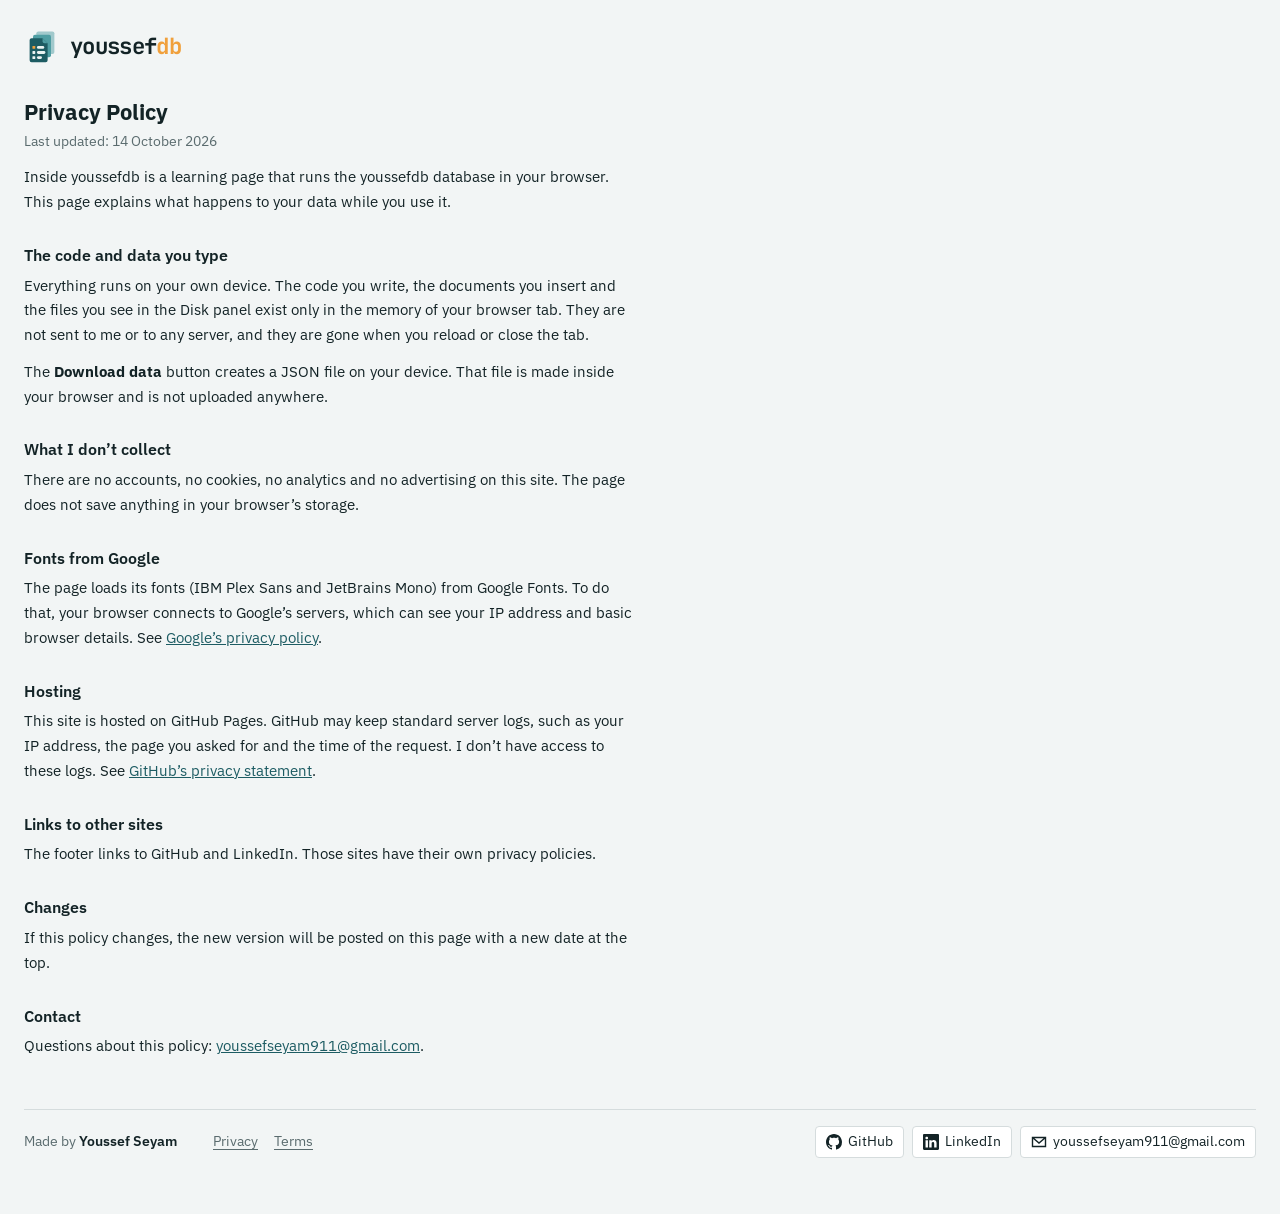
<file: docs/privacy/index.html>
<!doctype html><html lang="en"><head><meta charset="utf-8">
<meta name="viewport" content="width=device-width,initial-scale=1">
<title>Privacy Policy · Inside youssefdb</title>
<meta name="description" content="What happens to your data on Inside youssefdb: it stays in your browser.">
<link rel="icon" href="../favicon.svg" type="image/svg+xml">
<link rel="icon" href="../favicon-32.png" type="image/png" sizes="32x32">
<link rel="apple-touch-icon" href="../apple-touch-icon.png">
<meta name="theme-color" content="#1d5c63">
<meta property="og:type" content="website"><meta property="og:site_name" content="Inside youssefdb">
<meta property="og:title" content="Privacy Policy · Inside youssefdb"><meta property="og:description" content="What happens to your data on Inside youssefdb: it stays in your browser.">
<link rel="canonical" href="https://youssefseyam212.github.io/inside-youssefdb/privacy/"><meta property="og:url" content="https://youssefseyam212.github.io/inside-youssefdb/privacy/">
<meta property="og:image" content="https://youssefseyam212.github.io/inside-youssefdb/og-image.png"><meta property="og:image:width" content="1200"><meta property="og:image:height" content="630">
<meta name="twitter:card" content="summary_large_image">
<link rel="stylesheet" href="https://fonts.googleapis.com/css2?family=IBM+Plex+Sans:wght@400;500;600&family=JetBrains+Mono:wght@400;500;700&display=swap">
<style>
/* Layout: workbench. Top row: lessons | code | step timeline. Bottom row: the three places data lives (disk, memory, bytes). */
:root{
  --bg:#f2f5f5; --panel:#ffffff; --sunk:#eef3f3; --ink:#132326; --muted:#5a6b6e; --line:#d5dcdd;
  --teal:#1d5c63; --teal-2:#4f9ea3; --bar:#e9f2f1; --amber:#f0a03c; --amber-ink:#2b1a00;
  --t-str:#1a6b43; --t-num:#2457a6; --t-bool:#8a3fa0; --t-null:#685e56; --t-oid:#9c4f00; --t-date:#a3366a;
  --seg-len:#e4e8ea; --seg-type:#cfe7e6; --seg-key:#dde6f6; --seg-val:#fbe7c8; --seg-oid:#f8d4b0; --seg-end:#eceae6;
  --new:#d9f2e3; --chg:#fde7c4; --del:#f6dcdc; --hit:#dbe9fb; --focus:#1d5c63;
  --r-xs:2px; --r-sm:4px; --r:6px; --r-lg:8px;
  --fs-2xs:.66rem; --fs-xs:.72rem; --fs-sm:.8rem; --fs-md:.88rem; --fs-lg:1rem; --fs-xl:1.4rem; --fs-2xl:2rem;
  --s-h:2px; --s-1:4px; --s-1h:6px; --s-2:8px; --s-2h:10px; --s-3:12px; --s-3h:14px; --s-4:16px; --s-5:20px; --s-6:28px; --s-7:48px;
  --bad:#b42318; --on-solid:#fff; --on-teal-2:#0f1c1f; --oid-rnd:#7e9ad8;
  --sans:"IBM Plex Sans",system-ui,sans-serif; --mono:"JetBrains Mono",ui-monospace,Menlo,monospace;
}
@media (prefers-color-scheme: dark){ :root:not([data-theme="light"]){
  --bg:#0b1416; --panel:#132024; --sunk:#0f1a1d; --ink:#e4eeef; --muted:#93a7aa; --line:#25383c;
  --teal:#52a6ac; --teal-2:#86c6c8; --bar:#1b2b2f;
  --t-str:#6fd39b; --t-num:#8db6ff; --t-bool:#d39bf0; --t-null:#a9a39c; --t-oid:#ffb066; --t-date:#f08bbd;
  --seg-len:#1f2a2d; --seg-type:#17393b; --seg-key:#1d2a44; --seg-val:#3d2f17; --seg-oid:#4a2c12; --seg-end:#262422;
  --new:#173828; --chg:#3d2f12; --del:#3e1d1d; --hit:#17304d; --focus:#86c6c8; --bad:#ff8a80; --on-solid:#0b1416; color-scheme:dark } }
:root[data-theme="dark"]{
  --bg:#0b1416; --panel:#132024; --sunk:#0f1a1d; --ink:#e4eeef; --muted:#93a7aa; --line:#25383c;
  --teal:#52a6ac; --teal-2:#86c6c8; --bar:#1b2b2f;
  --t-str:#6fd39b; --t-num:#8db6ff; --t-bool:#d39bf0; --t-null:#a9a39c; --t-oid:#ffb066; --t-date:#f08bbd;
  --seg-len:#1f2a2d; --seg-type:#17393b; --seg-key:#1d2a44; --seg-val:#3d2f17; --seg-oid:#4a2c12; --seg-end:#262422;
  --new:#173828; --chg:#3d2f12; --del:#3e1d1d; --hit:#17304d; --focus:#86c6c8; --bad:#ff8a80; --on-solid:#0b1416; color-scheme:dark }

*{box-sizing:border-box}
body{background:var(--bg);color:var(--ink);font-family:var(--sans);font-size:15px;line-height:1.55}
.wrap{max-width:1440px;margin:0 auto;padding-inline:var(--s-4);padding-block:var(--s-5) var(--s-7);display:flex;flex-direction:column;gap:var(--s-3h)}
header{display:flex;align-items:center;gap:var(--s-3h);flex-wrap:wrap}
.brand{display:flex;align-items:center;gap:var(--s-2h)}
.brand b{font-family:var(--mono);font-size:var(--fs-xl);letter-spacing:-.03em}
.brand b span{color:var(--amber)}
.hero{flex-direction:column;align-items:flex-start;gap:var(--s-2);padding-block:var(--s-2) var(--s-3)}
.hero .brand b{font-size:var(--fs-lg)}
.hero h1{margin:var(--s-2) 0 0;font-size:var(--fs-2xl);line-height:1.2;font-weight:600;letter-spacing:-.015em;max-width:26ch;text-wrap:balance}
.lede{margin:0;color:var(--muted);font-size:var(--fs-lg);line-height:1.6;max-width:68ch}
@media (max-width:720px){.hero h1{font-size:var(--fs-xl)}.lede{font-size:var(--fs-md)}}

.work{display:grid;grid-template-columns:minmax(0,1.35fr) minmax(0,1fr);gap:var(--s-3h);align-items:start}
.inspect{display:flex;flex-direction:column;gap:var(--s-3);margin-top:var(--s-3)}
.inspect-head{display:flex;flex-wrap:wrap;align-items:baseline;gap:var(--s-1) var(--s-3)}
.section-title{font-size:var(--fs-xl);font-weight:600;margin:0;letter-spacing:-.01em}
.bottom{display:grid;grid-template-columns:minmax(0,.8fr) minmax(0,1fr) minmax(0,1.2fr);gap:var(--s-3h);align-items:start}
@media (max-width:1150px){.bottom{grid-template-columns:minmax(0,1fr) minmax(0,1fr)}.panel.files{grid-column:1/-1}}
@media (max-width:900px){.work{grid-template-columns:minmax(0,1fr)}}
@media (max-width:720px){.bottom{grid-template-columns:minmax(0,1fr)}}
.panel{background:var(--panel);border-radius:var(--r-lg);padding:var(--s-4);display:flex;flex-direction:column;gap:var(--s-2h);min-width:0}
.panel > h2,.panel > h3{font-size:var(--fs-md);color:var(--ink);margin:0;font-weight:600;display:flex;align-items:center;flex-wrap:wrap;gap:var(--s-2)}
.panel .where{font-family:var(--mono);text-transform:none;letter-spacing:0;font-weight:500;color:var(--ink);background:var(--sunk);border-radius:var(--r-sm);padding:0 var(--s-1h)}
.sub{margin:0;color:var(--muted);font-size:var(--fs-md)}
button{font:inherit;cursor:pointer;border-radius:var(--r-sm);border:1px solid var(--line);background:var(--panel);color:var(--ink);padding:var(--s-1h) var(--s-3)}
button:focus-visible,textarea:focus-visible,[tabindex]:focus-visible{outline:2px solid var(--focus);outline-offset:2px}
code{font-family:var(--mono);font-size:.86em;background:var(--sunk);padding:0 var(--s-1);border-radius:var(--r-sm)}

/* lessons */
.lesson-list{list-style:none;margin:0 0 var(--s-1);padding:0;display:flex;flex-wrap:wrap;gap:var(--s-1h)}
.lesson{display:flex;align-items:baseline;gap:var(--s-1h);padding:var(--s-1) var(--s-2h);border:0;background:var(--sunk);font-size:var(--fs-sm)}
.lesson:hover{background:var(--bar)}
.lesson[aria-current="true"]{background:var(--teal);color:var(--on-solid)}
.lesson .n{font-family:var(--mono);font-size:var(--fs-xs);opacity:.75}
.lesson .t{font-family:var(--mono);font-size:var(--fs-sm);font-weight:500}
@media (max-width:720px){
  .lesson-list{flex-wrap:nowrap;overflow-x:auto;padding-bottom:var(--s-1);scroll-snap-type:x proximity}
  .lesson-list li{flex:0 0 auto;scroll-snap-align:start}
}

/* code */
.explain{background:var(--sunk);border-radius:var(--r);padding:var(--s-2h) var(--s-3);font-size:var(--fs-md)}
.explain p{margin:0 0 var(--s-1h)}.explain p:last-child{margin:0}
textarea{font-family:var(--mono);font-size:var(--fs-md);color:var(--ink);background:var(--sunk);border:1px solid var(--line);border-radius:var(--r);padding:var(--s-2h) var(--s-3);width:100%;min-height:96px;resize:vertical;line-height:1.5}
.bar{display:flex;gap:var(--s-2);flex-wrap:wrap;align-items:center}
.run{background:var(--amber);border-color:var(--amber);color:var(--amber-ink);font-weight:600}
.hint{font-family:var(--mono);font-size:var(--fs-xs);color:var(--muted)}
pre.result{margin:0;font-family:var(--mono);font-size:var(--fs-sm);background:var(--sunk);border-radius:var(--r);padding:var(--s-2h) var(--s-3);max-height:180px;overflow:auto;white-space:pre}
pre.result.err{color:var(--bad)}

/* timeline */
.steps{list-style:none;margin:0;padding:0;display:flex;flex-direction:column;max-height:430px;overflow:auto}
.step{display:grid;grid-template-columns:40px minmax(0,1fr);gap:var(--s-2h);padding:var(--s-2) var(--s-1);border-radius:var(--r);cursor:default}
.step[data-has-bytes]{cursor:pointer}
.step[data-has-bytes]:hover{background:var(--sunk)}
.step[aria-selected="true"]{background:var(--bar)}
.step .ic{width:40px;height:24px;border-radius:var(--r-sm);display:flex;align-items:center;justify-content:center;font-family:var(--mono);font-size:var(--fs-2xs);letter-spacing:.04em;font-weight:700;background:var(--bar);color:var(--teal)}
.step .ic.disk{background:var(--teal);color:var(--on-solid)}
.step .ic.mem{background:var(--amber);color:var(--amber-ink)}
.step .ic.call{background:var(--ink);color:var(--panel)}
.step .tt{font-size:var(--fs-md)}
.step .dd{font-family:var(--mono);font-size:var(--fs-xs);color:var(--muted);overflow-wrap:anywhere}
.step.call{margin-top:var(--s-1h);border-top:1px dashed var(--line);padding-top:var(--s-2h)}
.step.call:first-child{margin-top:0;border-top:0;padding-top:var(--s-2)}
.empty{color:var(--muted);font-size:var(--fs-md);margin:0}

/* disk */
.tree{font-family:var(--mono);font-size:var(--fs-md);display:flex;flex-direction:column;gap:2px}
.tree .dir{color:var(--muted);padding:var(--s-h) 0}
.tree .file{margin-inline-start:var(--s-3);width:calc(100% - 12px)}
.file{display:flex;justify-content:space-between;gap:var(--s-2);width:100%;text-align:start;padding:var(--s-1) var(--s-2);border-radius:var(--r-sm);border:1px solid transparent;background:none;font-family:var(--mono);font-size:var(--fs-sm)}
.file:hover{background:var(--sunk)}
.file[aria-pressed="true"]{border-color:var(--teal);background:var(--sunk)}
.file .sz{color:var(--muted);font-variant-numeric:tabular-nums}
.file.flash{animation:flash 1.2s ease-out}
@keyframes flash{from{background:var(--chg)}to{background:transparent}}
.diskinfo{font-size:var(--fs-md);color:var(--muted);margin:0}

/* memory */
.memhead{font-family:var(--mono);font-size:var(--fs-sm);color:var(--muted)}
.docs{display:flex;flex-direction:column;gap:var(--s-2);max-height:520px;overflow:auto;padding:var(--s-h)}
.doc{border:1px solid var(--line);border-radius:var(--r);padding:var(--s-2) var(--s-2h);font-family:var(--mono);font-size:var(--fs-sm);cursor:pointer;background:var(--panel);position:relative}
.doc:hover{border-color:var(--teal-2)}
.doc[aria-selected="true"]{border-color:var(--teal);box-shadow:0 0 0 1px var(--teal)}
.doc .idx{position:absolute;top:6px;inset-inline-end:8px;font-size:var(--fs-2xs);color:var(--muted)}
.doc .tag{font-family:var(--sans);font-size:var(--fs-2xs);font-weight:600;border-radius:var(--r-sm);padding:0 var(--s-1h);margin-inline-start:var(--s-1h)}
.doc.new{background:var(--new)}.doc.new .tag{background:var(--t-str);color:var(--on-solid)}
.doc.chg .tag{background:var(--amber);color:var(--amber-ink)}
.doc.del{background:var(--del);opacity:.75;text-decoration:line-through}.doc.del .tag{background:var(--bad);color:var(--on-solid)}
.doc.hit{background:var(--hit)}.doc.hit .tag{background:var(--teal);color:var(--on-solid)}
.kv{display:block;padding-inline-start:var(--s-3);white-space:pre-wrap;overflow-wrap:anywhere}
.kv.changed{background:var(--chg);border-radius:var(--r-sm)}
.k{color:var(--ink)}
.v-str{color:var(--t-str)}.v-num{color:var(--t-num)}.v-bool{color:var(--t-bool)}.v-null{color:var(--t-null)}.v-oid{color:var(--t-oid)}.v-date{color:var(--t-date)}
.brace{color:var(--muted)}
.idxview{font-family:var(--mono);font-size:var(--fs-sm);display:flex;flex-direction:column;gap:var(--s-1h)}
.idxview .row{display:flex;gap:var(--s-2);flex-wrap:wrap;align-items:baseline}
.idxview .pos{background:var(--sunk);border-radius:var(--r-sm);padding:0 var(--s-1)}

/* object id */
.oid{background:var(--sunk);border-radius:var(--r);padding:var(--s-2h);display:flex;flex-direction:column;gap:var(--s-2)}
.oid .bytes{display:flex;gap:3px;flex-wrap:wrap}
.oid .b{font-family:var(--mono);font-size:var(--fs-sm);width:26px;text-align:center;border-radius:var(--r-sm);padding:var(--s-h) 0}
.oid .b.ts{background:var(--seg-type)}.oid .b.rnd{background:var(--seg-key)}.oid .b.cnt{background:var(--seg-val)}
.oid .legend{display:grid;grid-template-columns:repeat(3,minmax(0,1fr));gap:var(--s-2);font-size:var(--fs-sm)}
@media (max-width:500px){.oid .legend{grid-template-columns:minmax(0,1fr)}}
.oid .legend div{border-top:3px solid;padding-top:var(--s-1)}
.oid .legend .ts{border-color:var(--teal-2)}.oid .legend .rnd{border-color:var(--oid-rnd)}.oid .legend .cnt{border-color:var(--amber)}
.oid .legend b{display:block;font-family:var(--mono);font-size:var(--fs-sm)}

/* bytes */
.caption{min-height:44px;background:var(--sunk);border-radius:var(--r);padding:var(--s-2) var(--s-2h);font-size:var(--fs-md)}
.caption .r{font-family:var(--mono);font-size:var(--fs-xs);color:var(--muted)}
.hexwrap{overflow:auto;max-height:470px;background:var(--sunk);border-radius:var(--r)}
.hex{font-family:var(--mono);font-size:var(--fs-sm);line-height:1.7;padding:var(--s-2) var(--s-2h);min-width:max-content}
.hex .row{display:flex;gap:var(--s-2h);white-space:pre}
.hex .off{color:var(--muted);width:4ch}
.hex .cells{display:flex}
.hex .c{width:2.6ch;text-align:center;border-radius:var(--r-xs);cursor:default}
.hex .a{width:1.15ch;text-align:center}
.hex .ascii{display:flex;color:var(--muted)}
.s-len{background:var(--seg-len)}.s-type{background:var(--seg-type)}.s-key{background:var(--seg-key)}.s-val{background:var(--seg-val)}.s-oid{background:var(--seg-oid)}.s-end{background:var(--seg-end)}
.hex .on{outline:1.5px solid var(--ink);outline-offset:-1px}
.hex .indoc{box-shadow:inset 0 -2px 0 var(--teal)}
.keys{display:flex;flex-wrap:wrap;gap:6px 12px;font-size:var(--fs-sm);color:var(--muted)}
.keys span::before{content:"";display:inline-block;width:10px;height:10px;border-radius:var(--r-xs);margin-inline-end:var(--s-1);vertical-align:-1px;background:var(--sw)}
.more{align-self:flex-start;font-size:var(--fs-sm)}
@media (prefers-reduced-motion: reduce){.file.flash{animation:none}}

/* ---------- animated flow ---------- */
.flow{gap:var(--s-3h)}
.stage{display:grid;grid-template-columns:minmax(0,1fr) 44px minmax(0,1.35fr) 44px minmax(0,1.2fr) 44px minmax(0,1.15fr);align-items:stretch}
.station{border-radius:var(--r-lg);padding:var(--s-3);display:flex;flex-direction:column;gap:var(--s-2);min-width:0;min-height:150px;background:var(--sunk);box-shadow:inset 0 0 0 2px transparent;transition:box-shadow calc(.3s * var(--slow,1))}
.station h3{margin:0;font-size:var(--fs-sm);font-weight:600;display:flex;align-items:center;gap:var(--s-2)}
.station .ico{font-family:var(--mono);font-size:var(--fs-2xs);font-weight:700;letter-spacing:.04em;border-radius:var(--r-sm);padding:var(--s-h) var(--s-1h);background:var(--ink);color:var(--panel)}
.station .ico.mem{background:var(--amber);color:var(--amber-ink)}
.station .ico.enc{background:var(--teal-2);color:var(--on-teal-2)}
.station .ico.disk{background:var(--teal);color:var(--on-solid)}
.station.active{box-shadow:inset 0 0 0 2px var(--teal)}
.station.bad.active{box-shadow:inset 0 0 0 2px var(--bad)}
.sb{display:flex;flex-direction:column;gap:var(--s-2);min-width:0;font-size:var(--fs-md)}
.idle{margin:0;color:var(--muted);font-size:var(--fs-sm)}
.sb code.call{display:block;background:var(--panel);white-space:pre-wrap;overflow-wrap:anywhere;font-size:var(--fs-sm);padding:var(--s-1h) var(--s-2)}
.ret{font-family:var(--mono);font-size:var(--fs-sm);color:var(--t-str);overflow-wrap:anywhere}
.ret.bad{color:var(--bad)}

.pipe{position:relative;display:flex;align-items:center;justify-content:center}
.pipe .line{position:absolute;left:4px;right:4px;top:50%;height:2px;transform:translateY(-50%);border-radius:var(--r-xs);background:var(--line)}
.pipe.fwd .line,.pipe.back .line{height:4px;background:repeating-linear-gradient(90deg,var(--amber) 0 8px,transparent 8px 16px);background-size:16px 4px}
.pipe.fwd .line{animation:flowR calc(.6s * var(--slow,1)) linear infinite}
.pipe.back .line{animation:flowL calc(.6s * var(--slow,1)) linear infinite}
.pipe .line::after{content:"";position:absolute;top:50%;width:0;height:0;border:6px solid transparent;transform:translateY(-50%);opacity:0}
.pipe.fwd .line::after{right:-6px;border-left-color:var(--amber);opacity:1}
.pipe.back .line::after{left:-6px;border-right-color:var(--amber);opacity:1}
.pipe .pkt{position:relative;top:-18px;font-family:var(--mono);font-size:var(--fs-2xs);background:var(--amber);color:var(--amber-ink);border-radius:var(--r-sm);padding:var(--s-h) var(--s-2);white-space:nowrap;opacity:0;transition:opacity .2s}
.pipe.fwd .pkt,.pipe.back .pkt{opacity:1}
@keyframes flowR{to{background-position:16px 0}}
@keyframes flowL{to{background-position:-16px 0}}

.arrlabel{font-family:var(--mono);font-size:var(--fs-sm);color:var(--muted)}
.tiles{display:grid;grid-template-columns:repeat(auto-fill,minmax(92px,1fr));gap:var(--s-1h);max-height:210px;overflow:auto}
.tile{border:1px solid transparent;border-radius:var(--r);padding:var(--s-1) var(--s-2);background:var(--panel);display:flex;flex-direction:column;min-width:0}
.tile .ti{font-family:var(--mono);font-size:var(--fs-2xs);color:var(--muted)}
.tile .tt{font-size:var(--fs-xs);white-space:nowrap;overflow:hidden;text-overflow:ellipsis}
.tile.new{background:var(--new);border-color:var(--t-str)}
.tile.chg{background:var(--chg);border-color:var(--amber)}
.tile.hit{background:var(--hit);border-color:var(--t-num)}
.tile.del{background:var(--del);border-color:var(--bad);text-decoration:line-through;opacity:.7}
.tile.new.anim{animation:pop calc(.5s * var(--slow,1)) ease-out both}
.tile.chg.anim{animation:pulse calc(.9s * var(--slow,1)) ease-out}
.tile.del.anim{animation:fadeout calc(.9s * var(--slow,1)) ease-out both}
.tile.scan{animation:scan calc(.45s * var(--slow,1)) ease-out both;animation-delay:calc(var(--d) * var(--slow,1))}
.tile .mk{font-weight:600;color:var(--ink)}
.tile.cur{border-color:var(--amber);box-shadow:0 0 0 2px var(--amber);background:var(--chg)}
.tile.cur.anim{animation:pulse calc(.9s * var(--slow,1)) ease-out}
.tile.miss{opacity:.6}.tile.miss .mk{color:var(--bad)}
.tile.hit .mk{color:var(--t-str)}
.tile.skip{opacity:.4;border:1px dashed var(--line);background:transparent}
.tile.done{border-color:var(--teal-2)}
.itable{display:flex;flex-direction:column;gap:2px;font-family:var(--mono);font-size:var(--fs-xs);max-height:150px;overflow:auto}
.irow{display:grid;grid-template-columns:minmax(0,1fr) auto minmax(0,1fr);gap:var(--s-1h);padding:var(--s-h) var(--s-1h);border-radius:var(--r-sm);background:var(--panel);border:1px solid transparent}
.irow .ik{overflow:hidden;text-overflow:ellipsis;white-space:nowrap}
.irow .ia{color:var(--muted)}
.irow .ip span.now{background:var(--amber);color:var(--amber-ink);border-radius:var(--r-sm);padding:0 var(--s-1)}
.irow.hit{border-color:var(--t-num);background:var(--hit);font-weight:600}
.irow.cur{border-color:var(--amber)}
.irow.more{color:var(--muted);display:block}
.cmp{display:flex;flex-direction:column;gap:2px}
.cmprow{font-family:var(--mono);font-size:var(--fs-xs);padding:var(--s-h) var(--s-1h);border-radius:var(--r-sm);overflow-wrap:anywhere}
.cmprow.ok{background:var(--new)}.cmprow.bad{background:var(--del)}
.verdict{font-size:var(--fs-sm);font-weight:600;padding:var(--s-1) var(--s-2);border-radius:var(--r-sm);background:var(--panel)}
.verdict.ok{background:var(--new)}
.newdoc{font-family:var(--mono);font-size:var(--fs-xs);border:1px solid var(--t-str);background:var(--new);border-radius:var(--r);padding:var(--s-1) var(--s-2);overflow-wrap:anywhere}
.newdoc.anim{animation:pop calc(.5s * var(--slow,1)) ease-out both}
.newdoc .nk{font-weight:600}
.oidp .ts,.oidlegend .ts{border-bottom:2px solid var(--teal-2)}
.oidp .rnd,.oidlegend .rnd{border-bottom:2px solid var(--oid-rnd)}
.oidp .cnt,.oidlegend .cnt{border-bottom:2px solid var(--amber)}
.oidlegend{display:flex;gap:var(--s-3);font-size:var(--fs-xs);color:var(--muted)}
@keyframes pop{from{transform:scale(.4);opacity:0}70%{transform:scale(1.08)}to{transform:scale(1);opacity:1}}
@keyframes pulse{0%{box-shadow:0 0 0 0 var(--amber)}100%{box-shadow:0 0 0 8px transparent}}
@keyframes fadeout{from{opacity:1;transform:scale(1)}to{opacity:.7;transform:scale(.94)}}
@keyframes scan{0%{outline:2px solid var(--teal);outline-offset:0}100%{outline:2px solid transparent;outline-offset:3px}}

.encmode{font-size:var(--fs-sm);font-weight:600}
.focus{font-family:var(--mono);font-size:var(--fs-xs);color:var(--muted);overflow:hidden;text-overflow:ellipsis;white-space:nowrap}
.strip{display:grid;height:22px;gap:2px}
.strip .blk{border-radius:var(--r-xs);min-width:2px}
.striplabels{display:flex;flex-wrap:wrap;gap:2px 10px;font-size:var(--fs-xs);color:var(--muted)}
.striplabels b{color:var(--ink);font-family:var(--mono);font-weight:500}
.stripnote{font-size:var(--fs-xs);color:var(--muted)}

.folder{font-family:var(--mono);font-size:var(--fs-sm);color:var(--muted)}
.frow{display:grid;grid-template-columns:minmax(0,1fr) auto;gap:2px 8px;align-items:center;border:1px solid transparent;border-radius:var(--r);padding:var(--s-1h) var(--s-2);background:var(--panel)}
.frow .fname{font-family:var(--mono);font-size:var(--fs-xs);overflow:hidden;text-overflow:ellipsis;white-space:nowrap}
.frow .fsz{font-family:var(--mono);font-size:var(--fs-xs);color:var(--muted)}
.frow .fbar{grid-column:1/-1}
.fbar{display:flex;height:10px;border-radius:var(--r-sm);overflow:hidden;gap:1px;background:var(--sunk)}
.fbar.empty{background:repeating-linear-gradient(45deg,var(--sunk) 0 6px,transparent 6px 12px)}
.fbar.dim{opacity:.5}
.fbar .seg.hdr{background:var(--seg-len)}
.fbar .seg.doc{background:var(--teal-2)}
.fbar .seg.doc.alt{background:var(--teal)}
.frow.reading{border-color:var(--teal);animation:pulse calc(.9s * var(--slow,1)) ease-out}
.frow.tmp{border:1px dashed var(--line);opacity:.9}
.fbar.fill .seg{transform-origin:left;animation:grow calc(1.1s * var(--slow,1)) ease-out both;background:var(--amber)}
@keyframes grow{from{transform:scaleX(0)}to{transform:scaleX(1)}}
.frow.swap{animation:swapin calc(.7s * var(--slow,1)) ease-out;border-color:var(--amber)}
@keyframes swapin{from{transform:translateY(16px);opacity:.3}to{transform:none;opacity:1}}
.frow.pending{border:1px dashed var(--line)}

.flowfoot{display:grid;grid-template-columns:minmax(0,1fr) auto;gap:8px 16px;align-items:center}
.flowcap{margin:0;display:flex;flex-direction:column;gap:2px;min-height:48px}
.flowcap b{font-size:var(--fs-lg);font-weight:600}
.flowcap span{color:var(--muted);font-size:var(--fs-md)}
.controls{display:flex;gap:var(--s-2);align-items:center;flex-wrap:wrap}
.controls .primary{background:var(--teal);border-color:var(--teal);color:var(--on-solid);min-width:80px;font-weight:600}
.controls button:disabled{opacity:.45;cursor:default}
.speed{display:inline-flex;border:1px solid var(--line);border-radius:var(--r-sm);overflow:hidden}
.speed button{border:0;border-radius:0;padding:var(--s-1h) var(--s-2h);font-family:var(--mono);font-size:var(--fs-sm)}
.speed button+button{border-left:1px solid var(--line)}
.speed button[aria-pressed="true"]{background:var(--teal);color:var(--on-solid);font-weight:600}
.count{font-family:var(--mono);font-size:var(--fs-sm);color:var(--muted);font-variant-numeric:tabular-nums;min-width:11ch}
.progress{grid-column:1/-1;height:4px;background:var(--sunk);border-radius:var(--r-xs);overflow:hidden}
.progress span{display:block;height:100%;width:0;background:var(--amber);transition:width .3s}
.step[aria-current="true"]{background:var(--bar)}
.step{cursor:pointer}

@media (max-width:1000px){
  .stage{grid-template-columns:minmax(0,1fr);grid-template-rows:auto}
  .station{min-height:0}
  .pipe{height:40px}
  .pipe .line{left:50%;right:auto;top:4px;bottom:4px;width:4px;height:auto;transform:translateX(-50%)}
  .pipe.fwd .line,.pipe.back .line{background:repeating-linear-gradient(180deg,var(--amber) 0 8px,transparent 8px 16px);background-size:4px 16px}
  .pipe.fwd .line{animation:flowD calc(.6s * var(--slow,1)) linear infinite}
  .pipe.back .line{animation:flowU calc(.6s * var(--slow,1)) linear infinite}
  .pipe .line::after{display:none}
  .pipe .pkt{top:0;left:24px}
  .flowfoot{grid-template-columns:minmax(0,1fr)}
}
@keyframes flowD{to{background-position:0 16px}}
@keyframes flowU{to{background-position:0 -16px}}
@media (prefers-reduced-motion: reduce){
  .pipe .line,.tile,.frow,.fbar .seg,.station{animation:none!important;transition:none!important}
}
@media (max-width:1000px){
  .flowfoot{position:sticky;bottom:env(safe-area-inset-bottom,0px);background:var(--panel);padding-block:var(--s-2h) var(--s-1h);z-index:2;border-top:1px solid var(--line)}
}

/* footer */
.site-foot{display:flex;flex-wrap:wrap;align-items:center;justify-content:space-between;gap:10px 20px;border-top:1px solid var(--line);padding-top:var(--s-4);margin-top:var(--s-2);font-size:var(--fs-md);color:var(--muted)}
.site-foot .made{margin:0}
.site-foot .made b{color:var(--ink);font-weight:600}
.site-foot .links{display:flex;flex-wrap:wrap;gap:var(--s-2);min-width:0}
.site-foot a{display:inline-flex;align-items:center;gap:var(--s-1h);color:var(--ink);text-decoration:none;border:1px solid var(--line);border-radius:var(--r-sm);padding:var(--s-1) var(--s-2h);background:var(--panel);overflow-wrap:anywhere;min-width:0}
.site-foot a:hover{border-color:var(--teal);color:var(--teal)}
.site-foot a:focus-visible{outline:2px solid var(--focus);outline-offset:2px}

.icon{display:inline-block;vertical-align:-1px;flex:none}
.cmprow.ok .icon,.verdict.ok .icon,.tile.hit .mk{color:var(--t-str)}
.cmprow.bad .icon,.ret.bad .icon,.tile.del .icon{color:var(--bad)}

/* footer legal links */
.site-foot .legal{display:flex;gap:var(--s-4);margin-right:auto;margin-left:var(--s-4)}
.site-foot .legal a{border:0;background:none;padding:0;color:var(--muted);text-decoration:underline;text-underline-offset:3px}
.site-foot .legal a:hover{color:var(--teal)}
@media (max-width:640px){.site-foot .legal{margin-left:0;width:100%}}

/* legal pages */
a.brand{color:var(--ink);text-decoration:none}
a.brand:focus-visible{outline:2px solid var(--focus);outline-offset:4px;border-radius:var(--r-sm)}
.legal-page{max-width:68ch;padding-block:var(--s-5) var(--s-4)}
.legal-page h1{font-size:var(--fs-xl);line-height:1.25;margin:0 0 var(--s-1)}
.legal-page h2{font-size:var(--fs-lg);margin:var(--s-6) 0 var(--s-1h);text-transform:none;letter-spacing:0;color:var(--ink);font-weight:600}
.legal-page p{margin:0 0 var(--s-3);line-height:1.65}
.legal-page .meta{color:var(--muted);font-size:var(--fs-md)}
.legal-page a{color:var(--teal)}
.review{background:var(--chg);color:var(--ink);border-radius:var(--r-sm);padding:var(--s-h) var(--s-1h);font-family:var(--mono);font-size:var(--fs-sm)}
p.review{display:inline-block}
</style></head><body>
<div class="wrap">
<header><a class="brand" href="../"><img src="../favicon.svg" width="36" height="36" alt=""><b>youssef<span>db</span></b></a></header>
<main class="legal-page">
  <h1>Privacy Policy</h1>
  <p class="meta">Last updated: 14 October 2026</p>

  <p>Inside youssefdb is a learning page that runs the youssefdb database in your browser. This page explains what happens to your data while you use it.</p>

  <h2>The code and data you type</h2>
  <p>Everything runs on your own device. The code you write, the documents you insert and the files you see in the Disk panel exist only in the memory of your browser tab. They are not sent to me or to any server, and they are gone when you reload or close the tab.</p>
  <p>The <b>Download data</b> button creates a JSON file on your device. That file is made inside your browser and is not uploaded anywhere.</p>

  <h2>What I don’t collect</h2>
  <p>There are no accounts, no cookies, no analytics and no advertising on this site. The page does not save anything in your browser’s storage.</p>

  <h2>Fonts from Google</h2>
  <p>The page loads its fonts (IBM Plex Sans and JetBrains Mono) from Google Fonts. To do that, your browser connects to Google’s servers, which can see your IP address and basic browser details. See <a href="https://policies.google.com/privacy" target="_blank" rel="noopener">Google’s privacy policy</a>.</p>

  <h2>Hosting</h2>
  <p>This site is hosted on GitHub Pages. GitHub may keep standard server logs, such as your IP address, the page you asked for and the time of the request. I don’t have access to these logs. See <a href="https://docs.github.com/en/site-policy/privacy-policies/github-general-privacy-statement" target="_blank" rel="noopener">GitHub’s privacy statement</a>.</p>

  <h2>Links to other sites</h2>
  <p>The footer links to GitHub and LinkedIn. Those sites have their own privacy policies.</p>

  <h2>Changes</h2>
  <p>If this policy changes, the new version will be posted on this page with a new date at the top.</p>

  <h2>Contact</h2>
  <p>Questions about this policy: <a href="mailto:youssefseyam911@gmail.com">youssefseyam911@gmail.com</a>.</p>
</main>
<footer class="site-foot">
  <p class="made">Made by <b>Youssef Seyam</b></p>
  <nav class="legal" aria-label="Legal"><a href="../privacy/">Privacy</a><a href="../terms/">Terms</a></nav>
  <nav class="links" aria-label="Contact">
    <a href="https://github.com/youssefseyam212" target="_blank" rel="noopener">
      <svg width="16" height="16" viewBox="0 0 16 16" aria-hidden="true"><path fill="currentColor" d="M8 0C3.58 0 0 3.58 0 8c0 3.54 2.29 6.53 5.47 7.59.4.07.55-.17.55-.38 0-.19-.01-.82-.01-1.49-2.01.37-2.53-.49-2.69-.94-.09-.23-.48-.94-.82-1.13-.28-.15-.68-.52-.01-.53.63-.01 1.08.58 1.23.82.72 1.21 1.87.87 2.33.66.07-.52.28-.87.51-1.07-1.78-.2-3.64-.89-3.64-3.95 0-.87.31-1.59.82-2.15-.08-.2-.36-1.02.08-2.12 0 0 .67-.21 2.2.82.64-.18 1.32-.27 2-.27.68 0 1.36.09 2 .27 1.53-1.04 2.2-.82 2.2-.82.44 1.1.16 1.92.08 2.12.51.56.82 1.27.82 2.15 0 3.07-1.87 3.75-3.65 3.95.29.25.54.73.54 1.48 0 1.07-.01 1.93-.01 2.2 0 .21.15.46.55.38A8.013 8.013 0 0016 8c0-4.42-3.58-8-8-8z"/></svg>
      GitHub
    </a>
    <a href="https://www.linkedin.com/in/youssef-seyam-697679265/" target="_blank" rel="noopener">
      <svg width="16" height="16" viewBox="0 0 16 16" aria-hidden="true"><path fill="currentColor" d="M0 1.15C0 .52.52 0 1.18 0h13.64C15.48 0 16 .52 16 1.15v13.7c0 .63-.52 1.15-1.18 1.15H1.18C.52 16 0 15.48 0 14.85V1.15zm4.94 12.24V6.17H2.54v7.22h2.4zM3.74 5.18c.84 0 1.36-.55 1.36-1.25-.02-.71-.52-1.25-1.34-1.25-.82 0-1.36.54-1.36 1.25 0 .7.52 1.25 1.33 1.25h.01zm4.91 8.21V9.36c0-.22.02-.43.08-.59.17-.43.57-.88 1.23-.88.87 0 1.22.66 1.22 1.63v3.87h2.4V9.25c0-2.22-1.18-3.25-2.76-3.25-1.27 0-1.84.7-2.16 1.19v.03h-.02l.02-.03V6.17h-2.4c.03.68 0 7.22 0 7.22h2.4z"/></svg>
      LinkedIn
    </a>
    <a href="mailto:youssefseyam911@gmail.com">
      <svg width="16" height="16" viewBox="0 0 16 16" aria-hidden="true"><path fill="none" stroke="currentColor" stroke-width="1.4" d="M1.5 3.5h13v9h-13z M1.5 3.5 8 9l6.5-5.5"/></svg>
      youssefseyam911@gmail.com
    </a>
  </nav>
</footer>
</div></body></html>
</file>
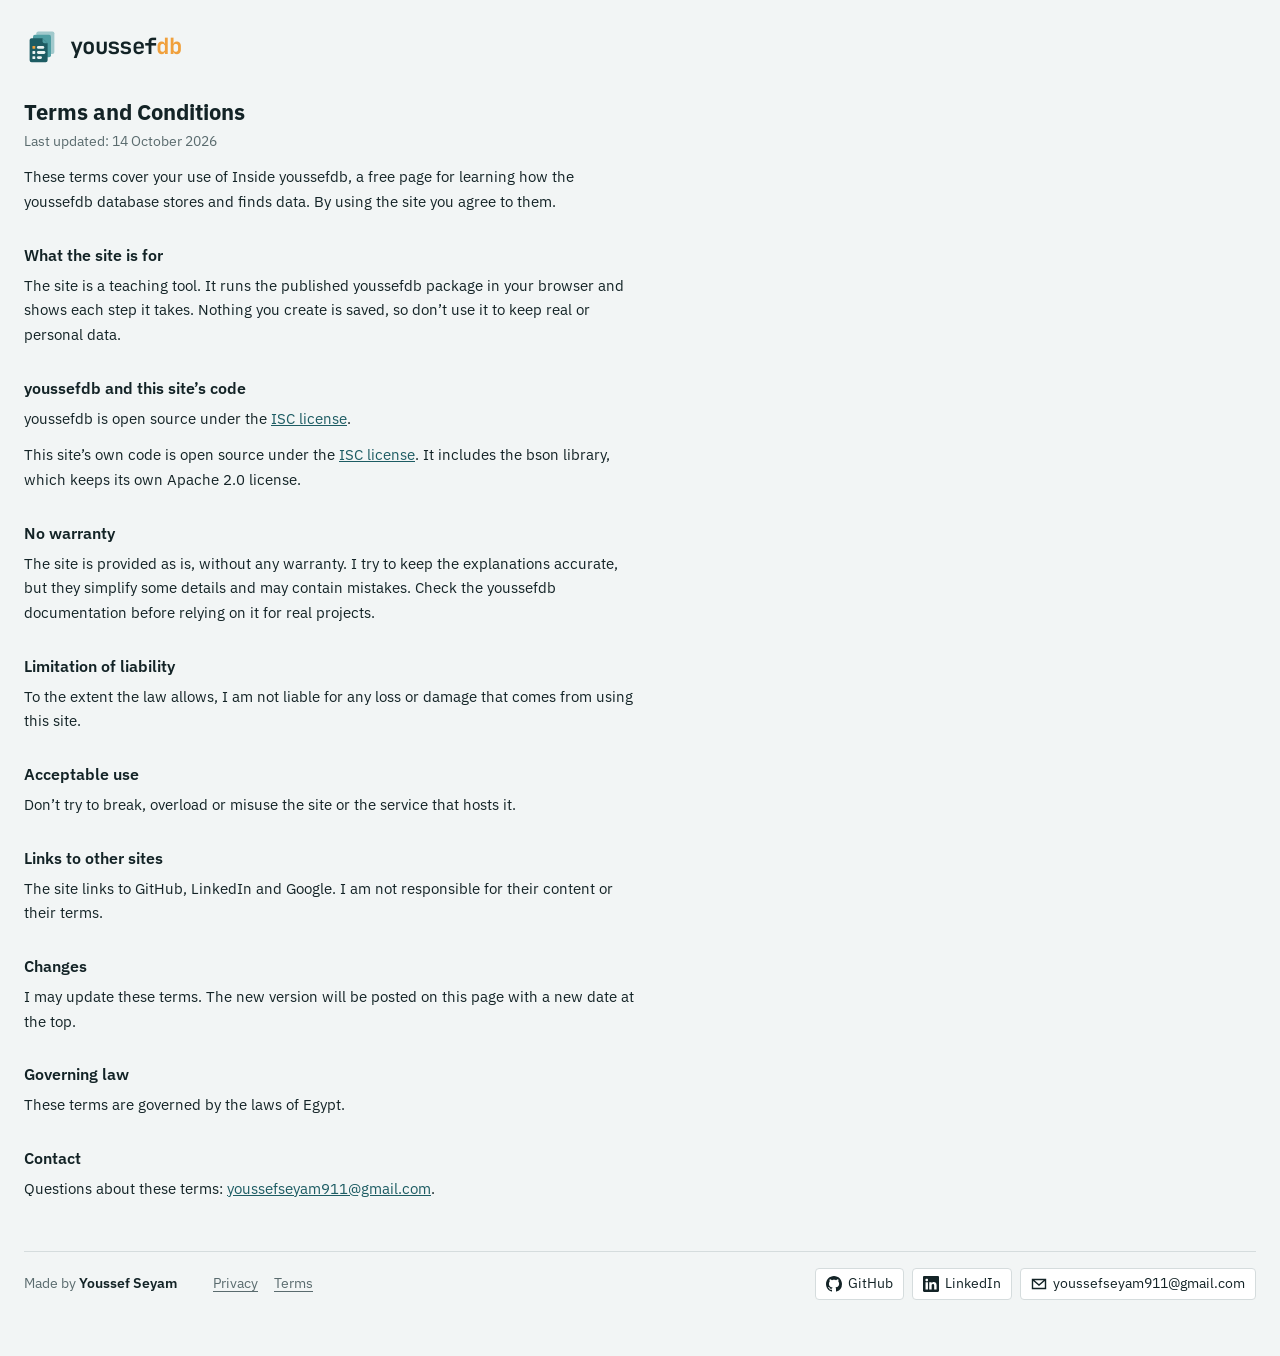
<file: docs/terms/index.html>
<!doctype html><html lang="en"><head><meta charset="utf-8">
<meta name="viewport" content="width=device-width,initial-scale=1">
<title>Terms and Conditions · Inside youssefdb</title>
<meta name="description" content="The terms for using Inside youssefdb, a free page for learning how youssefdb works.">
<link rel="icon" href="../favicon.svg" type="image/svg+xml">
<link rel="icon" href="../favicon-32.png" type="image/png" sizes="32x32">
<link rel="apple-touch-icon" href="../apple-touch-icon.png">
<meta name="theme-color" content="#1d5c63">
<meta property="og:type" content="website"><meta property="og:site_name" content="Inside youssefdb">
<meta property="og:title" content="Terms and Conditions · Inside youssefdb"><meta property="og:description" content="The terms for using Inside youssefdb, a free page for learning how youssefdb works.">
<link rel="canonical" href="https://youssefseyam212.github.io/inside-youssefdb/terms/"><meta property="og:url" content="https://youssefseyam212.github.io/inside-youssefdb/terms/">
<meta property="og:image" content="https://youssefseyam212.github.io/inside-youssefdb/og-image.png"><meta property="og:image:width" content="1200"><meta property="og:image:height" content="630">
<meta name="twitter:card" content="summary_large_image">
<link rel="stylesheet" href="https://fonts.googleapis.com/css2?family=IBM+Plex+Sans:wght@400;500;600&family=JetBrains+Mono:wght@400;500;700&display=swap">
<style>
/* Layout: workbench. Top row: lessons | code | step timeline. Bottom row: the three places data lives (disk, memory, bytes). */
:root{
  --bg:#f2f5f5; --panel:#ffffff; --sunk:#eef3f3; --ink:#132326; --muted:#5a6b6e; --line:#d5dcdd;
  --teal:#1d5c63; --teal-2:#4f9ea3; --bar:#e9f2f1; --amber:#f0a03c; --amber-ink:#2b1a00;
  --t-str:#1a6b43; --t-num:#2457a6; --t-bool:#8a3fa0; --t-null:#685e56; --t-oid:#9c4f00; --t-date:#a3366a;
  --seg-len:#e4e8ea; --seg-type:#cfe7e6; --seg-key:#dde6f6; --seg-val:#fbe7c8; --seg-oid:#f8d4b0; --seg-end:#eceae6;
  --new:#d9f2e3; --chg:#fde7c4; --del:#f6dcdc; --hit:#dbe9fb; --focus:#1d5c63;
  --r-xs:2px; --r-sm:4px; --r:6px; --r-lg:8px;
  --fs-2xs:.66rem; --fs-xs:.72rem; --fs-sm:.8rem; --fs-md:.88rem; --fs-lg:1rem; --fs-xl:1.4rem; --fs-2xl:2rem;
  --s-h:2px; --s-1:4px; --s-1h:6px; --s-2:8px; --s-2h:10px; --s-3:12px; --s-3h:14px; --s-4:16px; --s-5:20px; --s-6:28px; --s-7:48px;
  --bad:#b42318; --on-solid:#fff; --on-teal-2:#0f1c1f; --oid-rnd:#7e9ad8;
  --sans:"IBM Plex Sans",system-ui,sans-serif; --mono:"JetBrains Mono",ui-monospace,Menlo,monospace;
}
@media (prefers-color-scheme: dark){ :root:not([data-theme="light"]){
  --bg:#0b1416; --panel:#132024; --sunk:#0f1a1d; --ink:#e4eeef; --muted:#93a7aa; --line:#25383c;
  --teal:#52a6ac; --teal-2:#86c6c8; --bar:#1b2b2f;
  --t-str:#6fd39b; --t-num:#8db6ff; --t-bool:#d39bf0; --t-null:#a9a39c; --t-oid:#ffb066; --t-date:#f08bbd;
  --seg-len:#1f2a2d; --seg-type:#17393b; --seg-key:#1d2a44; --seg-val:#3d2f17; --seg-oid:#4a2c12; --seg-end:#262422;
  --new:#173828; --chg:#3d2f12; --del:#3e1d1d; --hit:#17304d; --focus:#86c6c8; --bad:#ff8a80; --on-solid:#0b1416; color-scheme:dark } }
:root[data-theme="dark"]{
  --bg:#0b1416; --panel:#132024; --sunk:#0f1a1d; --ink:#e4eeef; --muted:#93a7aa; --line:#25383c;
  --teal:#52a6ac; --teal-2:#86c6c8; --bar:#1b2b2f;
  --t-str:#6fd39b; --t-num:#8db6ff; --t-bool:#d39bf0; --t-null:#a9a39c; --t-oid:#ffb066; --t-date:#f08bbd;
  --seg-len:#1f2a2d; --seg-type:#17393b; --seg-key:#1d2a44; --seg-val:#3d2f17; --seg-oid:#4a2c12; --seg-end:#262422;
  --new:#173828; --chg:#3d2f12; --del:#3e1d1d; --hit:#17304d; --focus:#86c6c8; --bad:#ff8a80; --on-solid:#0b1416; color-scheme:dark }

*{box-sizing:border-box}
body{background:var(--bg);color:var(--ink);font-family:var(--sans);font-size:15px;line-height:1.55}
.wrap{max-width:1440px;margin:0 auto;padding-inline:var(--s-4);padding-block:var(--s-5) var(--s-7);display:flex;flex-direction:column;gap:var(--s-3h)}
header{display:flex;align-items:center;gap:var(--s-3h);flex-wrap:wrap}
.brand{display:flex;align-items:center;gap:var(--s-2h)}
.brand b{font-family:var(--mono);font-size:var(--fs-xl);letter-spacing:-.03em}
.brand b span{color:var(--amber)}
.hero{flex-direction:column;align-items:flex-start;gap:var(--s-2);padding-block:var(--s-2) var(--s-3)}
.hero .brand b{font-size:var(--fs-lg)}
.hero h1{margin:var(--s-2) 0 0;font-size:var(--fs-2xl);line-height:1.2;font-weight:600;letter-spacing:-.015em;max-width:26ch;text-wrap:balance}
.lede{margin:0;color:var(--muted);font-size:var(--fs-lg);line-height:1.6;max-width:68ch}
@media (max-width:720px){.hero h1{font-size:var(--fs-xl)}.lede{font-size:var(--fs-md)}}

.work{display:grid;grid-template-columns:minmax(0,1.35fr) minmax(0,1fr);gap:var(--s-3h);align-items:start}
.inspect{display:flex;flex-direction:column;gap:var(--s-3);margin-top:var(--s-3)}
.inspect-head{display:flex;flex-wrap:wrap;align-items:baseline;gap:var(--s-1) var(--s-3)}
.section-title{font-size:var(--fs-xl);font-weight:600;margin:0;letter-spacing:-.01em}
.bottom{display:grid;grid-template-columns:minmax(0,.8fr) minmax(0,1fr) minmax(0,1.2fr);gap:var(--s-3h);align-items:start}
@media (max-width:1150px){.bottom{grid-template-columns:minmax(0,1fr) minmax(0,1fr)}.panel.files{grid-column:1/-1}}
@media (max-width:900px){.work{grid-template-columns:minmax(0,1fr)}}
@media (max-width:720px){.bottom{grid-template-columns:minmax(0,1fr)}}
.panel{background:var(--panel);border-radius:var(--r-lg);padding:var(--s-4);display:flex;flex-direction:column;gap:var(--s-2h);min-width:0}
.panel > h2,.panel > h3{font-size:var(--fs-md);color:var(--ink);margin:0;font-weight:600;display:flex;align-items:center;flex-wrap:wrap;gap:var(--s-2)}
.panel .where{font-family:var(--mono);text-transform:none;letter-spacing:0;font-weight:500;color:var(--ink);background:var(--sunk);border-radius:var(--r-sm);padding:0 var(--s-1h)}
.sub{margin:0;color:var(--muted);font-size:var(--fs-md)}
button{font:inherit;cursor:pointer;border-radius:var(--r-sm);border:1px solid var(--line);background:var(--panel);color:var(--ink);padding:var(--s-1h) var(--s-3)}
button:focus-visible,textarea:focus-visible,[tabindex]:focus-visible{outline:2px solid var(--focus);outline-offset:2px}
code{font-family:var(--mono);font-size:.86em;background:var(--sunk);padding:0 var(--s-1);border-radius:var(--r-sm)}

/* lessons */
.lesson-list{list-style:none;margin:0 0 var(--s-1);padding:0;display:flex;flex-wrap:wrap;gap:var(--s-1h)}
.lesson{display:flex;align-items:baseline;gap:var(--s-1h);padding:var(--s-1) var(--s-2h);border:0;background:var(--sunk);font-size:var(--fs-sm)}
.lesson:hover{background:var(--bar)}
.lesson[aria-current="true"]{background:var(--teal);color:var(--on-solid)}
.lesson .n{font-family:var(--mono);font-size:var(--fs-xs);opacity:.75}
.lesson .t{font-family:var(--mono);font-size:var(--fs-sm);font-weight:500}
@media (max-width:720px){
  .lesson-list{flex-wrap:nowrap;overflow-x:auto;padding-bottom:var(--s-1);scroll-snap-type:x proximity}
  .lesson-list li{flex:0 0 auto;scroll-snap-align:start}
}

/* code */
.explain{background:var(--sunk);border-radius:var(--r);padding:var(--s-2h) var(--s-3);font-size:var(--fs-md)}
.explain p{margin:0 0 var(--s-1h)}.explain p:last-child{margin:0}
textarea{font-family:var(--mono);font-size:var(--fs-md);color:var(--ink);background:var(--sunk);border:1px solid var(--line);border-radius:var(--r);padding:var(--s-2h) var(--s-3);width:100%;min-height:96px;resize:vertical;line-height:1.5}
.bar{display:flex;gap:var(--s-2);flex-wrap:wrap;align-items:center}
.run{background:var(--amber);border-color:var(--amber);color:var(--amber-ink);font-weight:600}
.hint{font-family:var(--mono);font-size:var(--fs-xs);color:var(--muted)}
pre.result{margin:0;font-family:var(--mono);font-size:var(--fs-sm);background:var(--sunk);border-radius:var(--r);padding:var(--s-2h) var(--s-3);max-height:180px;overflow:auto;white-space:pre}
pre.result.err{color:var(--bad)}

/* timeline */
.steps{list-style:none;margin:0;padding:0;display:flex;flex-direction:column;max-height:430px;overflow:auto}
.step{display:grid;grid-template-columns:40px minmax(0,1fr);gap:var(--s-2h);padding:var(--s-2) var(--s-1);border-radius:var(--r);cursor:default}
.step[data-has-bytes]{cursor:pointer}
.step[data-has-bytes]:hover{background:var(--sunk)}
.step[aria-selected="true"]{background:var(--bar)}
.step .ic{width:40px;height:24px;border-radius:var(--r-sm);display:flex;align-items:center;justify-content:center;font-family:var(--mono);font-size:var(--fs-2xs);letter-spacing:.04em;font-weight:700;background:var(--bar);color:var(--teal)}
.step .ic.disk{background:var(--teal);color:var(--on-solid)}
.step .ic.mem{background:var(--amber);color:var(--amber-ink)}
.step .ic.call{background:var(--ink);color:var(--panel)}
.step .tt{font-size:var(--fs-md)}
.step .dd{font-family:var(--mono);font-size:var(--fs-xs);color:var(--muted);overflow-wrap:anywhere}
.step.call{margin-top:var(--s-1h);border-top:1px dashed var(--line);padding-top:var(--s-2h)}
.step.call:first-child{margin-top:0;border-top:0;padding-top:var(--s-2)}
.empty{color:var(--muted);font-size:var(--fs-md);margin:0}

/* disk */
.tree{font-family:var(--mono);font-size:var(--fs-md);display:flex;flex-direction:column;gap:2px}
.tree .dir{color:var(--muted);padding:var(--s-h) 0}
.tree .file{margin-inline-start:var(--s-3);width:calc(100% - 12px)}
.file{display:flex;justify-content:space-between;gap:var(--s-2);width:100%;text-align:start;padding:var(--s-1) var(--s-2);border-radius:var(--r-sm);border:1px solid transparent;background:none;font-family:var(--mono);font-size:var(--fs-sm)}
.file:hover{background:var(--sunk)}
.file[aria-pressed="true"]{border-color:var(--teal);background:var(--sunk)}
.file .sz{color:var(--muted);font-variant-numeric:tabular-nums}
.file.flash{animation:flash 1.2s ease-out}
@keyframes flash{from{background:var(--chg)}to{background:transparent}}
.diskinfo{font-size:var(--fs-md);color:var(--muted);margin:0}

/* memory */
.memhead{font-family:var(--mono);font-size:var(--fs-sm);color:var(--muted)}
.docs{display:flex;flex-direction:column;gap:var(--s-2);max-height:520px;overflow:auto;padding:var(--s-h)}
.doc{border:1px solid var(--line);border-radius:var(--r);padding:var(--s-2) var(--s-2h);font-family:var(--mono);font-size:var(--fs-sm);cursor:pointer;background:var(--panel);position:relative}
.doc:hover{border-color:var(--teal-2)}
.doc[aria-selected="true"]{border-color:var(--teal);box-shadow:0 0 0 1px var(--teal)}
.doc .idx{position:absolute;top:6px;inset-inline-end:8px;font-size:var(--fs-2xs);color:var(--muted)}
.doc .tag{font-family:var(--sans);font-size:var(--fs-2xs);font-weight:600;border-radius:var(--r-sm);padding:0 var(--s-1h);margin-inline-start:var(--s-1h)}
.doc.new{background:var(--new)}.doc.new .tag{background:var(--t-str);color:var(--on-solid)}
.doc.chg .tag{background:var(--amber);color:var(--amber-ink)}
.doc.del{background:var(--del);opacity:.75;text-decoration:line-through}.doc.del .tag{background:var(--bad);color:var(--on-solid)}
.doc.hit{background:var(--hit)}.doc.hit .tag{background:var(--teal);color:var(--on-solid)}
.kv{display:block;padding-inline-start:var(--s-3);white-space:pre-wrap;overflow-wrap:anywhere}
.kv.changed{background:var(--chg);border-radius:var(--r-sm)}
.k{color:var(--ink)}
.v-str{color:var(--t-str)}.v-num{color:var(--t-num)}.v-bool{color:var(--t-bool)}.v-null{color:var(--t-null)}.v-oid{color:var(--t-oid)}.v-date{color:var(--t-date)}
.brace{color:var(--muted)}
.idxview{font-family:var(--mono);font-size:var(--fs-sm);display:flex;flex-direction:column;gap:var(--s-1h)}
.idxview .row{display:flex;gap:var(--s-2);flex-wrap:wrap;align-items:baseline}
.idxview .pos{background:var(--sunk);border-radius:var(--r-sm);padding:0 var(--s-1)}

/* object id */
.oid{background:var(--sunk);border-radius:var(--r);padding:var(--s-2h);display:flex;flex-direction:column;gap:var(--s-2)}
.oid .bytes{display:flex;gap:3px;flex-wrap:wrap}
.oid .b{font-family:var(--mono);font-size:var(--fs-sm);width:26px;text-align:center;border-radius:var(--r-sm);padding:var(--s-h) 0}
.oid .b.ts{background:var(--seg-type)}.oid .b.rnd{background:var(--seg-key)}.oid .b.cnt{background:var(--seg-val)}
.oid .legend{display:grid;grid-template-columns:repeat(3,minmax(0,1fr));gap:var(--s-2);font-size:var(--fs-sm)}
@media (max-width:500px){.oid .legend{grid-template-columns:minmax(0,1fr)}}
.oid .legend div{border-top:3px solid;padding-top:var(--s-1)}
.oid .legend .ts{border-color:var(--teal-2)}.oid .legend .rnd{border-color:var(--oid-rnd)}.oid .legend .cnt{border-color:var(--amber)}
.oid .legend b{display:block;font-family:var(--mono);font-size:var(--fs-sm)}

/* bytes */
.caption{min-height:44px;background:var(--sunk);border-radius:var(--r);padding:var(--s-2) var(--s-2h);font-size:var(--fs-md)}
.caption .r{font-family:var(--mono);font-size:var(--fs-xs);color:var(--muted)}
.hexwrap{overflow:auto;max-height:470px;background:var(--sunk);border-radius:var(--r)}
.hex{font-family:var(--mono);font-size:var(--fs-sm);line-height:1.7;padding:var(--s-2) var(--s-2h);min-width:max-content}
.hex .row{display:flex;gap:var(--s-2h);white-space:pre}
.hex .off{color:var(--muted);width:4ch}
.hex .cells{display:flex}
.hex .c{width:2.6ch;text-align:center;border-radius:var(--r-xs);cursor:default}
.hex .a{width:1.15ch;text-align:center}
.hex .ascii{display:flex;color:var(--muted)}
.s-len{background:var(--seg-len)}.s-type{background:var(--seg-type)}.s-key{background:var(--seg-key)}.s-val{background:var(--seg-val)}.s-oid{background:var(--seg-oid)}.s-end{background:var(--seg-end)}
.hex .on{outline:1.5px solid var(--ink);outline-offset:-1px}
.hex .indoc{box-shadow:inset 0 -2px 0 var(--teal)}
.keys{display:flex;flex-wrap:wrap;gap:6px 12px;font-size:var(--fs-sm);color:var(--muted)}
.keys span::before{content:"";display:inline-block;width:10px;height:10px;border-radius:var(--r-xs);margin-inline-end:var(--s-1);vertical-align:-1px;background:var(--sw)}
.more{align-self:flex-start;font-size:var(--fs-sm)}
@media (prefers-reduced-motion: reduce){.file.flash{animation:none}}

/* ---------- animated flow ---------- */
.flow{gap:var(--s-3h)}
.stage{display:grid;grid-template-columns:minmax(0,1fr) 44px minmax(0,1.35fr) 44px minmax(0,1.2fr) 44px minmax(0,1.15fr);align-items:stretch}
.station{border-radius:var(--r-lg);padding:var(--s-3);display:flex;flex-direction:column;gap:var(--s-2);min-width:0;min-height:150px;background:var(--sunk);box-shadow:inset 0 0 0 2px transparent;transition:box-shadow calc(.3s * var(--slow,1))}
.station h3{margin:0;font-size:var(--fs-sm);font-weight:600;display:flex;align-items:center;gap:var(--s-2)}
.station .ico{font-family:var(--mono);font-size:var(--fs-2xs);font-weight:700;letter-spacing:.04em;border-radius:var(--r-sm);padding:var(--s-h) var(--s-1h);background:var(--ink);color:var(--panel)}
.station .ico.mem{background:var(--amber);color:var(--amber-ink)}
.station .ico.enc{background:var(--teal-2);color:var(--on-teal-2)}
.station .ico.disk{background:var(--teal);color:var(--on-solid)}
.station.active{box-shadow:inset 0 0 0 2px var(--teal)}
.station.bad.active{box-shadow:inset 0 0 0 2px var(--bad)}
.sb{display:flex;flex-direction:column;gap:var(--s-2);min-width:0;font-size:var(--fs-md)}
.idle{margin:0;color:var(--muted);font-size:var(--fs-sm)}
.sb code.call{display:block;background:var(--panel);white-space:pre-wrap;overflow-wrap:anywhere;font-size:var(--fs-sm);padding:var(--s-1h) var(--s-2)}
.ret{font-family:var(--mono);font-size:var(--fs-sm);color:var(--t-str);overflow-wrap:anywhere}
.ret.bad{color:var(--bad)}

.pipe{position:relative;display:flex;align-items:center;justify-content:center}
.pipe .line{position:absolute;left:4px;right:4px;top:50%;height:2px;transform:translateY(-50%);border-radius:var(--r-xs);background:var(--line)}
.pipe.fwd .line,.pipe.back .line{height:4px;background:repeating-linear-gradient(90deg,var(--amber) 0 8px,transparent 8px 16px);background-size:16px 4px}
.pipe.fwd .line{animation:flowR calc(.6s * var(--slow,1)) linear infinite}
.pipe.back .line{animation:flowL calc(.6s * var(--slow,1)) linear infinite}
.pipe .line::after{content:"";position:absolute;top:50%;width:0;height:0;border:6px solid transparent;transform:translateY(-50%);opacity:0}
.pipe.fwd .line::after{right:-6px;border-left-color:var(--amber);opacity:1}
.pipe.back .line::after{left:-6px;border-right-color:var(--amber);opacity:1}
.pipe .pkt{position:relative;top:-18px;font-family:var(--mono);font-size:var(--fs-2xs);background:var(--amber);color:var(--amber-ink);border-radius:var(--r-sm);padding:var(--s-h) var(--s-2);white-space:nowrap;opacity:0;transition:opacity .2s}
.pipe.fwd .pkt,.pipe.back .pkt{opacity:1}
@keyframes flowR{to{background-position:16px 0}}
@keyframes flowL{to{background-position:-16px 0}}

.arrlabel{font-family:var(--mono);font-size:var(--fs-sm);color:var(--muted)}
.tiles{display:grid;grid-template-columns:repeat(auto-fill,minmax(92px,1fr));gap:var(--s-1h);max-height:210px;overflow:auto}
.tile{border:1px solid transparent;border-radius:var(--r);padding:var(--s-1) var(--s-2);background:var(--panel);display:flex;flex-direction:column;min-width:0}
.tile .ti{font-family:var(--mono);font-size:var(--fs-2xs);color:var(--muted)}
.tile .tt{font-size:var(--fs-xs);white-space:nowrap;overflow:hidden;text-overflow:ellipsis}
.tile.new{background:var(--new);border-color:var(--t-str)}
.tile.chg{background:var(--chg);border-color:var(--amber)}
.tile.hit{background:var(--hit);border-color:var(--t-num)}
.tile.del{background:var(--del);border-color:var(--bad);text-decoration:line-through;opacity:.7}
.tile.new.anim{animation:pop calc(.5s * var(--slow,1)) ease-out both}
.tile.chg.anim{animation:pulse calc(.9s * var(--slow,1)) ease-out}
.tile.del.anim{animation:fadeout calc(.9s * var(--slow,1)) ease-out both}
.tile.scan{animation:scan calc(.45s * var(--slow,1)) ease-out both;animation-delay:calc(var(--d) * var(--slow,1))}
.tile .mk{font-weight:600;color:var(--ink)}
.tile.cur{border-color:var(--amber);box-shadow:0 0 0 2px var(--amber);background:var(--chg)}
.tile.cur.anim{animation:pulse calc(.9s * var(--slow,1)) ease-out}
.tile.miss{opacity:.6}.tile.miss .mk{color:var(--bad)}
.tile.hit .mk{color:var(--t-str)}
.tile.skip{opacity:.4;border:1px dashed var(--line);background:transparent}
.tile.done{border-color:var(--teal-2)}
.itable{display:flex;flex-direction:column;gap:2px;font-family:var(--mono);font-size:var(--fs-xs);max-height:150px;overflow:auto}
.irow{display:grid;grid-template-columns:minmax(0,1fr) auto minmax(0,1fr);gap:var(--s-1h);padding:var(--s-h) var(--s-1h);border-radius:var(--r-sm);background:var(--panel);border:1px solid transparent}
.irow .ik{overflow:hidden;text-overflow:ellipsis;white-space:nowrap}
.irow .ia{color:var(--muted)}
.irow .ip span.now{background:var(--amber);color:var(--amber-ink);border-radius:var(--r-sm);padding:0 var(--s-1)}
.irow.hit{border-color:var(--t-num);background:var(--hit);font-weight:600}
.irow.cur{border-color:var(--amber)}
.irow.more{color:var(--muted);display:block}
.cmp{display:flex;flex-direction:column;gap:2px}
.cmprow{font-family:var(--mono);font-size:var(--fs-xs);padding:var(--s-h) var(--s-1h);border-radius:var(--r-sm);overflow-wrap:anywhere}
.cmprow.ok{background:var(--new)}.cmprow.bad{background:var(--del)}
.verdict{font-size:var(--fs-sm);font-weight:600;padding:var(--s-1) var(--s-2);border-radius:var(--r-sm);background:var(--panel)}
.verdict.ok{background:var(--new)}
.newdoc{font-family:var(--mono);font-size:var(--fs-xs);border:1px solid var(--t-str);background:var(--new);border-radius:var(--r);padding:var(--s-1) var(--s-2);overflow-wrap:anywhere}
.newdoc.anim{animation:pop calc(.5s * var(--slow,1)) ease-out both}
.newdoc .nk{font-weight:600}
.oidp .ts,.oidlegend .ts{border-bottom:2px solid var(--teal-2)}
.oidp .rnd,.oidlegend .rnd{border-bottom:2px solid var(--oid-rnd)}
.oidp .cnt,.oidlegend .cnt{border-bottom:2px solid var(--amber)}
.oidlegend{display:flex;gap:var(--s-3);font-size:var(--fs-xs);color:var(--muted)}
@keyframes pop{from{transform:scale(.4);opacity:0}70%{transform:scale(1.08)}to{transform:scale(1);opacity:1}}
@keyframes pulse{0%{box-shadow:0 0 0 0 var(--amber)}100%{box-shadow:0 0 0 8px transparent}}
@keyframes fadeout{from{opacity:1;transform:scale(1)}to{opacity:.7;transform:scale(.94)}}
@keyframes scan{0%{outline:2px solid var(--teal);outline-offset:0}100%{outline:2px solid transparent;outline-offset:3px}}

.encmode{font-size:var(--fs-sm);font-weight:600}
.focus{font-family:var(--mono);font-size:var(--fs-xs);color:var(--muted);overflow:hidden;text-overflow:ellipsis;white-space:nowrap}
.strip{display:grid;height:22px;gap:2px}
.strip .blk{border-radius:var(--r-xs);min-width:2px}
.striplabels{display:flex;flex-wrap:wrap;gap:2px 10px;font-size:var(--fs-xs);color:var(--muted)}
.striplabels b{color:var(--ink);font-family:var(--mono);font-weight:500}
.stripnote{font-size:var(--fs-xs);color:var(--muted)}

.folder{font-family:var(--mono);font-size:var(--fs-sm);color:var(--muted)}
.frow{display:grid;grid-template-columns:minmax(0,1fr) auto;gap:2px 8px;align-items:center;border:1px solid transparent;border-radius:var(--r);padding:var(--s-1h) var(--s-2);background:var(--panel)}
.frow .fname{font-family:var(--mono);font-size:var(--fs-xs);overflow:hidden;text-overflow:ellipsis;white-space:nowrap}
.frow .fsz{font-family:var(--mono);font-size:var(--fs-xs);color:var(--muted)}
.frow .fbar{grid-column:1/-1}
.fbar{display:flex;height:10px;border-radius:var(--r-sm);overflow:hidden;gap:1px;background:var(--sunk)}
.fbar.empty{background:repeating-linear-gradient(45deg,var(--sunk) 0 6px,transparent 6px 12px)}
.fbar.dim{opacity:.5}
.fbar .seg.hdr{background:var(--seg-len)}
.fbar .seg.doc{background:var(--teal-2)}
.fbar .seg.doc.alt{background:var(--teal)}
.frow.reading{border-color:var(--teal);animation:pulse calc(.9s * var(--slow,1)) ease-out}
.frow.tmp{border:1px dashed var(--line);opacity:.9}
.fbar.fill .seg{transform-origin:left;animation:grow calc(1.1s * var(--slow,1)) ease-out both;background:var(--amber)}
@keyframes grow{from{transform:scaleX(0)}to{transform:scaleX(1)}}
.frow.swap{animation:swapin calc(.7s * var(--slow,1)) ease-out;border-color:var(--amber)}
@keyframes swapin{from{transform:translateY(16px);opacity:.3}to{transform:none;opacity:1}}
.frow.pending{border:1px dashed var(--line)}

.flowfoot{display:grid;grid-template-columns:minmax(0,1fr) auto;gap:8px 16px;align-items:center}
.flowcap{margin:0;display:flex;flex-direction:column;gap:2px;min-height:48px}
.flowcap b{font-size:var(--fs-lg);font-weight:600}
.flowcap span{color:var(--muted);font-size:var(--fs-md)}
.controls{display:flex;gap:var(--s-2);align-items:center;flex-wrap:wrap}
.controls .primary{background:var(--teal);border-color:var(--teal);color:var(--on-solid);min-width:80px;font-weight:600}
.controls button:disabled{opacity:.45;cursor:default}
.speed{display:inline-flex;border:1px solid var(--line);border-radius:var(--r-sm);overflow:hidden}
.speed button{border:0;border-radius:0;padding:var(--s-1h) var(--s-2h);font-family:var(--mono);font-size:var(--fs-sm)}
.speed button+button{border-left:1px solid var(--line)}
.speed button[aria-pressed="true"]{background:var(--teal);color:var(--on-solid);font-weight:600}
.count{font-family:var(--mono);font-size:var(--fs-sm);color:var(--muted);font-variant-numeric:tabular-nums;min-width:11ch}
.progress{grid-column:1/-1;height:4px;background:var(--sunk);border-radius:var(--r-xs);overflow:hidden}
.progress span{display:block;height:100%;width:0;background:var(--amber);transition:width .3s}
.step[aria-current="true"]{background:var(--bar)}
.step{cursor:pointer}

@media (max-width:1000px){
  .stage{grid-template-columns:minmax(0,1fr);grid-template-rows:auto}
  .station{min-height:0}
  .pipe{height:40px}
  .pipe .line{left:50%;right:auto;top:4px;bottom:4px;width:4px;height:auto;transform:translateX(-50%)}
  .pipe.fwd .line,.pipe.back .line{background:repeating-linear-gradient(180deg,var(--amber) 0 8px,transparent 8px 16px);background-size:4px 16px}
  .pipe.fwd .line{animation:flowD calc(.6s * var(--slow,1)) linear infinite}
  .pipe.back .line{animation:flowU calc(.6s * var(--slow,1)) linear infinite}
  .pipe .line::after{display:none}
  .pipe .pkt{top:0;left:24px}
  .flowfoot{grid-template-columns:minmax(0,1fr)}
}
@keyframes flowD{to{background-position:0 16px}}
@keyframes flowU{to{background-position:0 -16px}}
@media (prefers-reduced-motion: reduce){
  .pipe .line,.tile,.frow,.fbar .seg,.station{animation:none!important;transition:none!important}
}
@media (max-width:1000px){
  .flowfoot{position:sticky;bottom:env(safe-area-inset-bottom,0px);background:var(--panel);padding-block:var(--s-2h) var(--s-1h);z-index:2;border-top:1px solid var(--line)}
}

/* footer */
.site-foot{display:flex;flex-wrap:wrap;align-items:center;justify-content:space-between;gap:10px 20px;border-top:1px solid var(--line);padding-top:var(--s-4);margin-top:var(--s-2);font-size:var(--fs-md);color:var(--muted)}
.site-foot .made{margin:0}
.site-foot .made b{color:var(--ink);font-weight:600}
.site-foot .links{display:flex;flex-wrap:wrap;gap:var(--s-2);min-width:0}
.site-foot a{display:inline-flex;align-items:center;gap:var(--s-1h);color:var(--ink);text-decoration:none;border:1px solid var(--line);border-radius:var(--r-sm);padding:var(--s-1) var(--s-2h);background:var(--panel);overflow-wrap:anywhere;min-width:0}
.site-foot a:hover{border-color:var(--teal);color:var(--teal)}
.site-foot a:focus-visible{outline:2px solid var(--focus);outline-offset:2px}

.icon{display:inline-block;vertical-align:-1px;flex:none}
.cmprow.ok .icon,.verdict.ok .icon,.tile.hit .mk{color:var(--t-str)}
.cmprow.bad .icon,.ret.bad .icon,.tile.del .icon{color:var(--bad)}

/* footer legal links */
.site-foot .legal{display:flex;gap:var(--s-4);margin-right:auto;margin-left:var(--s-4)}
.site-foot .legal a{border:0;background:none;padding:0;color:var(--muted);text-decoration:underline;text-underline-offset:3px}
.site-foot .legal a:hover{color:var(--teal)}
@media (max-width:640px){.site-foot .legal{margin-left:0;width:100%}}

/* legal pages */
a.brand{color:var(--ink);text-decoration:none}
a.brand:focus-visible{outline:2px solid var(--focus);outline-offset:4px;border-radius:var(--r-sm)}
.legal-page{max-width:68ch;padding-block:var(--s-5) var(--s-4)}
.legal-page h1{font-size:var(--fs-xl);line-height:1.25;margin:0 0 var(--s-1)}
.legal-page h2{font-size:var(--fs-lg);margin:var(--s-6) 0 var(--s-1h);text-transform:none;letter-spacing:0;color:var(--ink);font-weight:600}
.legal-page p{margin:0 0 var(--s-3);line-height:1.65}
.legal-page .meta{color:var(--muted);font-size:var(--fs-md)}
.legal-page a{color:var(--teal)}
.review{background:var(--chg);color:var(--ink);border-radius:var(--r-sm);padding:var(--s-h) var(--s-1h);font-family:var(--mono);font-size:var(--fs-sm)}
p.review{display:inline-block}
</style></head><body>
<div class="wrap">
<header><a class="brand" href="../"><img src="../favicon.svg" width="36" height="36" alt=""><b>youssef<span>db</span></b></a></header>
<main class="legal-page">
  <h1>Terms and Conditions</h1>
  <p class="meta">Last updated: 14 October 2026</p>

  <p>These terms cover your use of Inside youssefdb, a free page for learning how the youssefdb database stores and finds data. By using the site you agree to them.</p>

  <h2>What the site is for</h2>
  <p>The site is a teaching tool. It runs the published youssefdb package in your browser and shows each step it takes. Nothing you create is saved, so don’t use it to keep real or personal data.</p>

  <h2>youssefdb and this site’s code</h2>
  <p>youssefdb is open source under the <a href="https://github.com/youssefseyam212/youssefdb" target="_blank" rel="noopener">ISC license</a>.</p>
  <p>This site’s own code is open source under the <a href="https://github.com/youssefseyam212/inside-youssefdb/blob/main/LICENSE" target="_blank" rel="noopener">ISC license</a>. It includes the bson library, which keeps its own Apache 2.0 license.</p>

  <h2>No warranty</h2>
  <p>The site is provided as is, without any warranty. I try to keep the explanations accurate, but they simplify some details and may contain mistakes. Check the youssefdb documentation before relying on it for real projects.</p>

  <h2>Limitation of liability</h2>
  <p>To the extent the law allows, I am not liable for any loss or damage that comes from using this site.</p>

  <h2>Acceptable use</h2>
  <p>Don’t try to break, overload or misuse the site or the service that hosts it.</p>

  <h2>Links to other sites</h2>
  <p>The site links to GitHub, LinkedIn and Google. I am not responsible for their content or their terms.</p>

  <h2>Changes</h2>
  <p>I may update these terms. The new version will be posted on this page with a new date at the top.</p>

  <h2>Governing law</h2>
  <p>These terms are governed by the laws of Egypt.</p>

  <h2>Contact</h2>
  <p>Questions about these terms: <a href="mailto:youssefseyam911@gmail.com">youssefseyam911@gmail.com</a>.</p>
</main>
<footer class="site-foot">
  <p class="made">Made by <b>Youssef Seyam</b></p>
  <nav class="legal" aria-label="Legal"><a href="../privacy/">Privacy</a><a href="../terms/">Terms</a></nav>
  <nav class="links" aria-label="Contact">
    <a href="https://github.com/youssefseyam212" target="_blank" rel="noopener">
      <svg width="16" height="16" viewBox="0 0 16 16" aria-hidden="true"><path fill="currentColor" d="M8 0C3.58 0 0 3.58 0 8c0 3.54 2.29 6.53 5.47 7.59.4.07.55-.17.55-.38 0-.19-.01-.82-.01-1.49-2.01.37-2.53-.49-2.69-.94-.09-.23-.48-.94-.82-1.13-.28-.15-.68-.52-.01-.53.63-.01 1.08.58 1.23.82.72 1.21 1.87.87 2.33.66.07-.52.28-.87.51-1.07-1.78-.2-3.64-.89-3.64-3.95 0-.87.31-1.59.82-2.15-.08-.2-.36-1.02.08-2.12 0 0 .67-.21 2.2.82.64-.18 1.32-.27 2-.27.68 0 1.36.09 2 .27 1.53-1.04 2.2-.82 2.2-.82.44 1.1.16 1.92.08 2.12.51.56.82 1.27.82 2.15 0 3.07-1.87 3.75-3.65 3.95.29.25.54.73.54 1.48 0 1.07-.01 1.93-.01 2.2 0 .21.15.46.55.38A8.013 8.013 0 0016 8c0-4.42-3.58-8-8-8z"/></svg>
      GitHub
    </a>
    <a href="https://www.linkedin.com/in/youssef-seyam-697679265/" target="_blank" rel="noopener">
      <svg width="16" height="16" viewBox="0 0 16 16" aria-hidden="true"><path fill="currentColor" d="M0 1.15C0 .52.52 0 1.18 0h13.64C15.48 0 16 .52 16 1.15v13.7c0 .63-.52 1.15-1.18 1.15H1.18C.52 16 0 15.48 0 14.85V1.15zm4.94 12.24V6.17H2.54v7.22h2.4zM3.74 5.18c.84 0 1.36-.55 1.36-1.25-.02-.71-.52-1.25-1.34-1.25-.82 0-1.36.54-1.36 1.25 0 .7.52 1.25 1.33 1.25h.01zm4.91 8.21V9.36c0-.22.02-.43.08-.59.17-.43.57-.88 1.23-.88.87 0 1.22.66 1.22 1.63v3.87h2.4V9.25c0-2.22-1.18-3.25-2.76-3.25-1.27 0-1.84.7-2.16 1.19v.03h-.02l.02-.03V6.17h-2.4c.03.68 0 7.22 0 7.22h2.4z"/></svg>
      LinkedIn
    </a>
    <a href="mailto:youssefseyam911@gmail.com">
      <svg width="16" height="16" viewBox="0 0 16 16" aria-hidden="true"><path fill="none" stroke="currentColor" stroke-width="1.4" d="M1.5 3.5h13v9h-13z M1.5 3.5 8 9l6.5-5.5"/></svg>
      youssefseyam911@gmail.com
    </a>
  </nav>
</footer>
</div></body></html>
</file>
